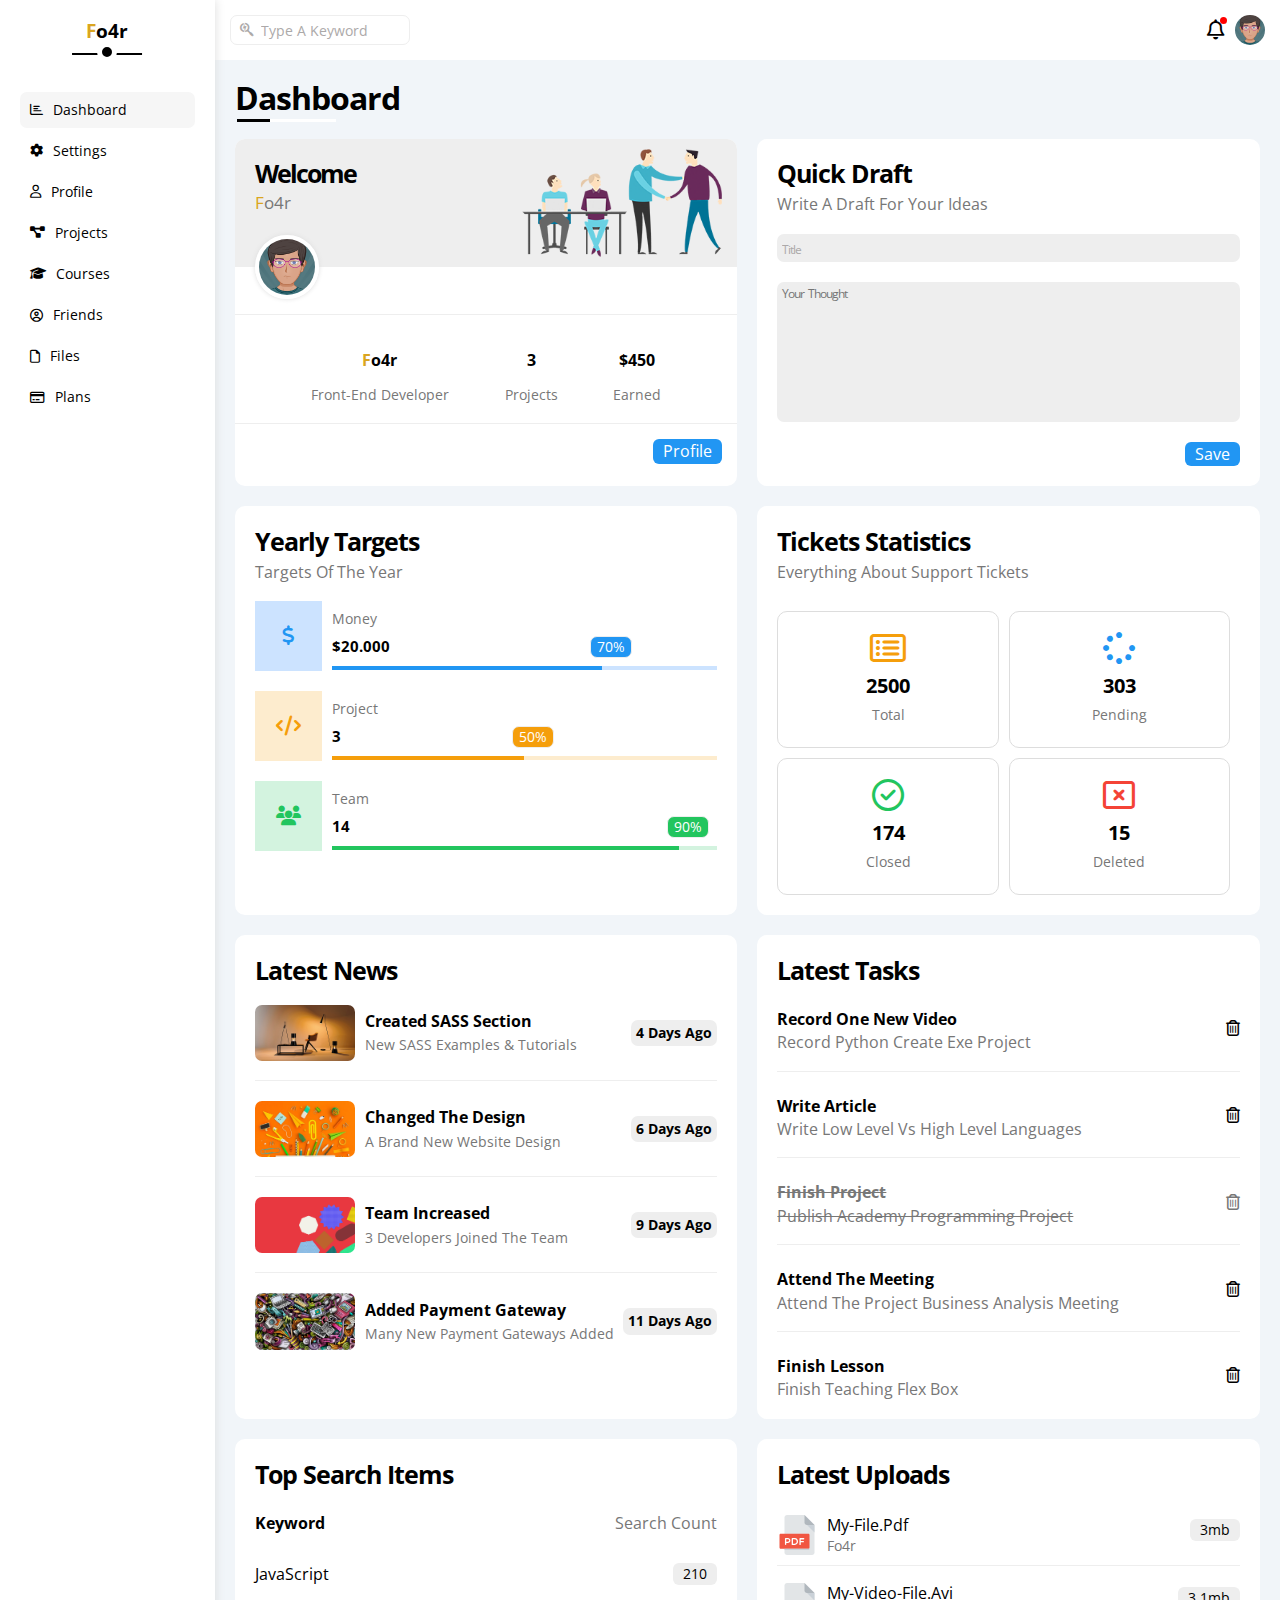
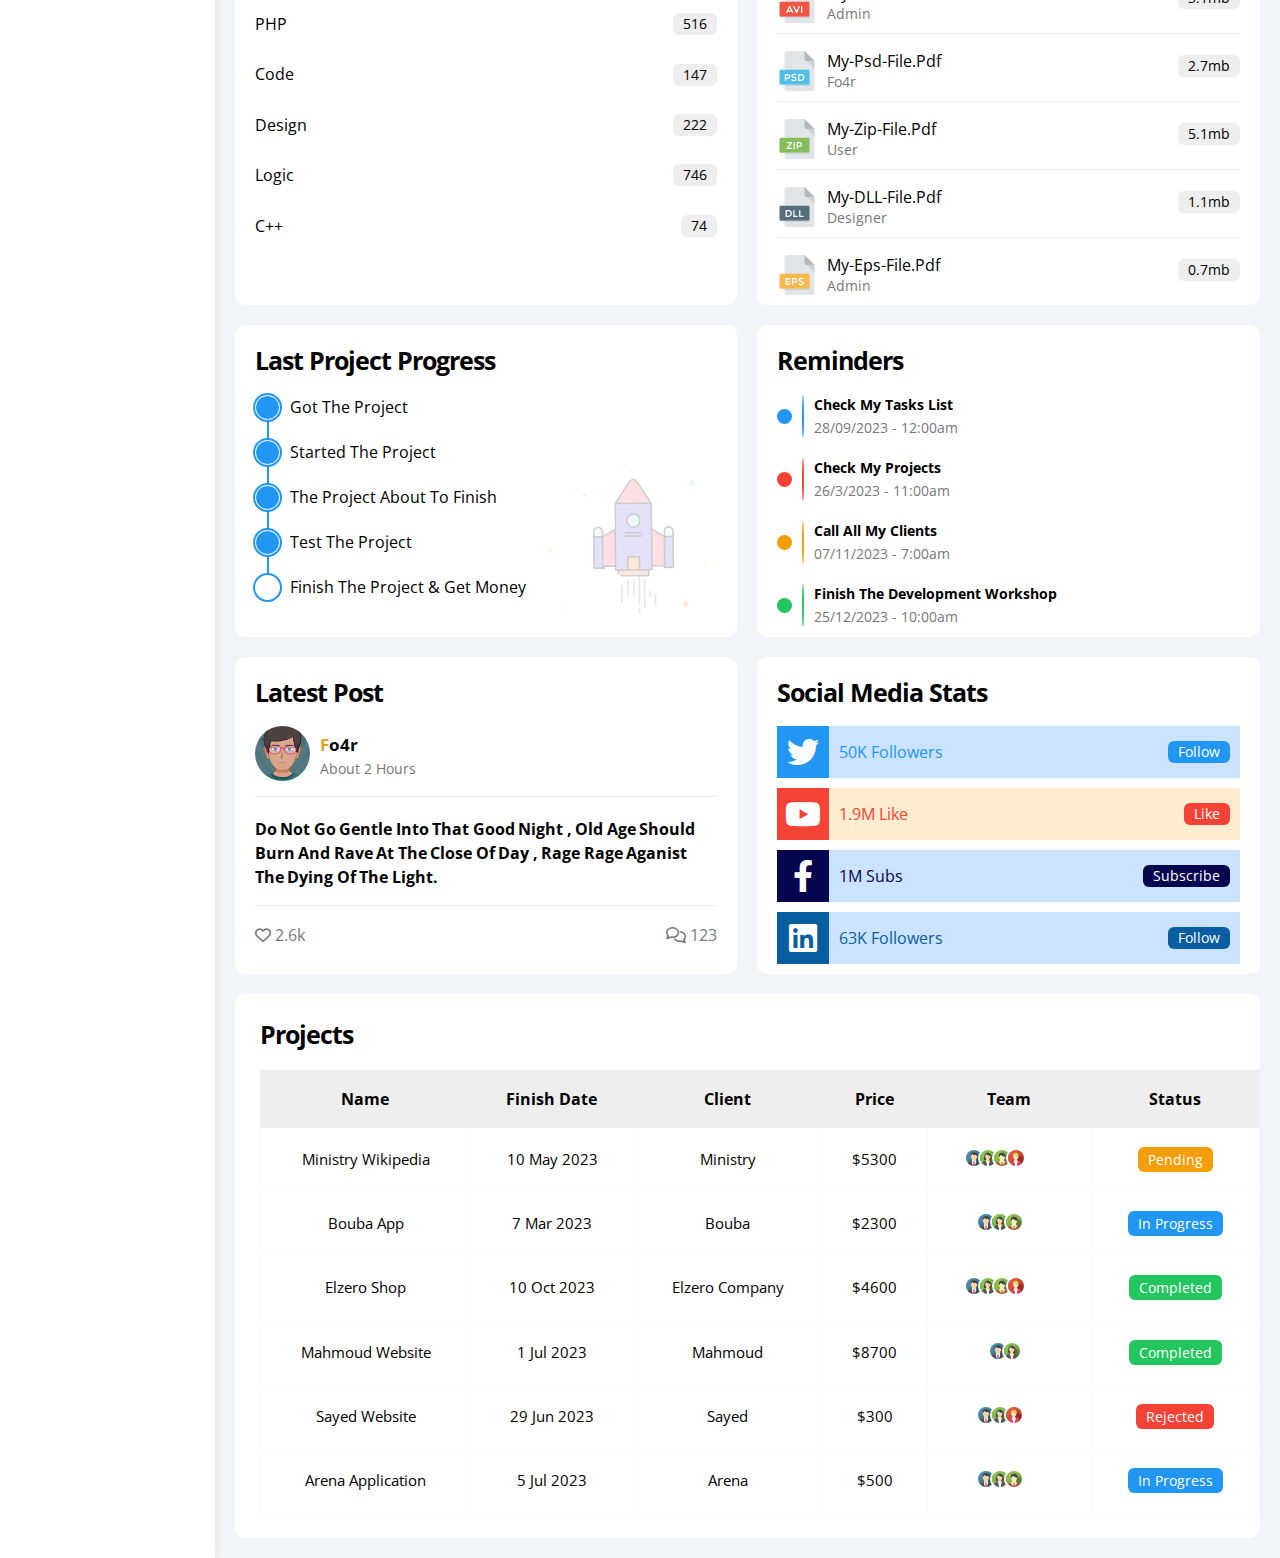
<file: index.html>
<!DOCTYPE html>
<html lang="en">

<head>
    <meta charset="UTF-8">
    <meta name="viewport" content="width=device-width, initial-scale=1.0">
    <!-- font of page -->
    <link rel="preconnect" href="https://fonts.googleapis.com">
    <link rel="preconnect" href="https://fonts.gstatic.com" crossorigin>
    <link
        href="https://fonts.googleapis.com/css2?family=Borel&family=Cairo:wght@200;700&family=Jomhuria&family=Open+Sans:wght@300;400;700&family=Work+Sans:ital,wght@0,100;0,200;0,300;0,500;0,600;0,800;1,100&display=swap"
        rel="stylesheet">
    <!-- font awesome file (library) -->
    <link rel="stylesheet" href="css/all.min.css">
    <!-- normailze file -->
    <link rel="stylesheet" href="css/normal.css">
    <!-- framwork file -->
    <link rel="stylesheet" href="css/framwork.css">
    <!-- main css file -->
    <link rel="stylesheet" href="css/main.css">

    <title>Fo4r</title>
</head>

<body>
    <!-- sidebar start -->
    <div class="page d-flex p-relt">
        <div class="sidebar bg-white p-20 p-relt">
            <h3 class="p-relt txt-c mt-0">Fo4r</h3>
            <ul>
                <li>
                    <a class="active d-flex align-center fs-14 c-black br-7 p-10" href="index.html">
                        <i class="fa-regular fa-chart-bar fa-wi mr-10"></i>
                        <span>Dashboard</span>
                    </a>
                </li>
                <li>
                    <a class="d-flex align-center fs-14 c-black br-7 p-10" href="settings.html">
                        <i class="fa-solid fa-gear fa-wi mr-10"></i>
                        <span>Settings</span>
                    </a>
                </li>
                <li>
                    <a class="d-flex align-center fs-14 c-black br-7 p-10" href="profile.html">
                        <i class="fa-regular fa-user fa-wi mr-10"></i>
                        <span>Profile</span>
                    </a>
                </li>
                <li>
                    <a class="d-flex align-center fs-14 c-black br-7 p-10" href="projects.html">
                        <i class="fa-solid fa-diagram-project fa-wi mr-10"></i>
                        <span>Projects</span>
                    </a>
                </li>
                <li>
                    <a class="d-flex align-center fs-14 c-black br-7 p-10" href="courses.html">
                        <i class="fa-solid fa-graduation-cap fa-wi mr-10"></i>
                        <span>Courses</span>
                    </a>
                </li>
                <li>
                    <a class="d-flex align-center fs-14 c-black br-7 p-10" href="friends.html">
                        <i class="fa-regular fa-circle-user fa-wi mr-10"></i>
                        <span>Friends</span>
                    </a>
                </li>
                <li>
                    <a class="d-flex align-center fs-14 c-black br-7 p-10" href="files.html">
                        <i class="fa-regular fa-file fa-wi mr-10"></i>
                        <span>Files</span>
                    </a>
                </li>
                <li>
                    <a class="d-flex align-center fs-14 c-black br-7 p-10" href="plans.html">
                        <i class="fa-regular fa-credit-card fa-wi mr-10"></i>
                        <span>Plans</span>
                    </a>
                </li>
            </ul>
        </div>
        <!-- sidebar end -->
        <div class="content full-w">
            <!-- content start -->
            <div class="head p-15 bg-white d-flex align-center space-between">
                <form class="p-relt">
                    <input class="br-7 p-5 p-relt" type="search" placeholder="type a keyword" name="search">
                </form>
                <div class="icon  p-relt"> <i class="fa-regular fa-bell"></i></div>
                <img src="photos/avatar-04.png" alt="photo">
            </div>
            <div class="main-title p-relt w-fit m-20">
                <h1 class="mt-0">Dashboard</h1>
            </div>
            <div class="box d-grid gap-20">
                <div class="box-1 br-10 bg-white">
                    <div class="top d-flex space-between bg-eee">
                        <div class="ml-20">
                            <h2 class="mb-0 fs-25">welcome</h2>
                            <p class="c-grey fs-14 ">Fo4r</p>
                        </div>
                        <img class="hide-mobile" src="photos/welcome.png" alt="photo">
                    </div>
                    <div class="avater">
                        <img class="d-block" src="photos/avatar-04.png" alt="avater">
                    </div>
                    <div class="stats d-flex align-center p-20 txt-c block-mobile ">
                        <div>
                            <p>Fo4r</p>
                            <span class="txt-c c-grey fs-14">front-end developer</span>
                        </div>
                        <div>
                            <p>3</p>
                            <span class="txt-c c-grey fs-14">projects</span>
                        </div>
                        <div>
                            <p>$450</p>
                            <span class="txt-c c-grey fs-14">earned</span>
                        </div>
                    </div>
                    <a class="bt-s d-block w-fit bg-blue c-white" href="profile.html">profile</a>
                </div>
                <div class="box-2 br-10 bg-white">
                    <div class="top ml-20 ">
                        <h2 class="fs-25 mb-0">Quick Draft</h2>
                        <p class="c-grey">Write A Draft For Your Ideas</p>
                    </div>
                    <form class="m-20">
                        <input class="d-block mb-20 full-w bg-eee p-5 br-7" type="text" placeholder="title" name="text">
                        <textarea class="d-block mb-20 full-w bg-eee p-5 br-7" placeholder="your thought"
                            name="thought"></textarea>
                        <input class="bg-blue c-white bt-s d-block" type="submit" value="save">
                    </form>
                </div>
                <div class="box-3 bg-white br-10">
                    <div class="top ml-20 ">
                        <h2 class="fs-25 mb-0">Yearly Targets</h2>
                        <p class="c-grey">Targets Of The Year</p>
                    </div>
                    <div class="content m-20 d-flex ">
                        <div class="cl-1 p-relt">
                            <i class="fa-solid fa-dollar-sign"></i>
                        </div>
                        <div class="full-w ml-10">
                            <p class="fs-14 c-grey">money</p>
                            <span>$20.000</span>
                            <div class=" progress-1 bg-eee p-relt"></div>
                        </div>
                    </div>
                    <div class="content m-20 d-flex ">
                        <div class="cl-2 p-relt">
                            <i class="fa-solid fa-code"></i>
                        </div>
                        <div class="full-w ml-10">
                            <p class="fs-14 c-grey">project</p>
                            <span>3</span>
                            <div class=" progress-2 bg-eee p-relt"></div>
                        </div>
                    </div>
                    <div class="content m-20 d-flex ">
                        <div class="cl-3 p-relt">
                            <i class="fa-solid fa-users"></i>
                        </div>
                        <div class="full-w ml-10">
                            <p class="fs-14 c-grey">team</p>
                            <span>14</span>
                            <div class=" progress-3 bg-eee p-relt"></div>
                        </div>
                    </div>
                </div>
                <div class="box-4 bg-white br-10">
                    <div class="top ml-20 ">
                        <h2 class="fs-25 mb-0">Tickets Statistics</h2>
                        <p class="c-grey">Everything About Support Tickets</p>
                    </div>
                    <div class="cont d-grid m-20 block-mobile">
                        <div class="cont-1 p-relt txt-c br-10">
                            <i class="fa-regular fa-rectangle-list fa-2x c-orange"></i>
                            <span class="d-block fs-20">2500</span>
                            <p class="fs-14 c-grey">total</p>
                        </div>
                        <div class="cont-1 p-relt txt-c br-10">
                            <i class="fa-solid fa-spinner fa-2x c-blue"></i>
                            <span class="d-block fs-20">303</span>
                            <p class="fs-14 c-grey">pending</p>
                        </div>
                        <div class="cont-1 p-relt txt-c br-10">
                            <i class="fa-regular fa-circle-check fa-2x c-green"></i>
                            <span class="d-block fs-20 ">174</span>
                            <p class="fs-14 c-grey">closed</p>
                        </div>
                        <div class="cont-1 p-relt txt-c br-10">
                            <i class="fa-regular fa-rectangle-xmark fa-2x c-red"></i>
                            <span class="d-block fs-20">15</span>
                            <p class="fs-14 c-grey">deleted</p>
                        </div>
                    </div>
                </div>
                <div class="box-5 bg-white br-10">
                    <div class="top ml-20 ">
                        <h2 class="fs-25 mb-0">Latest News</h2>
                    </div>
                    <div class="cont-1 p-relt p-20 mt-0 mb-0 d-flex align-center m-20 block-mobile">
                        <img class="br-7" src="photos/news-01.png" alt="photo">
                        <div class="info ml-10">
                            <p class="f-weight">Created SASS Section</p>
                            <span class="fs-14 c-grey">New SASS Examples & Tutorials</span>
                        </div>
                        <div class="time w-fit bg-eee fs-14 p-5 br-7 f-weight">4 days ago</div>
                    </div>
                    <div class="cont-1 p-relt p-20 mt-0 mb-0 d-flex align-center m-20 block-mobile">
                        <img class="br-7" src="photos/news-02.png" alt="photo">
                        <div class="info ml-10">
                            <p class="f-weight">Changed The Design</p>
                            <span class="fs-14 c-grey">A Brand New Website Design</span>
                        </div>
                        <div class="time w-fit bg-eee fs-14 p-5 br-7 f-weight">6 days ago</div>
                    </div>
                    <div class="cont-1 p-relt p-20 mt-0 mb-0 d-flex align-center m-20 block-mobile">
                        <img class="br-7" src="photos/news-03.png" alt="photo">
                        <div class="info ml-10">
                            <p class="f-weight">Team Increased</p>
                            <span class="fs-14 c-grey">3 Developers Joined The Team</span>
                        </div>
                        <div class="time w-fit bg-eee fs-14 p-5 br-7 f-weight">9 days ago</div>
                    </div>
                    <div class="cont-1 p-relt p-20 mt-0 mb-0 d-flex align-center m-20 block-mobile">
                        <img class="br-7" src="photos/news-04.png" alt="photo">
                        <div class="info ml-10">
                            <p class="f-weight">Added Payment Gateway</p>
                            <span class="fs-14 c-grey">Many New Payment Gateways Added</span>
                        </div>
                        <div class="time w-fit bg-eee fs-14 p-5 br-7 f-weight">11 days ago</div>
                    </div>
                </div>
                <div class="box-6 bg-white br-10">
                    <div class="top ml-20 ">
                        <h2 class="fs-25 mb-0">Latest Tasks</h2>
                    </div>
                    <div class="cont-1 d-flex align-center m-20 mb-0 mt-0 p-20 p-relt">
                        <div class="info">
                            <p class="f-weight mt-0">Record One New Video</p>
                            <span class="c-grey">Record Python Create Exe Project</span>
                        </div>
                        <i class="fa-regular fa-trash-can delete"></i>
                    </div>
                    <div class="cont-1 d-flex align-center m-20 mt-0 mb-0 p-20 p-relt">
                        <div class="info">
                            <p class="f-weight mt-0">Write Article</p>
                            <span class="c-grey">Write Low Level vs High Level Languages</span>
                        </div>
                        <i class="fa-regular fa-trash-can delete"></i>
                    </div>
                    <div class="cont-1 d-flex align-center m-20 mt-0 mb-0 p-20 p-relt">
                        <div class="info">
                            <del class="c-grey">
                                <p class="f-weight mt-0">Finish Project</p>
                                <span class="c-grey">Publish Academy Programming Project</span>
                            </del>
                        </div>
                        <i class="fa-regular fa-trash-can c-grey"></i>
                    </div>
                    <div class="cont-1 d-flex align-center m-20 mb-0 mt-0 p-20 p-relt">
                        <div class="info">
                            <p class="f-weight mt-0">Attend The Meeting</p>
                            <span class="c-grey">Attend The Project Business Analysis Meeting</span>
                        </div>
                        <i class="fa-regular fa-trash-can delete"></i>
                    </div>
                    <div class="cont-1 d-flex align-center m-20 mb-0 mt-0 p-20 p-relt">
                        <div class="info">
                            <p class="f-weight mt-0">Finish Lesson</p>
                            <span class="c-grey">Finish Teaching Flex Box</span>
                        </div>
                        <i class="fa-regular fa-trash-can delete"></i>
                    </div>

                </div>
                <div class="box-7 bg-white br-10">
                    <div class="top ml-20 ">
                        <h2 class="fs-25 mb-0">Top Search Items</h2>
                    </div>
                    <div class="cont-1 d-flex align-center space-between m-20 mt-10 mb-0">
                        <p class="f-weight">Keyword</p>
                        <span class="c-grey">Search Count</span>
                    </div>
                    <div class="cont-1 d-flex space-between align-center m-20 mt-0 mb-0">
                        <p>JavaScript</p>
                        <span class="time fs-14 br-7 bt-s bg-eee">210</span>
                    </div>
                    <div class="cont-1 d-flex space-between align-center m-20 mt-0 mb-0">
                        <p>PHP</p>
                        <span class="time fs-14 br-7 bt-s bg-eee">516</span>
                    </div>
                    <div class="cont-1 d-flex space-between align-center m-20 mt-0 mb-0">
                        <p>Code</p>
                        <span class="time fs-14 br-7 bt-s bg-eee">147</span>
                    </div>
                    <div class="cont-1 d-flex space-between align-center m-20 mt-0 mb-0">
                        <p>Design</p>
                        <span class="time fs-14 br-7 bt-s bg-eee">222</span>
                    </div>
                    <div class="cont-1 d-flex space-between align-center m-20 mt-0 mb-0">
                        <p>Logic</p>
                        <span class="time fs-14 br-7 bt-s bg-eee">746</span>
                    </div>
                    <div class="cont-1 d-flex space-between align-center m-20 mt-0 mb-0">
                        <p>C++</p>
                        <span class="time fs-14 br-7 bt-s bg-eee">74</span>
                    </div>
                </div>
                <div class="box-8 bg-white br-10">
                    <div class="top ml-20 ">
                        <h2 class="fs-25 mb-0">Latest Uploads</h2>
                    </div>
                    <div class="cont-1 d-flex align-center m-20 mt-10 mb-0">
                        <img class="mr-10 mt-10" src="photos/pdf.svg" alt="photo">
                        <div class="info">
                            <p class="mb-0 mt-10">my-file.pdf</p>
                            <span class="fs-14 c-grey">Fo4r</span>
                        </div>
                        <div class="size bg-eee bt-s fs-14">3mb</div>
                    </div>
                    <div class="cont-1 d-flex align-center m-20 mt-0 mb-0">
                        <img class="mr-10 mt-10" src="photos/avi.svg" alt="photo">
                        <div class="info">
                            <p class="mb-0 mt-10">My-Video-File.avi</p>
                            <span class="fs-14 c-grey">Admin</span>
                        </div>
                        <div class="size bg-eee bt-s fs-14">3.1mb</div>
                    </div>
                    <div class="cont-1 d-flex align-center m-20 mt-0 mb-0">
                        <img class="mr-10 mt-10" src="photos/psd.svg" alt="photo">
                        <div class="info">
                            <p class="mb-0 mt-10">My-Psd-File.pdf</p>
                            <span class="fs-14 c-grey">Fo4r</span>
                        </div>
                        <div class="size bg-eee bt-s fs-14">2.7mb</div>
                    </div>
                    <div class="cont-1 d-flex align-center m-20 mt-0 mb-0">
                        <img class="mr-10 mt-10" src="photos/zip.svg" alt="photo">
                        <div class="info">
                            <p class="mb-0 mt-10">My-Zip-File.pdf</p>
                            <span class="fs-14 c-grey">user</span>
                        </div>
                        <div class="size bg-eee bt-s fs-14">5.1mb</div>
                    </div>
                    <div class="cont-1 d-flex align-center m-20 mt-0 mb-0">
                        <img class="mr-10 mt-10" src="photos/dll.svg" alt="photo">
                        <div class="info">
                            <p class="mb-0 mt-10">My-DLL-File.pdf</p>
                            <span class="fs-14 c-grey">designer</span>
                        </div>
                        <div class="size bg-eee bt-s fs-14">1.1mb</div>
                    </div>
                    <div class="cont-1 d-flex align-center m-20 mt-0 mb-0">
                        <img class="mr-10 mt-10" src="photos/eps.svg" alt="photo">
                        <div class="info">
                            <p class="mb-0 mt-10">My-Eps-File.pdf</p>
                            <span class="fs-14 c-grey">Admin</span>
                        </div>
                        <div class="size bg-eee bt-s fs-14">0.7mb</div>
                    </div>
                </div>
                <div class="box-9 bg-white br-10 p-relt">
                    <div class="top ml-20 ">
                        <h2 class="fs-25 mb-0">Last Project Progress</h2>
                    </div>
                    <ul class="cont-1 p-relt m-20 mt-10 mb-0">
                        <li class="d-flex align-center mt-20 mb-20">
                            <span class="circle-25 bg-blue "></span>
                            <span class="ml-10"> Got The Project</span>
                        </li>
                        <li class="d-flex align-center mt-20 mb-20">
                            <span class="circle-25 bg-blue "></span>
                            <span class="ml-10"> Started The Project</span>
                        </li>
                        <li class="d-flex align-center mt-20 mb-20">
                            <span class="circle-25 bg-blue "></span>
                            <span class="ml-10"> The Project About To Finish</span>
                        </li>
                        <li class="d-flex align-center mt-20 mb-20">
                            <span class=" lighting circle-25 bg-blue "></span>
                            <span class=" ml-10 "> Test The Project</span>
                        </li>
                        <li class="d-flex align-center mt-20 mb-20">
                            <span class="circle-25"></span>
                            <span class="ml-10"> Finish The Project & Get Money</span>
                        </li>
                    </ul>
                    <img src="photos/project.png" alt="photo">
                </div>
                <div class="box-10 bg-white br-10">
                    <div class="top ml-20 ">
                        <h2 class="fs-25 mb-0">Reminders</h2>
                    </div>
                    <div class="cont-1 d-flex align-center m-20 mt-10 mb-10">
                        <span class="circle-15 bg-blue mr-10 mt-10"></span>
                        <span class="wall bg-blue circle-15 mt-10 mr-10"></span>
                        <div class="info">
                            <p class="f-weight fs-14 mt-10">Check My Tasks List</p>
                            <span class="fs-14 c-grey">28/09/2023 - 12:00am</span>
                        </div>
                    </div>
                    <div class="cont-1 d-flex align-center m-20 mt-0 mb-10">
                        <span class="circle-15 bg-red mr-10 mt-10"></span>
                        <span class="wall bg-red circle-15 mt-10 mr-10"></span>
                        <div class="info">
                            <p class="f-weight fs-14 mt-10">Check My Projects</p>
                            <span class="fs-14 c-grey">26/3/2023 - 11:00am</span>
                        </div>
                    </div>
                    <div class="cont-1 d-flex align-center m-20 mt-0 mb-10">
                        <span class="circle-15 bg-orange mr-10 mt-10"></span>
                        <span class="wall bg-orange circle-15 mt-10 mr-10"></span>
                        <div class="info p-relt">
                            <p class="f-weight fs-14 mt-10">Call All My Clients</p>
                            <span class="fs-14 c-grey">07/11/2023 - 7:00am</span>
                        </div>
                    </div>
                    <div class="cont-1 d-flex align-center m-20 mt-0 mb-10">
                        <span class="circle-15 bg-green mr-10 mt-10"></span>
                        <span class="wall bg-green circle-15 mt-10 mr-10"></span>
                        <div class="info p-relt">
                            <p class="f-weight fs-14 mt-10">Finish The Development Workshop</p>
                            <span class="fs-14 c-grey">25/12/2023 - 10:00am</span>
                        </div>
                    </div>
                </div>
                <div class="box-11 bg-white br-10">
                    <div class="top ml-20 ">
                        <h2 class="fs-25 mb-0">Latest Post</h2>
                    </div>
                    <div class="account d-flex align-center m-20">
                        <img src="photos/avatar-04.png" alt="photo">
                        <div class="info ml-10">
                            <p class="f-weight">Fo4r</p>
                            <span class="c-grey fs-14">about 2 hours</span>
                        </div>
                    </div>
                    <div class="post m-20">
                        <p class="f-weight">do not go gentle into that good night , old age should burn and rave at the
                            close of day ,
                            rage rage aganist the dying of the light.
                        </p>
                    </div>
                    <div class="inter between-flex m-20">
                        <div class="like">
                            <i class="fa-regular fa-heart c-grey"></i>
                            <span class="c-grey">2.6k</span>
                        </div>
                        <div class="comment">
                            <i class="fa-regular fa-comments c-grey"></i>
                            <span class="c-grey">123</span>
                        </div>
                    </div>
                </div>
                <div class="box-12 bg-white br-10">
                    <div class="top ml-20 ">
                        <h2 class="fs-25 mb-0">Social Media Stats</h2>
                    </div>
                    <div class="cont-1 d-flex align-center m-20 bg-t-blue">
                        <div class="squ-52 bg-blue">
                            <i class="fa-brands fa-twitter fa-2x c-white"></i>
                        </div>
                        <p class="ml-10 c-blue">50K Followers</p>
                        <a class="bt-s bg-blue c-white mr-10 fs-14" href="#">follow</a>
                    </div>
                    <div class="cont-1 d-flex align-center m-20 bg-t-red">
                        <div class="squ-52 bg-red">
                            <i class="fa-brands fa-youtube fa-2x c-white"></i>
                        </div>
                        <p class="ml-10 c-red">1.9M Like</p>
                        <a class="bt-s bg-red c-white mr-10 fs-14" href="#">like</a>
                    </div>
                    <div class="cont-1 d-flex align-center m-20 bg-t-blue">
                        <div class="squ-52 bg-blue60">
                            <i class="fa-brands fa-facebook-f fa-2x c-white"></i>
                        </div>
                        <p class="ml-10 c-blue60">1M Subs</p>
                        <a class="bt-s bg-blue60 c-white mr-10 fs-14" href="#">subscribe</a>
                    </div>
                    <div class="cont-1 d-flex align-center m-20 bg-t-blue">
                        <div class="squ-52 bg-blue-alt">
                            <i class="fa-brands fa-linkedin fa-2x c-white"></i>
                        </div>
                        <p class="ml-10 c-blue-alt">63K Followers</p>
                        <a class="bt-s bg-blue-alt c-white mr-10 fs-14" href="#">follow</a>
                    </div>
                </div>
            </div>
            <div class="box-13 bg-white br-10 m-20 p-5">
                <div class="top ml-20 mt-0 ">
                    <h2 class="fs-25">Projects</h2>
                </div>
                <div class="table m-20">
                    <table class="full-w">
                        <thead>
                            <tr class="bg-eee">
                                <th class="">Name</th>
                                <th class=""> Finish Date</th>
                                <th class=""> Client</th>
                                <th class="">Price</th>
                                <th class="">Team</th>
                                <th class=""> Status</th>
                            </tr>
                        </thead>
                        <tbody>
                            <tr class="">
                                <td>Ministry Wikipedia</td>
                                <td> 10 May 2023</td>
                                <td>Ministry</td>
                                <td> $5300</td>
                                <td>
                                    <img src="photos/team-01.png" alt="photo">
                                    <img src="photos/team-02.png" alt="photo">
                                    <img src="photos/team-03.png" alt="photo">
                                    <img src="photos/team-05.png" alt="photo">
                                </td>
                                <td class="fs-14">
                                    <span class="bt-s fs-14 c-white bg-orange">Pending</span>
                                </td>
                            </tr>
                            <tr class="">
                                <td>Bouba App</td>
                                <td> 7 mar 2023</td>
                                <td>Bouba</td>
                                <td> $2300</td>
                                <td>
                                    <img src="photos/team-01.png" alt="photo">
                                    <img src="photos/team-02.png" alt="photo">
                                    <img src="photos/team-03.png" alt="photo">
                                </td>
                                <td class="fs-14">
                                    <span class="bt-s fs-14 c-white bg-blue">In progress</span>
                                </td>
                            </tr>
                            <tr class="">
                                <td>Elzero Shop</td>
                                <td> 10 oct 2023</td>
                                <td> Elzero Company</td>
                                <td> $4600</td>
                                <td>
                                    <img src="photos/team-01.png" alt="photo">
                                    <img src="photos/team-02.png" alt="photo">
                                    <img src="photos/team-03.png" alt="photo">
                                    <img src="photos/team-05.png" alt="photo">
                                </td>
                                <td class="fs-14">
                                    <span class="bt-s fs-14 c-white bg-green">Completed</span>
                                </td>
                            </tr>
                            <tr class="">
                                <td>Mahmoud Website</td>
                                <td> 1 jul 2023</td>
                                <td>Mahmoud</td>
                                <td> $8700</td>
                                <td>
                                    <img src="photos/team-01.png" alt="photo">
                                    <img src="photos/team-02.png" alt="photo">
                                </td>
                                <td class="fs-14">
                                    <span class="bt-s fs-14 c-white bg-green">Completed</span>
                                </td>
                            </tr>
                            <tr class="">
                                <td>Sayed Website</td>
                                <td> 29 jun 2023</td>
                                <td>Sayed</td>
                                <td> $300</td>
                                <td>
                                    <img src="photos/team-01.png" alt="photo">
                                    <img src="photos/team-02.png" alt="photo">
                                    <img src="photos/team-05.png" alt="photo">
                                </td>
                                <td class="fs-14">
                                    <span class="bt-s fs-14 c-white bg-red">Rejected</span>
                                </td>
                            </tr>
                            <tr class="">
                                <td>Arena Application</td>
                                <td> 5 jul 2023</td>
                                <td>Arena</td>
                                <td> $500</td>
                                <td>
                                    <img src="photos/team-01.png" alt="photo">
                                    <img src="photos/team-02.png" alt="photo">
                                    <img src="photos/team-03.png" alt="photo">
                                </td>
                                <td class="fs-14">
                                    <span class="bt-s fs-14 c-white bg-blue">in progress</span>
                                </td>
                            </tr>

                        </tbody>
                    </table>
                </div>
            </div>
        </div>
    </div>
    <!-- content end -->
</body>

</html>
</file>
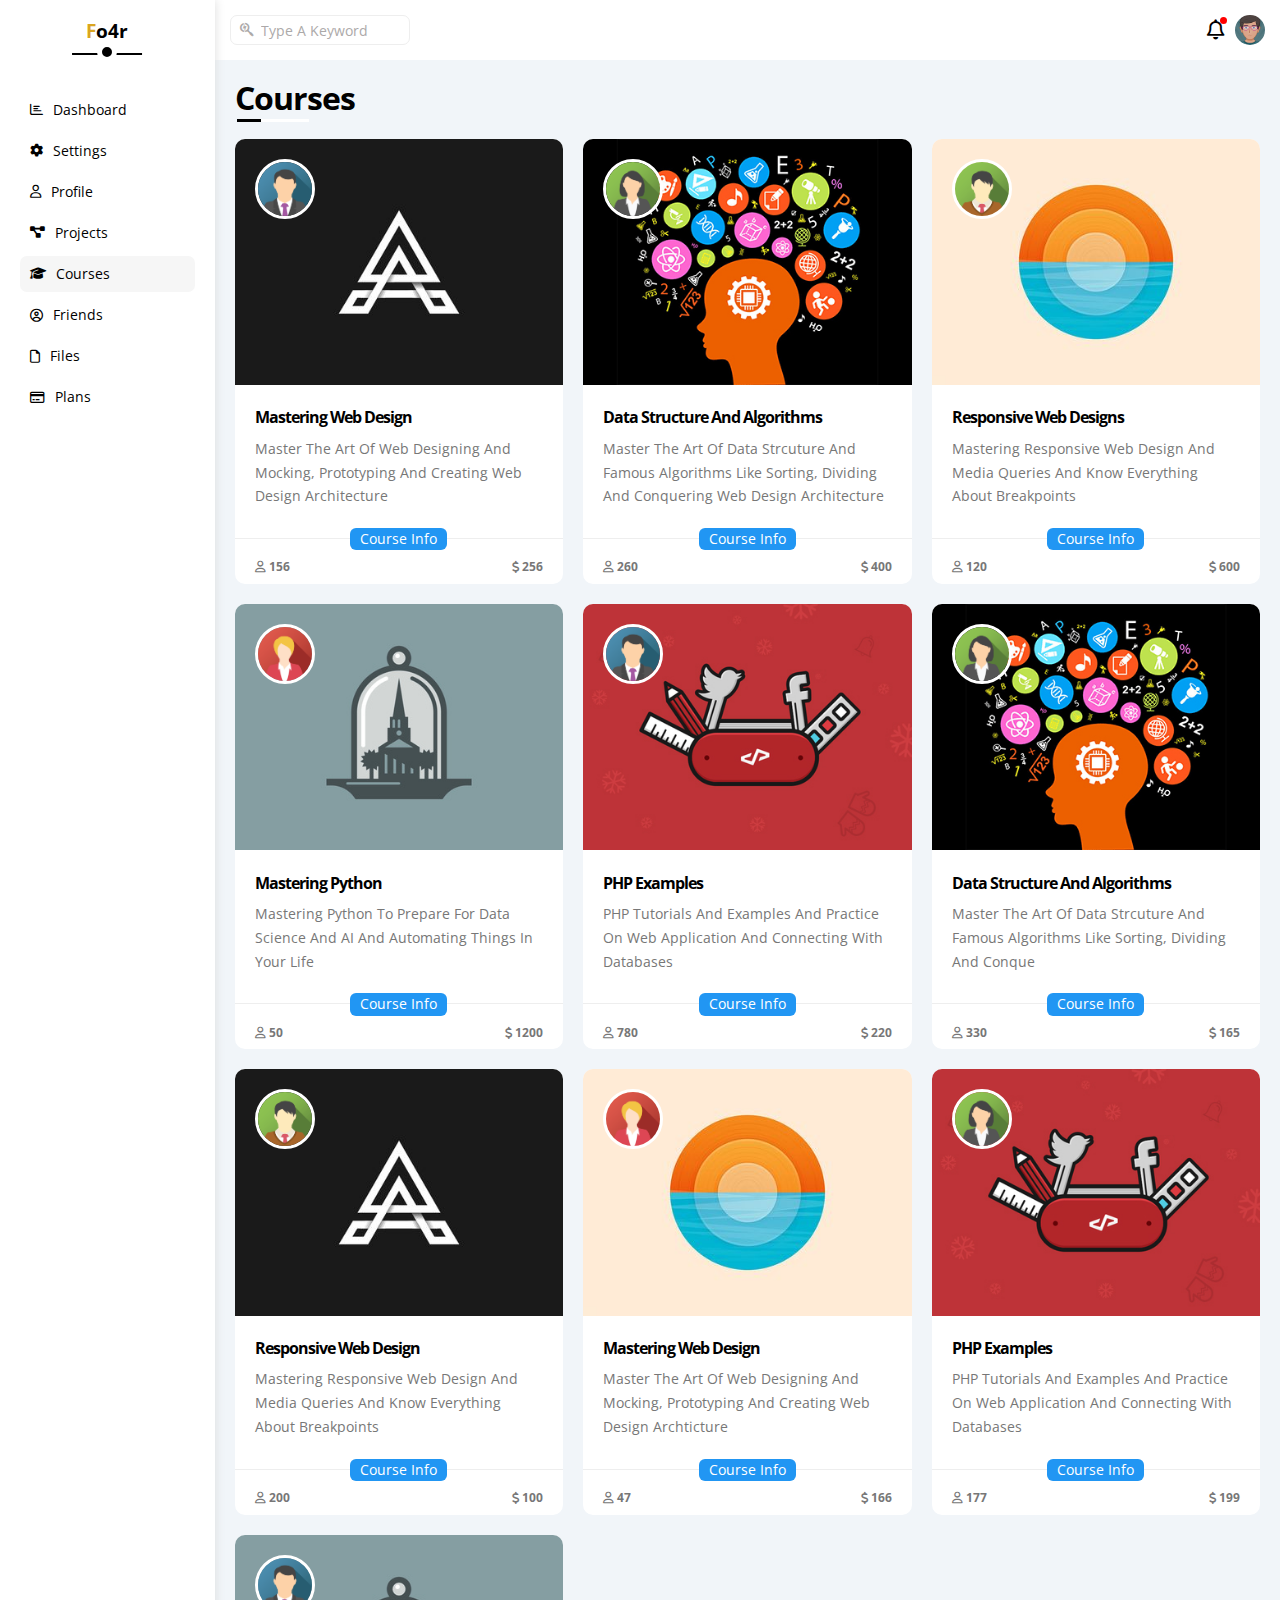
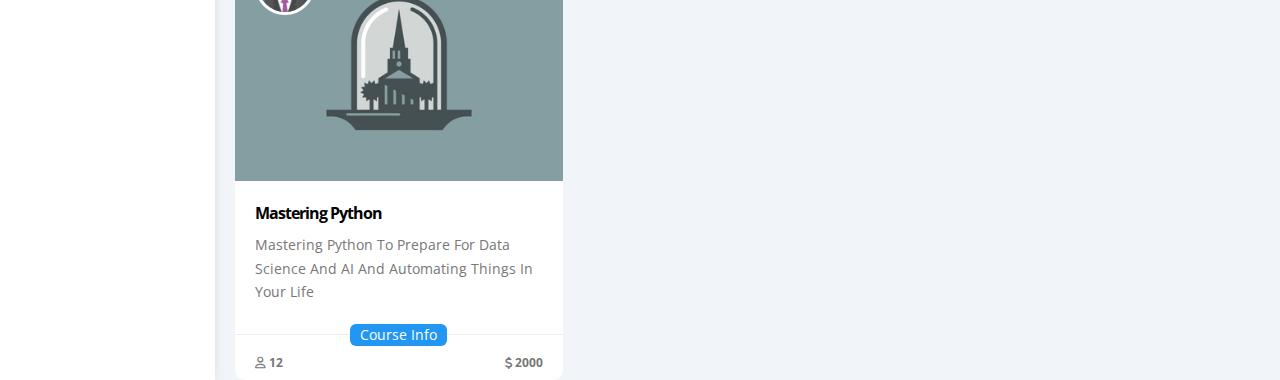
<file: courses.html>
<!DOCTYPE html>
<html lang="en">

<head>
    <meta charset="UTF-8">
    <meta name="viewport" content="width=device-width, initial-scale=1.0">
    <!-- font of page -->
    <link rel="preconnect" href="https://fonts.googleapis.com">
    <link rel="preconnect" href="https://fonts.gstatic.com" crossorigin>
    <link
        href="https://fonts.googleapis.com/css2?family=Borel&family=Cairo:wght@200;700&family=Jomhuria&family=Open+Sans:wght@300;400;700&family=Work+Sans:ital,wght@0,100;0,200;0,300;0,500;0,600;0,800;1,100&display=swap"
        rel="stylesheet">
    <!-- font awesome file (library) -->
    <link rel="stylesheet" href="css/all.min.css">
    <!-- normailze file -->
    <link rel="stylesheet" href="css/normal.css">
    <!-- framwork file -->
    <link rel="stylesheet" href="css/framwork.css">
    <!-- main css file -->
    <link rel="stylesheet" href="css/main.css">
    <title>F4-Courses</title>
</head>

<body>
    <!-- sidebar start -->
    <div class="page d-flex p-relt">
        <div class="sidebar bg-white p-20 p-relt">
            <h3 class="p-relt txt-c mt-0">Fo4r</h3>
            <ul>
                <li>
                    <a class="d-flex align-center fs-14 c-black br-7 p-10" href="index.html">
                        <i class="fa-regular fa-chart-bar fa-wi mr-10"></i>
                        <span>Dashboard</span>
                    </a>
                </li>
                <li>
                    <a class="d-flex align-center fs-14 c-black br-7 p-10" href="settings.html">
                        <i class="fa-solid fa-gear fa-wi mr-10"></i>
                        <span>Settings</span>
                    </a>
                </li>
                <li>
                    <a class=" d-flex align-center fs-14 c-black br-7 p-10" href="profile.html">
                        <i class="fa-regular fa-user fa-wi mr-10"></i>
                        <span>Profile</span>
                    </a>
                </li>
                <li>
                    <a class="  d-flex align-center fs-14 c-black br-7 p-10" href="projects.html">
                        <i class="fa-solid fa-diagram-project fa-wi mr-10"></i>
                        <span>Projects</span>
                    </a>
                </li>
                <li>
                    <a class="active d-flex align-center fs-14 c-black br-7 p-10" href="courses.html">
                        <i class="fa-solid fa-graduation-cap fa-wi mr-10"></i>
                        <span>Courses</span>
                    </a>
                </li>
                <li>
                    <a class="d-flex align-center fs-14 c-black br-7 p-10" href="friends.html">
                        <i class="fa-regular fa-circle-user fa-wi mr-10"></i>
                        <span>Friends</span>
                    </a>
                </li>
                <li>
                    <a class="d-flex align-center fs-14 c-black br-7 p-10" href="files.html">
                        <i class="fa-regular fa-file fa-wi mr-10"></i>
                        <span>Files</span>
                    </a>
                </li>
                <li>
                    <a class="d-flex align-center fs-14 c-black br-7 p-10" href="plans.html">
                        <i class="fa-regular fa-credit-card fa-wi mr-10"></i>
                        <span>Plans</span>
                    </a>
                </li>
            </ul>
        </div>
        <!-- sidebar end -->
        <div class="content full-w">
            <!-- content start -->
            <div class="head p-15 bg-white d-flex align-center space-between">
                <form class="p-relt">
                    <input class="br-7 p-5 p-relt" type="search" placeholder="type a keyword" name="search">
                </form>
                <div class="icon  p-relt"> <i class="fa-regular fa-bell"></i></div>
                <img src="photos/avatar-04.png" alt="photo">
            </div>
            <div class="main-title p-relt w-fit m-20">
                <h1 class="mt-0">Courses</h1>
            </div>
            <div class="courses-page d-grid gap-20">
                <div class="course-1 bg-white br-10 p-relt">
                    <div>
                        <img class="course-photo" src="photos/course-01.jpg" alt="photo">
                        <img class="course-av-photo" src="photos/team-01.png" alt="photo">
                    </div>
                    <div class="info m-20">
                        <p class="f-weight mb-10">Mastering Web Design</p>
                        <p class="fs-14 c-grey mt-10">Master The Art Of Web Designing And Mocking, Prototyping And
                            Creating Web Design Architecture
                        </p>
                    </div>
                    <div class="button bt-s bg-blue fs-14 w-fit c-white"> course info </div>
                    <div class="stats between-flex m-20 mr-20 ml-20 mt-10 mb-10">
                        <div class="fs-12 f-weight c-grey">
                            <i class="fa-regular fa-user"></i>
                            <span>156</span>
                        </div>
                        <div class="fs-12 f-weight c-grey">
                            <i class="fa-solid fa-dollar-sign"></i>
                            <span>256</span>
                        </div>
                    </div>
                </div>
                <div class="course-1 bg-white br-10 p-relt">
                    <div>
                        <img class="course-photo" src="photos/course-02.jpg" alt="photo">
                        <img class="course-av-photo" src="photos/team-02.png" alt="photo">
                    </div>
                    <div class="info m-20">
                        <p class="f-weight mb-10">Data Structure And Algorithms</p>
                        <p class="fs-14 c-grey mt-10">Master The Art Of Data Strcuture And Famous Algorithms Like
                            Sorting, Dividing And Conquering Web Design Architecture
                        </p>
                    </div>
                    <div class="button bt-s bg-blue fs-14 w-fit c-white"> course info </div>
                    <div class="stats between-flex m-20 mr-20 ml-20 mt-10 mb-10">
                        <div class="fs-12 f-weight c-grey">
                            <i class="fa-regular fa-user"></i>
                            <span>260</span>
                        </div>
                        <div class="fs-12 f-weight c-grey">
                            <i class="fa-solid fa-dollar-sign"></i>
                            <span>400</span>
                        </div>
                    </div>
                </div>
                <div class="course-1 bg-white br-10 p-relt">
                    <div>
                        <img class="course-photo" src="photos/course-03.jpg" alt="photo">
                        <img class="course-av-photo" src="photos/team-03.png" alt="photo">
                    </div>
                    <div class="info m-20">
                        <p class="f-weight mb-10">Responsive Web Designs</p>
                        <p class="fs-14 c-grey mt-10">
                            Mastering Responsive Web Design And Media Queries And Know Everything About Breakpoints </p>
                    </div>
                    <div class="button bt-s bg-blue fs-14 w-fit c-white"> course info </div>
                    <div class="stats between-flex m-20 mr-20 ml-20 mt-10 mb-10">
                        <div class="fs-12 f-weight c-grey">
                            <i class="fa-regular fa-user"></i>
                            <span>120</span>
                        </div>
                        <div class="fs-12 f-weight c-grey">
                            <i class="fa-solid fa-dollar-sign"></i>
                            <span>600</span>
                        </div>
                    </div>
                </div>
                <div class="course-1 bg-white br-10 p-relt">
                    <div>
                        <img class="course-photo" src="photos/course-04.jpg" alt="photo">
                        <img class="course-av-photo" src="photos/team-05.png" alt="photo">
                    </div>
                    <div class="info m-20">
                        <p class="f-weight mb-10">Mastering Python</p>
                        <p class="fs-14 c-grey mt-10">
                            Mastering Python To Prepare For Data Science And AI And Automating Things in Your Life </p>
                    </div>
                    <div class="button bt-s bg-blue fs-14 w-fit c-white"> course info </div>
                    <div class="stats between-flex m-20 mr-20 ml-20 mt-10 mb-10">
                        <div class="fs-12 f-weight c-grey">
                            <i class="fa-regular fa-user"></i>
                            <span>50</span>
                        </div>
                        <div class="fs-12 f-weight c-grey">
                            <i class="fa-solid fa-dollar-sign"></i>
                            <span>1200</span>
                        </div>
                    </div>
                </div>
                <div class="course-1 bg-white br-10 p-relt">
                    <div>
                        <img class="course-photo" src="photos/course-05.jpg" alt="photo">
                        <img class="course-av-photo" src="photos/team-01.png" alt="photo">
                    </div>
                    <div class="info m-20">
                        <p class="f-weight mb-10">PHP Examples</p>
                        <p class="fs-14 c-grey mt-10">
                            PHP Tutorials And Examples And Practice On Web Application And Connecting With Databases
                        </p>
                    </div>
                    <div class="button bt-s bg-blue fs-14 w-fit c-white"> course info </div>
                    <div class="stats between-flex m-20 mr-20 ml-20 mt-10 mb-10">
                        <div class="fs-12 f-weight c-grey">
                            <i class="fa-regular fa-user"></i>
                            <span>780</span>
                        </div>
                        <div class="fs-12 f-weight c-grey">
                            <i class="fa-solid fa-dollar-sign"></i>
                            <span>220</span>
                        </div>
                    </div>
                </div>
                <div class="course-1 bg-white br-10 p-relt">
                    <div>
                        <img class="course-photo" src="photos/course-02.jpg" alt="photo">
                        <img class="course-av-photo" src="photos/team-02.png" alt="photo">
                    </div>
                    <div class="info m-20">
                        <p class="f-weight mb-10">Data Structure And Algorithms</p>
                        <p class="fs-14 c-grey mt-10">
                            Master The Art Of Data Strcuture And Famous Algorithms Like Sorting, Dividing And Conque
                        </p>
                    </div>
                    <div class="button bt-s bg-blue fs-14 w-fit c-white"> course info </div>
                    <div class="stats between-flex m-20 mr-20 ml-20 mt-10 mb-10">
                        <div class="fs-12 f-weight c-grey">
                            <i class="fa-regular fa-user"></i>
                            <span>330</span>
                        </div>
                        <div class="fs-12 f-weight c-grey">
                            <i class="fa-solid fa-dollar-sign"></i>
                            <span>165</span>
                        </div>
                    </div>
                </div>
                <div class="course-1 bg-white br-10 p-relt">
                    <div>
                        <img class="course-photo" src="photos/course-01.jpg" alt="photo">
                        <img class="course-av-photo" src="photos/team-03.png" alt="photo">
                    </div>
                    <div class="info m-20">
                        <p class="f-weight mb-10">Responsive Web Design</p>
                        <p class="fs-14 c-grey mt-10">
                            Mastering Responsive Web Design And Media Queries And Know Everything About Breakpoints </p>
                    </div>
                    <div class="button bt-s bg-blue fs-14 w-fit c-white"> course info </div>
                    <div class="stats between-flex m-20 mr-20 ml-20 mt-10 mb-10">
                        <div class="fs-12 f-weight c-grey">
                            <i class="fa-regular fa-user"></i>
                            <span>200</span>
                        </div>
                        <div class="fs-12 f-weight c-grey">
                            <i class="fa-solid fa-dollar-sign"></i>
                            <span>100</span>
                        </div>
                    </div>
                </div>
                <div class="course-1 bg-white br-10 p-relt">
                    <div>
                        <img class="course-photo" src="photos/course-03.jpg" alt="photo">
                        <img class="course-av-photo" src="photos/team-05.png" alt="photo">
                    </div>
                    <div class="info m-20">
                        <p class="f-weight mb-10">Mastering Web Design</p>
                        <p class="fs-14 c-grey mt-10">
                            Master The Art Of Web Designing And Mocking, Prototyping And Creating Web Design Archticture
                        </p>
                    </div>
                    <div class="button bt-s bg-blue fs-14 w-fit c-white"> course info </div>
                    <div class="stats between-flex m-20 mr-20 ml-20 mt-10 mb-10">
                        <div class="fs-12 f-weight c-grey">
                            <i class="fa-regular fa-user"></i>
                            <span>47</span>
                        </div>
                        <div class="fs-12 f-weight c-grey">
                            <i class="fa-solid fa-dollar-sign"></i>
                            <span>166</span>
                        </div>
                    </div>
                </div>
                <div class="course-1 bg-white br-10 p-relt">
                    <div>
                        <img class="course-photo" src="photos/course-05.jpg" alt="photo">
                        <img class="course-av-photo" src="photos/team-02.png" alt="photo">
                    </div>
                    <div class="info m-20">
                        <p class="f-weight mb-10">PHP Examples</p>
                        <p class="fs-14 c-grey mt-10">
                            PHP Tutorials And Examples And Practice On Web Application And Connecting With Databases</p>
                    </div>
                    <div class="button bt-s bg-blue fs-14 w-fit c-white"> course info </div>
                    <div class="stats between-flex m-20 mr-20 ml-20 mt-10 mb-10">
                        <div class="fs-12 f-weight c-grey">
                            <i class="fa-regular fa-user"></i>
                            <span>177</span>
                        </div>
                        <div class="fs-12 f-weight c-grey">
                            <i class="fa-solid fa-dollar-sign"></i>
                            <span>199</span>
                        </div>
                    </div>
                </div>
                <div class="course-1 bg-white br-10 p-relt">
                    <div>
                        <img class="course-photo" src="photos/course-04.jpg" alt="photo">
                        <img class="course-av-photo" src="photos/team-01.png" alt="photo">
                    </div>
                    <div class="info m-20">
                        <p class="f-weight mb-10">Mastering Python</p>
                        <p class="fs-14 c-grey mt-10">
                            Mastering Python To Prepare For Data Science And AI And Automating Things in Your Life</p>
                    </div>
                    <div class="button bt-s bg-blue fs-14 w-fit c-white"> course info </div>
                    <div class="stats between-flex m-20 mr-20 ml-20 mt-10 mb-10">
                        <div class="fs-12 f-weight c-grey">
                            <i class="fa-regular fa-user"></i>
                            <span>12</span>
                        </div>
                        <div class="fs-12 f-weight c-grey">
                            <i class="fa-solid fa-dollar-sign"></i>
                            <span>2000</span>
                        </div>
                    </div>
                </div>
            </div>
        </div>
    </div>
    <!-- content end -->
</body>

</html>
</file>
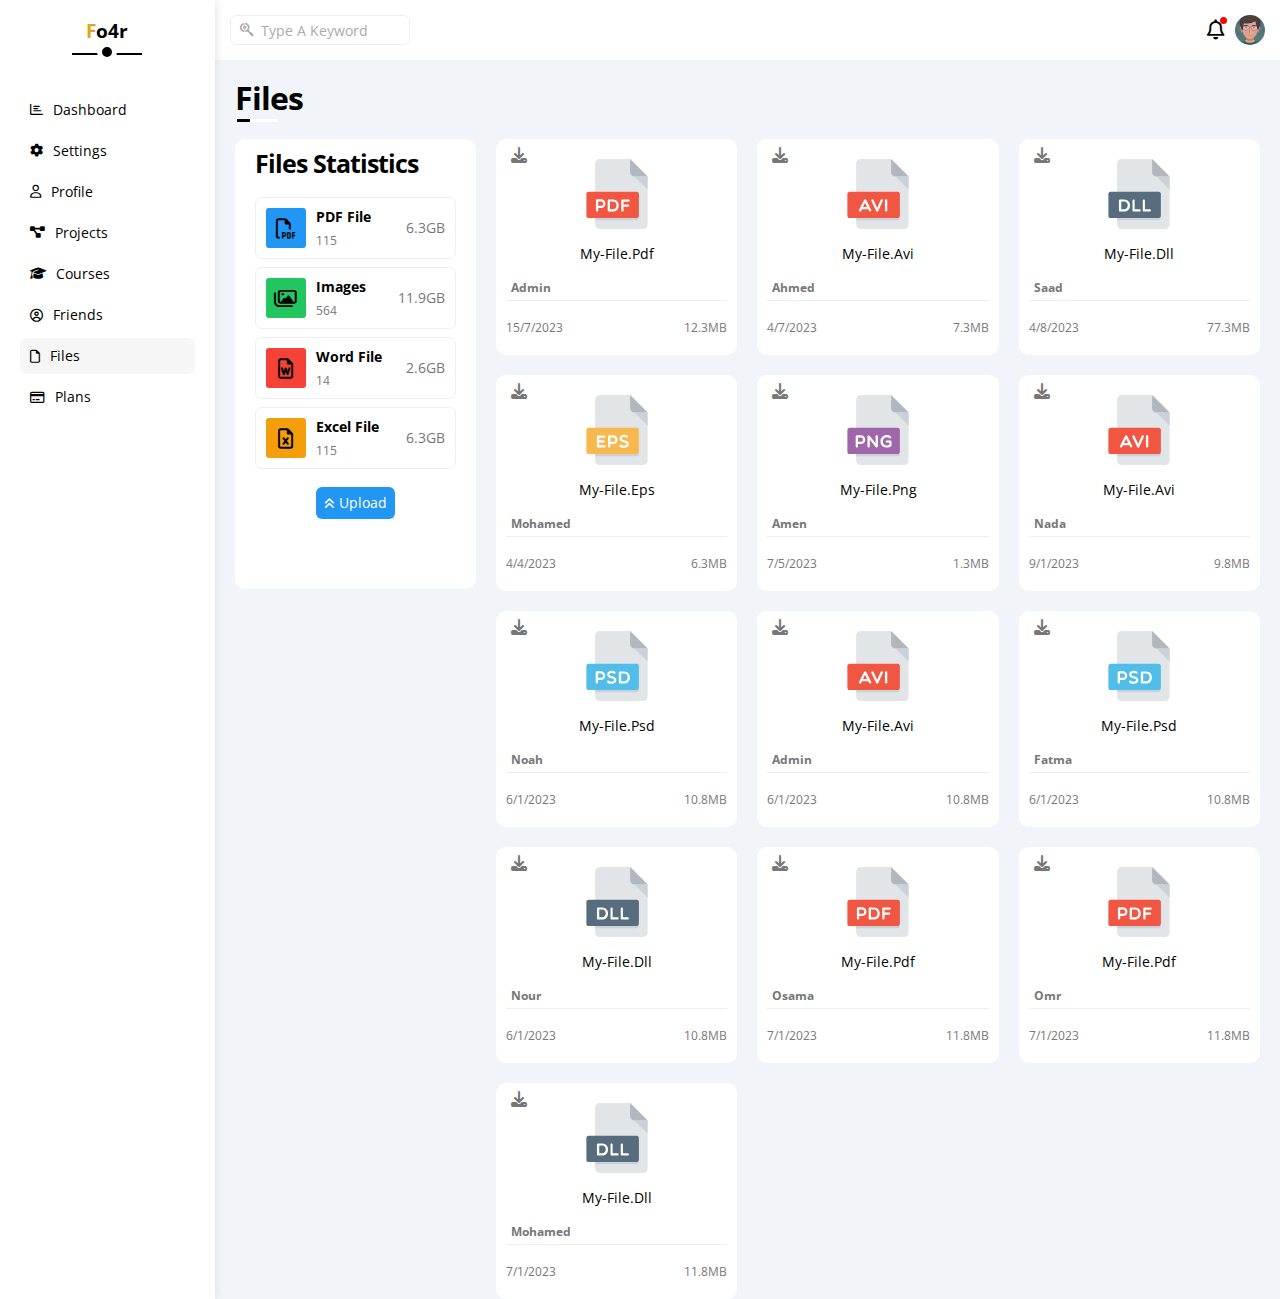
<file: files.html>
<!DOCTYPE html>
<html lang="en">

<head>
    <meta charset="UTF-8">
    <meta name="viewport" content="width=device-width, initial-scale=1.0">
    <!-- font of page -->
    <link rel="preconnect" href="https://fonts.googleapis.com">
    <link rel="preconnect" href="https://fonts.gstatic.com" crossorigin>
    <link
        href="https://fonts.googleapis.com/css2?family=Borel&family=Cairo:wght@200;700&family=Jomhuria&family=Open+Sans:wght@300;400;700&family=Work+Sans:ital,wght@0,100;0,200;0,300;0,500;0,600;0,800;1,100&display=swap"
        rel="stylesheet">
    <!-- font awesome file (library) -->
    <link rel="stylesheet" href="css/all.min.css">
    <!-- normailze file -->
    <link rel="stylesheet" href="css/normal.css">
    <!-- framwork file -->
    <link rel="stylesheet" href="css/framwork.css">
    <!-- main css file -->
    <link rel="stylesheet" href="css/main.css">
    <title>F4-Files</title>
</head>

<body>
    <!-- sidebar start -->
    <div class="page d-flex p-relt">
        <div class="sidebar bg-white p-20 p-relt">
            <h3 class="p-relt txt-c mt-0">Fo4r</h3>
            <ul>
                <li>
                    <a class="d-flex align-center fs-14 c-black br-7 p-10" href="index.html">
                        <i class="fa-regular fa-chart-bar fa-wi mr-10"></i>
                        <span>Dashboard</span>
                    </a>
                </li>
                <li>
                    <a class="d-flex align-center fs-14 c-black br-7 p-10" href="settings.html">
                        <i class="fa-solid fa-gear fa-wi mr-10"></i>
                        <span>Settings</span>
                    </a>
                </li>
                <li>
                    <a class=" d-flex align-center fs-14 c-black br-7 p-10" href="profile.html">
                        <i class="fa-regular fa-user fa-wi mr-10"></i>
                        <span>Profile</span>
                    </a>
                </li>
                <li>
                    <a class="  d-flex align-center fs-14 c-black br-7 p-10" href="projects.html">
                        <i class="fa-solid fa-diagram-project fa-wi mr-10"></i>
                        <span>Projects</span>
                    </a>
                </li>
                <li>
                    <a class=" d-flex align-center fs-14 c-black br-7 p-10" href="courses.html">
                        <i class="fa-solid fa-graduation-cap fa-wi mr-10"></i>
                        <span>Courses</span>
                    </a>
                </li>
                <li>
                    <a class="  d-flex align-center fs-14 c-black br-7 p-10" href="friends.html">
                        <i class="fa-regular fa-circle-user fa-wi mr-10"></i>
                        <span>Friends</span>
                    </a>
                </li>
                <li>
                    <a class=" active d-flex align-center fs-14 c-black br-7 p-10" href="files.html">
                        <i class="fa-regular fa-file fa-wi mr-10"></i>
                        <span>Files</span>
                    </a>
                </li>
                <li>
                    <a class="d-flex align-center fs-14 c-black br-7 p-10" href="plans.html">
                        <i class="fa-regular fa-credit-card fa-wi mr-10"></i>
                        <span>Plans</span>
                    </a>
                </li>
            </ul>
        </div>
        <!-- sidebar end -->
        <div class="content full-w">
            <!-- content start -->
            <div class="head p-15 bg-white d-flex align-center space-between">
                <form class="p-relt">
                    <input class="br-7 p-5 p-relt" type="search" placeholder="type a keyword" name="search">
                </form>
                <div class="icon  p-relt"> <i class="fa-regular fa-bell"></i></div>
                <img src="photos/avatar-04.png" alt="photo">
            </div>
            <div class="main-title p-relt w-fit m-20">
                <h1 class="mt-0">files</h1>
            </div>
            <div class="files-page d-grid gap-20"> 
                <div class="file-stats br-10 bg-white">
                    <h3 class="fs-25 f-weight letter-s m-20 mt-10 mb-10">files Statistics</h3>
                    <div class="stats flex-c m-20">
                        <div class="stats-1 d-flex align-center">
                            <i class="fa-regular fa-file-pdf fa-lg  squ-40 bg-blue center-flex c-black"></i>
                            <div>
                                <p class="c-black f-weight mb-5 mt-0 fs-14">PDF File</p>
                                <span class="c-grey fs-12">115</span>
                            </div>
                            <span class="fs-14 c-grey">6.3GB</span>
                        </div>
                        <div class="stats-1 d-flex align-center">
                            <i class="fa-regular fa-images fa-lg  squ-40 bg-green center-flex c-black"></i>
                            <div>
                                <p class="c-black f-weight mb-5 mt-0 fs-14"> images</p>
                                <span class="c-grey fs-12">564</span>
                            </div>
                            <span class="fs-14 c-grey">11.9GB</span>
                        </div>
                        <div class="stats-1 d-flex align-center">
                            <i class="fa-regular fa-file-word fa-lg  squ-40 bg-red center-flex c-black"></i>
                            <div>
                                <p class="c-black f-weight mb-5 mt-0 fs-14">word File</p>
                                <span class="c-grey fs-12">14</span>
                            </div>
                            <span class="fs-14 c-grey">2.6GB</span>
                        </div>
                        <div class="stats-1 d-flex align-center">
                            <i class="fa-regular fa-file-excel fa-lg  squ-40 bg-orange center-flex c-black"></i>
                            <div>
                                <p class="c-black f-weight mb-5 mt-0 fs-14">excel File</p>
                                <span class="c-grey fs-12">115</span>
                            </div>
                            <span class="fs-14 c-grey">6.3GB</span>
                        </div>
                        <a class="upload-b bt-s bg-blue c-white fs-14" href="#">
                            <i class="fa-solid fa-angles-up c-white fs-12"></i>
                            upload
                        </a>
                    </div>
                </div>
                <div class="file-box bg-white br-10 p-relt">
                    <i class="fa-solid fa-download c-grey f-weight"></i>
                    <div class=" file-n txt-c mt-20">
                        <img src="photos/pdf.svg" alt="photo">
                        <p class="fs-14 c-black ">my-file.pdf</p>
                    </div>
                    <p class="user-n fs-12 c-grey m-10 f-weight p-5">Admin</p>
                    <div class="between-flex m-10">
                        <p class="mt-10 mb-10 fs-12 c-grey">15/7/2023</p>
                        <span class="fs-12 c-grey">12.3MB</span>
                    </div>
                </div>
                <div class="file-box bg-white br-10 p-relt">
                    <i class="fa-solid fa-download c-grey f-weight"></i>
                    <div class=" file-n txt-c mt-20">
                        <img src="photos/avi.svg" alt="photo">
                        <p class="fs-14 c-black ">my-file.avi</p>
                    </div>
                    <p class="user-n fs-12 c-grey m-10 f-weight p-5">Ahmed</p>
                    <div class="between-flex m-10">
                        <p class="mt-10 mb-10 fs-12 c-grey">4/7/2023</p>
                        <span class="fs-12 c-grey">7.3MB</span>
                    </div>
                </div>
                <div class="file-box bg-white br-10 p-relt">
                    <i class="fa-solid fa-download c-grey f-weight"></i>
                    <div class=" file-n txt-c mt-20">
                        <img src="photos/dll.svg" alt="photo">
                        <p class="fs-14 c-black ">my-file.dll</p>
                    </div>
                    <p class="user-n fs-12 c-grey m-10 f-weight p-5">saad</p>
                    <div class="between-flex m-10">
                        <p class="mt-10 mb-10 fs-12 c-grey">4/8/2023</p>
                        <span class="fs-12 c-grey">77.3MB</span>
                    </div>
                </div>
                <div class="file-box bg-white br-10 p-relt">
                    <i class="fa-solid fa-download c-grey f-weight"></i>
                    <div class=" file-n txt-c mt-20">
                        <img src="photos/eps (1).svg" alt="photo">
                        <p class="fs-14 c-black ">my-file.eps</p>
                    </div>
                    <p class="user-n fs-12 c-grey m-10 f-weight p-5">mohamed</p>
                    <div class="between-flex m-10">
                        <p class="mt-10 mb-10 fs-12 c-grey">4/4/2023</p>
                        <span class="fs-12 c-grey">6.3MB</span>
                    </div>
                </div>
                <div class="file-box bg-white br-10 p-relt">
                    <i class="fa-solid fa-download c-grey f-weight"></i>
                    <div class=" file-n txt-c mt-20">
                        <img src="photos/png.svg" alt="photo">
                        <p class="fs-14 c-black ">my-file.png</p>
                    </div>
                    <p class="user-n fs-12 c-grey m-10 f-weight p-5">amen</p>
                    <div class="between-flex m-10">
                        <p class="mt-10 mb-10 fs-12 c-grey">7/5/2023</p>
                        <span class="fs-12 c-grey">1.3MB</span>
                    </div>
                </div>
                <div class="file-box bg-white br-10 p-relt">
                    <i class="fa-solid fa-download c-grey f-weight"></i>
                    <div class=" file-n txt-c mt-20">
                        <img src="photos/avi.svg" alt="photo">
                        <p class="fs-14 c-black ">my-file.avi</p>
                    </div>
                    <p class="user-n fs-12 c-grey m-10 f-weight p-5">nada</p>
                    <div class="between-flex m-10">
                        <p class="mt-10 mb-10 fs-12 c-grey">9/1/2023</p>
                        <span class="fs-12 c-grey">9.8MB</span>
                    </div>
                </div>
                <div class="file-box bg-white br-10 p-relt">
                    <i class="fa-solid fa-download c-grey f-weight"></i>
                    <div class=" file-n txt-c mt-20">
                        <img src="photos/psd (1).svg" alt="photo">
                        <p class="fs-14 c-black ">my-file.psd</p>
                    </div>
                    <p class="user-n fs-12 c-grey m-10 f-weight p-5">noah</p>
                    <div class="between-flex m-10">
                        <p class="mt-10 mb-10 fs-12 c-grey">6/1/2023</p>
                        <span class="fs-12 c-grey">10.8MB</span>
                    </div>
                </div>
                <div class="file-box bg-white br-10 p-relt">
                    <i class="fa-solid fa-download c-grey f-weight"></i>
                    <div class=" file-n txt-c mt-20">
                        <img src="photos/avi.svg" alt="photo">
                        <p class="fs-14 c-black ">my-file.avi</p>
                    </div>
                    <p class="user-n fs-12 c-grey m-10 f-weight p-5">admin</p>
                    <div class="between-flex m-10">
                        <p class="mt-10 mb-10 fs-12 c-grey">6/1/2023</p>
                        <span class="fs-12 c-grey">10.8MB</span>
                    </div>
                </div>
                <div class="file-box bg-white br-10 p-relt">
                    <i class="fa-solid fa-download c-grey f-weight"></i>
                    <div class=" file-n txt-c mt-20">
                        <img src="photos/psd (1).svg" alt="photo">
                        <p class="fs-14 c-black ">my-file.psd</p>
                    </div>
                    <p class="user-n fs-12 c-grey m-10 f-weight p-5">fatma</p>
                    <div class="between-flex m-10">
                        <p class="mt-10 mb-10 fs-12 c-grey">6/1/2023</p>
                        <span class="fs-12 c-grey">10.8MB</span>
                    </div>
                </div>
                <div class="file-box bg-white br-10 p-relt">
                    <i class="fa-solid fa-download c-grey f-weight"></i>
                    <div class=" file-n txt-c mt-20">
                        <img src="photos/dll.svg" alt="photo">
                        <p class="fs-14 c-black ">my-file.dll</p>
                    </div>
                    <p class="user-n fs-12 c-grey m-10 f-weight p-5">nour</p>
                    <div class="between-flex m-10">
                        <p class="mt-10 mb-10 fs-12 c-grey">6/1/2023</p>
                        <span class="fs-12 c-grey">10.8MB</span>
                    </div>
                </div>
                <div class="file-box bg-white br-10 p-relt">
                    <i class="fa-solid fa-download c-grey f-weight"></i>
                    <div class=" file-n txt-c mt-20">
                        <img src="photos/pdf.svg" alt="photo">
                        <p class="fs-14 c-black ">my-file.pdf</p>
                    </div>
                    <p class="user-n fs-12 c-grey m-10 f-weight p-5">osama</p>
                    <div class="between-flex m-10">
                        <p class="mt-10 mb-10 fs-12 c-grey">7/1/2023</p>
                        <span class="fs-12 c-grey">11.8MB</span>
                    </div>
                </div>
                <div class="file-box bg-white br-10 p-relt">
                    <i class="fa-solid fa-download c-grey f-weight"></i>
                    <div class=" file-n txt-c mt-20">
                        <img src="photos/pdf.svg" alt="photo">
                        <p class="fs-14 c-black ">my-file.pdf</p>
                    </div>
                    <p class="user-n fs-12 c-grey m-10 f-weight p-5">omr</p>
                    <div class="between-flex m-10">
                        <p class="mt-10 mb-10 fs-12 c-grey">7/1/2023</p>
                        <span class="fs-12 c-grey">11.8MB</span>
                    </div>
                </div>
                <div class="file-box bg-white br-10 p-relt">
                    <i class="fa-solid fa-download c-grey f-weight"></i>
                    <div class=" file-n txt-c mt-20">
                        <img src="photos/dll.svg" alt="photo">
                        <p class="fs-14 c-black ">my-file.dll</p>
                    </div>
                    <p class="user-n fs-12 c-grey m-10 f-weight p-5">Mohamed</p>
                    <div class="between-flex m-10">
                        <p class="mt-10 mb-10 fs-12 c-grey">7/1/2023</p>
                        <span class="fs-12 c-grey">11.8MB</span>
                    </div>
                </div>
            </div>
        </div>
    </div>
    </div>
    <!-- content end -->
</body>

</html>
</file>
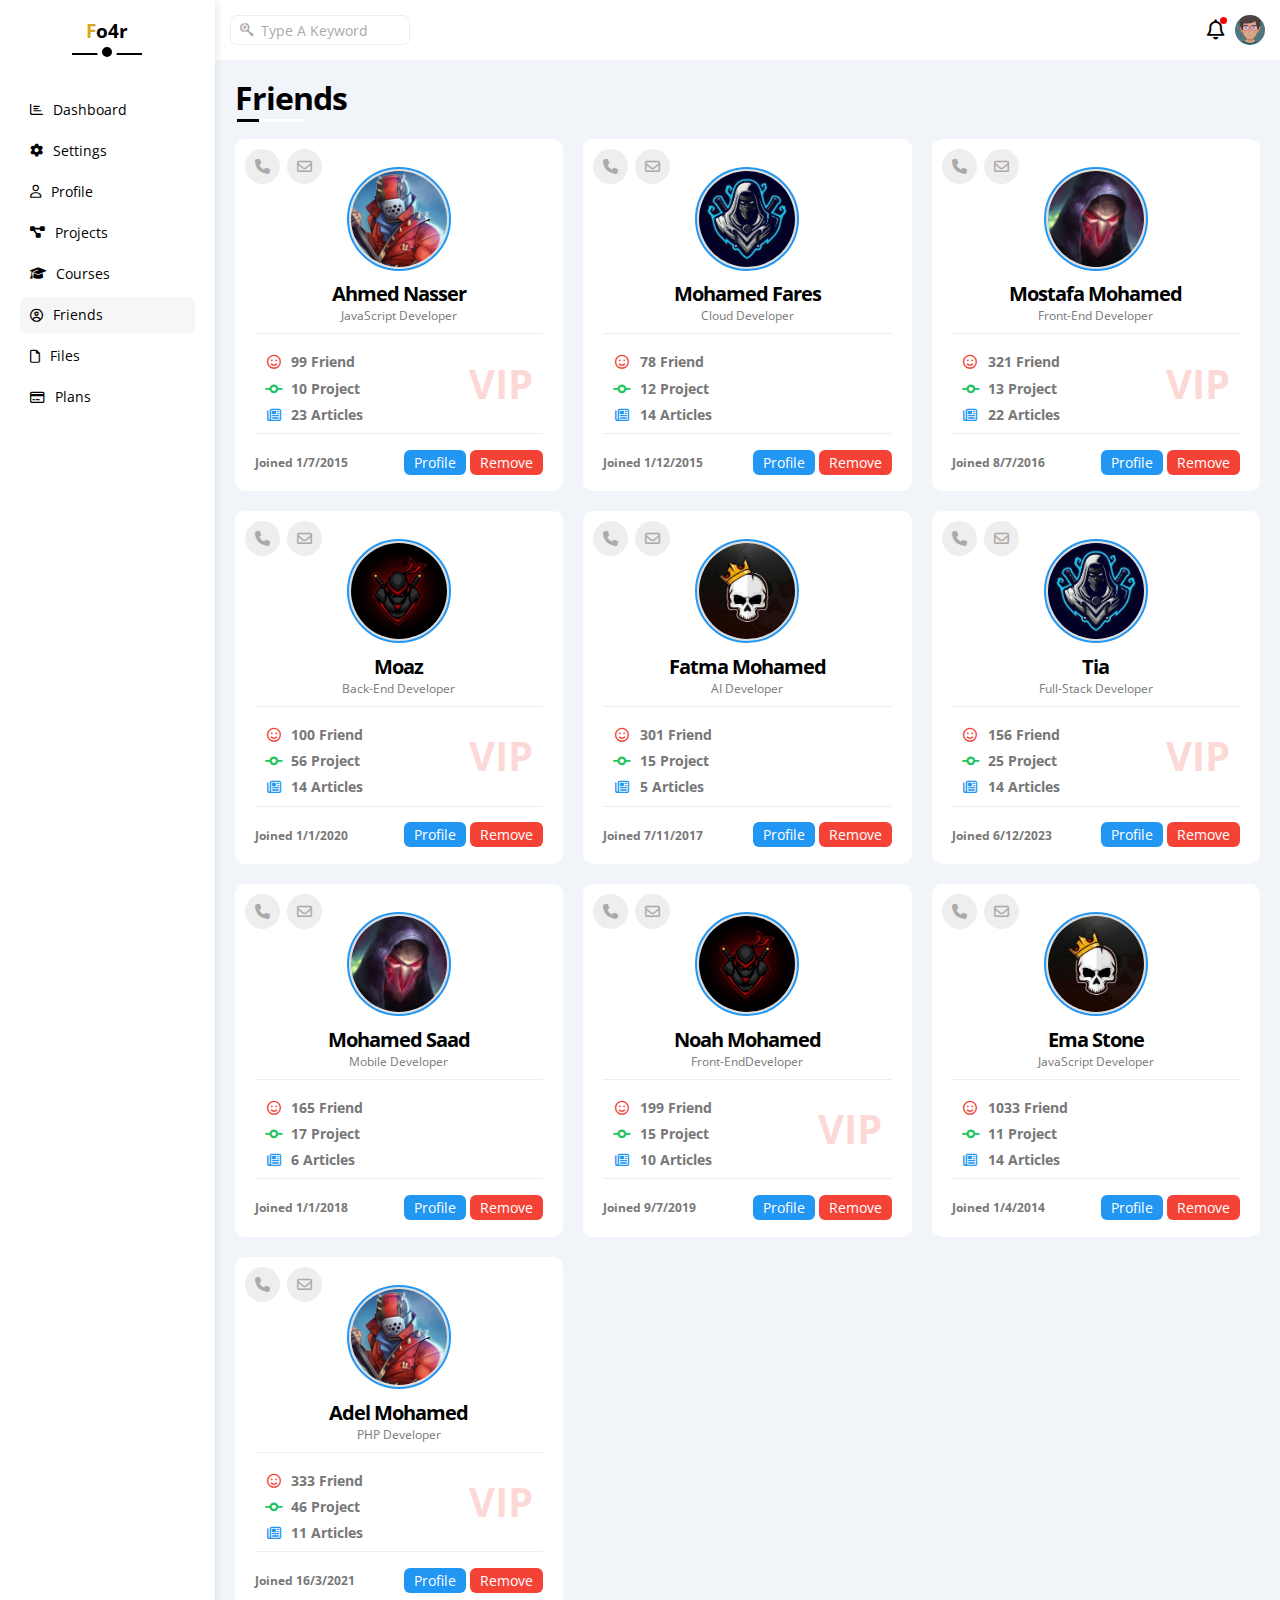
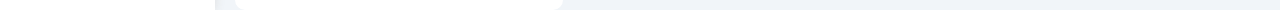
<file: friends.html>
<!DOCTYPE html>
<html lang="en">

<head>
    <meta charset="UTF-8">
    <meta name="viewport" content="width=device-width, initial-scale=1.0">
    <!-- font of page -->
    <link rel="preconnect" href="https://fonts.googleapis.com">
    <link rel="preconnect" href="https://fonts.gstatic.com" crossorigin>
    <link
        href="https://fonts.googleapis.com/css2?family=Borel&family=Cairo:wght@200;700&family=Jomhuria&family=Open+Sans:wght@300;400;700&family=Work+Sans:ital,wght@0,100;0,200;0,300;0,500;0,600;0,800;1,100&display=swap"
        rel="stylesheet">
    <!-- font awesome file (library) -->
    <link rel="stylesheet" href="css/all.min.css">
    <!-- normailze file -->
    <link rel="stylesheet" href="css/normal.css">
    <!-- framwork file -->
    <link rel="stylesheet" href="css/framwork.css">
    <!-- main css file -->
    <link rel="stylesheet" href="css/main.css">
    <title>F4-Friends</title>
</head>

<body>
    <!-- sidebar start -->
    <div class="page d-flex p-relt">
        <div class="sidebar bg-white p-20 p-relt">
            <h3 class="p-relt txt-c mt-0">Fo4r</h3>
            <ul>
                <li>
                    <a class="d-flex align-center fs-14 c-black br-7 p-10" href="index.html">
                        <i class="fa-regular fa-chart-bar fa-wi mr-10"></i>
                        <span>Dashboard</span>
                    </a>
                </li>
                <li>
                    <a class="d-flex align-center fs-14 c-black br-7 p-10" href="settings.html">
                        <i class="fa-solid fa-gear fa-wi mr-10"></i>
                        <span>Settings</span>
                    </a>
                </li>
                <li>
                    <a class=" d-flex align-center fs-14 c-black br-7 p-10" href="profile.html">
                        <i class="fa-regular fa-user fa-wi mr-10"></i>
                        <span>Profile</span>
                    </a>
                </li>
                <li>
                    <a class="  d-flex align-center fs-14 c-black br-7 p-10" href="projects.html">
                        <i class="fa-solid fa-diagram-project fa-wi mr-10"></i>
                        <span>Projects</span>
                    </a>
                </li>
                <li>
                    <a class=" d-flex align-center fs-14 c-black br-7 p-10" href="courses.html">
                        <i class="fa-solid fa-graduation-cap fa-wi mr-10"></i>
                        <span>Courses</span>
                    </a>
                </li>
                <li>
                    <a class=" active d-flex align-center fs-14 c-black br-7 p-10" href="friends.html">
                        <i class="fa-regular fa-circle-user fa-wi mr-10"></i>
                        <span>Friends</span>
                    </a>
                </li>
                <li>
                    <a class="d-flex align-center fs-14 c-black br-7 p-10" href="files.html">
                        <i class="fa-regular fa-file fa-wi mr-10"></i>
                        <span>Files</span>
                    </a>
                </li>
                <li>
                    <a class="d-flex align-center fs-14 c-black br-7 p-10" href="plans.html">
                        <i class="fa-regular fa-credit-card fa-wi mr-10"></i>
                        <span>Plans</span>
                    </a>
                </li>
            </ul>
        </div>
        <!-- sidebar end -->
        <div class="content full-w">
            <!-- content start -->
            <div class="head p-15 bg-white d-flex align-center space-between">
                <form class="p-relt">
                    <input class="br-7 p-5 p-relt" type="search" placeholder="type a keyword" name="search">
                </form>
                <div class="icon  p-relt"> <i class="fa-regular fa-bell"></i></div>
                <img src="photos/avatar-04.png" alt="photo">
            </div>
            <div class="main-title p-relt w-fit m-20">
                <h1 class="mt-0">Friends</h1>
            </div>
            <div class="friends-page d-grid gap-20">
                <div class="friends-1 bg-white br-10 p-relt">
                    <div class="icons d-flex">
                        <i class="fa-solid fa-phone"></i>
                        <i class="fa-regular fa-envelope"></i>
                    </div>
                    <div class="f-photo txt-c m-20 mb-0">
                        <img src="photos/friend-01.jpg" alt="photo">
                        <p class="fs-20 f-weight c-black mb-0 mt-10 letter-s">Ahmed Nasser</p>
                        <span class="fs-12 c-grey">JavaScript Developer</span>
                    </div>
                    <div class=" stats m-20 between-flex mt-0 mb-0 p-10">
                        <div class="flex-c">
                            <div class="mt-10 fs-14">
                                <i class="fa-regular fa-face-smile fa-fw mr-5 c-red"></i>
                                <span class="c-grey f-weight">99 friend</span>
                            </div>
                            <div class="mt-10 fs-14">
                                <i class="fa-solid fa-code-commit fa-fw mr-5 c-green"></i>
                                <span class="c-grey f-weight">10 project</span>
                            </div>
                            <div class="mt-10 fs-14">
                                <i class="fa-regular fa-newspaper fa-fw mr-5 c-blue"></i>
                                <span class="c-grey f-weight">23 articles</span>
                            </div>
                        </div>
                        <div class="vip fs-20 c-red"><h1 class="m-0">VIP</h1></div>
                    </div>
                    <div class="foot between-flex m-20 mt-0 mb-0 ">
                        <p class="c-grey fs-12 f-weight">Joined 1/7/2015</p>
                        <div class="fs-14">
                            <a class="c-white bg-blue bt-s "href="profile.html">profile</a>
                            <a class="c-white bg-red bt-s" href="#">remove</a>
                        </div>
                    </div>
                </div>
                <div class="friends-1 bg-white br-10 p-relt">
                    <div class="icons d-flex">
                        <i class="fa-solid fa-phone"></i>
                        <i class="fa-regular fa-envelope"></i>
                    </div>
                    <div class="f-photo txt-c m-20 mb-0">
                        <img src="photos/friend-02.jpg" alt="photo">
                        <p class="fs-20 f-weight c-black mb-0 mt-10 letter-s">Mohamed fares</p>
                        <span class="fs-12 c-grey">cloud Developer</span>
                    </div>
                    <div class=" stats m-20 between-flex mt-0 mb-0 p-10">
                        <div class="flex-c">
                            <div class="mt-10 fs-14">
                                <i class="fa-regular fa-face-smile fa-fw mr-5 c-red"></i>
                                <span class="c-grey f-weight">78 friend</span>
                            </div>
                            <div class="mt-10 fs-14">
                                <i class="fa-solid fa-code-commit fa-fw mr-5 c-green"></i>
                                <span class="c-grey f-weight">12 project</span>
                            </div>
                            <div class="mt-10 fs-14">
                                <i class="fa-regular fa-newspaper fa-fw mr-5 c-blue"></i>
                                <span class="c-grey f-weight">14 articles</span>
                            </div>
                        </div>
                    </div>
                    <div class="foot between-flex m-20 mt-0 mb-0 ">
                        <p class="c-grey fs-12 f-weight">Joined 1/12/2015</p>
                        <div class="fs-14">
                            <a class="c-white bg-blue bt-s "href="profile.html">profile</a>
                            <a class="c-white bg-red bt-s" href="#">remove</a>
                        </div>
                    </div>
                </div>
                <div class="friends-1 bg-white br-10 p-relt">
                    <div class="icons d-flex">
                        <i class="fa-solid fa-phone"></i>
                        <i class="fa-regular fa-envelope"></i>
                    </div>
                    <div class="f-photo txt-c m-20 mb-0">
                        <img src="photos/friend-03.jpg" alt="photo">
                        <p class="fs-20 f-weight c-black mb-0 mt-10 letter-s">mostafa Mohamed</p>
                        <span class="fs-12 c-grey">front-end Developer</span>
                    </div>
                    <div class=" stats m-20 between-flex mt-0 mb-0 p-10">
                        <div class="flex-c">
                            <div class="mt-10 fs-14">
                                <i class="fa-regular fa-face-smile fa-fw mr-5 c-red"></i>
                                <span class="c-grey f-weight">321 friend</span>
                            </div>
                            <div class="mt-10 fs-14">
                                <i class="fa-solid fa-code-commit fa-fw mr-5 c-green"></i>
                                <span class="c-grey f-weight">13 project</span>
                            </div>
                            <div class="mt-10 fs-14">
                                <i class="fa-regular fa-newspaper fa-fw mr-5 c-blue"></i>
                                <span class="c-grey f-weight">22 articles</span>
                            </div>
                        </div>
                        <div class="vip fs-20 c-red"><h1 class="m-0">VIP</h1></div>
                    </div>
                    <div class="foot between-flex m-20 mt-0 mb-0 ">
                        <p class="c-grey fs-12 f-weight">Joined 8/7/2016</p>
                        <div class="fs-14">
                            <a class="c-white bg-blue bt-s "href="profile.html">profile</a>
                            <a class="c-white bg-red bt-s" href="#">remove</a>
                        </div>
                    </div>
                </div>
                <div class="friends-1 bg-white br-10 p-relt">
                    <div class="icons d-flex">
                        <i class="fa-solid fa-phone"></i>
                        <i class="fa-regular fa-envelope"></i>
                    </div>
                    <div class="f-photo txt-c m-20 mb-0">
                        <img src="photos/friend-04 (1).jpg" alt="photo">
                        <p class="fs-20 f-weight c-black mb-0 mt-10 letter-s">moaz</p>
                        <span class="fs-12 c-grey">back-end Developer</span>
                    </div>
                    <div class=" stats m-20 between-flex mt-0 mb-0 p-10">
                        <div class="flex-c">
                            <div class="mt-10 fs-14">
                                <i class="fa-regular fa-face-smile fa-fw mr-5 c-red"></i>
                                <span class="c-grey f-weight">100 friend</span>
                            </div>
                            <div class="mt-10 fs-14">
                                <i class="fa-solid fa-code-commit fa-fw mr-5 c-green"></i>
                                <span class="c-grey f-weight">56 project</span>
                            </div>
                            <div class="mt-10 fs-14">
                                <i class="fa-regular fa-newspaper fa-fw mr-5 c-blue"></i>
                                <span class="c-grey f-weight">14 articles</span>
                            </div>
                        </div>
                        <div class="vip fs-20 c-red"><h1 class="m-0">VIP</h1></div>
                    </div>
                    <div class="foot between-flex m-20 mt-0 mb-0 ">
                        <p class="c-grey fs-12 f-weight">Joined 1/1/2020</p>
                        <div class="fs-14">
                            <a class="c-white bg-blue bt-s "href="profile.html">profile</a>
                            <a class="c-white bg-red bt-s" href="#">remove</a>
                        </div>
                    </div>
                </div>
                <div class="friends-1 bg-white br-10 p-relt">
                    <div class="icons d-flex">
                        <i class="fa-solid fa-phone"></i>
                        <i class="fa-regular fa-envelope"></i>
                    </div>
                    <div class="f-photo txt-c m-20 mb-0">
                        <img src="photos/friend-05.jpg" alt="photo">
                        <p class="fs-20 f-weight c-black mb-0 mt-10 letter-s">fatma mohamed</p>
                        <span class="fs-12 c-grey">AI Developer</span>
                    </div>
                    <div class=" stats m-20 between-flex mt-0 mb-0 p-10">
                        <div class="flex-c">
                            <div class="mt-10 fs-14">
                                <i class="fa-regular fa-face-smile fa-fw mr-5 c-red"></i>
                                <span class="c-grey f-weight">301 friend</span>
                            </div>
                            <div class="mt-10 fs-14">
                                <i class="fa-solid fa-code-commit fa-fw mr-5 c-green"></i>
                                <span class="c-grey f-weight">15 project</span>
                            </div>
                            <div class="mt-10 fs-14">
                                <i class="fa-regular fa-newspaper fa-fw mr-5 c-blue"></i>
                                <span class="c-grey f-weight">5 articles</span>
                            </div>
                        </div>
                    </div>
                    <div class="foot between-flex m-20 mt-0 mb-0 ">
                        <p class="c-grey fs-12 f-weight">Joined 7/11/2017</p>
                        <div class="fs-14">
                            <a class="c-white bg-blue bt-s "href="profile.html">profile</a>
                            <a class="c-white bg-red bt-s" href="#">remove</a>
                        </div>
                    </div>
                </div>
                <div class="friends-1 bg-white br-10 p-relt">
                    <div class="icons d-flex">
                        <i class="fa-solid fa-phone"></i>
                        <i class="fa-regular fa-envelope"></i>
                    </div>
                    <div class="f-photo txt-c m-20 mb-0">
                        <img src="photos/friend-02.jpg" alt="photo">
                        <p class="fs-20 f-weight c-black mb-0 mt-10 letter-s">tia </p>
                        <span class="fs-12 c-grey"> full-stack Developer</span>
                    </div>
                    <div class=" stats m-20 between-flex mt-0 mb-0 p-10">
                        <div class="flex-c">
                            <div class="mt-10 fs-14">
                                <i class="fa-regular fa-face-smile fa-fw mr-5 c-red"></i>
                                <span class="c-grey f-weight">156 friend</span>
                            </div>
                            <div class="mt-10 fs-14">
                                <i class="fa-solid fa-code-commit fa-fw mr-5 c-green"></i>
                                <span class="c-grey f-weight">25 project</span>
                            </div>
                            <div class="mt-10 fs-14">
                                <i class="fa-regular fa-newspaper fa-fw mr-5 c-blue"></i>
                                <span class="c-grey f-weight">14 articles</span>
                            </div>
                        </div>
                        <div class="vip fs-20 c-red"><h1 class="m-0">VIP</h1></div>
                    </div>
                    <div class="foot between-flex m-20 mt-0 mb-0 ">
                        <p class="c-grey fs-12 f-weight">Joined 6/12/2023</p>
                        <div class="fs-14">
                            <a class="c-white bg-blue bt-s "href="profile.html">profile</a>
                            <a class="c-white bg-red bt-s" href="#">remove</a>
                        </div>
                    </div>
                </div>
                <div class="friends-1 bg-white br-10 p-relt">
                    <div class="icons d-flex">
                        <i class="fa-solid fa-phone"></i>
                        <i class="fa-regular fa-envelope"></i>
                    </div>
                    <div class="f-photo txt-c m-20 mb-0">
                        <img src="photos/friend-03.jpg" alt="photo">
                        <p class="fs-20 f-weight c-black mb-0 mt-10 letter-s">mohamed saad</p>
                        <span class="fs-12 c-grey">mobile Developer</span>
                    </div>
                    <div class=" stats m-20 between-flex mt-0 mb-0 p-10">
                        <div class="flex-c">
                            <div class="mt-10 fs-14">
                                <i class="fa-regular fa-face-smile fa-fw mr-5 c-red"></i>
                                <span class="c-grey f-weight">165 friend</span>
                            </div>
                            <div class="mt-10 fs-14">
                                <i class="fa-solid fa-code-commit fa-fw mr-5 c-green"></i>
                                <span class="c-grey f-weight">17 project</span>
                            </div>
                            <div class="mt-10 fs-14">
                                <i class="fa-regular fa-newspaper fa-fw mr-5 c-blue"></i>
                                <span class="c-grey f-weight">6 articles</span>
                            </div>
                        </div>
                    </div>
                    <div class="foot between-flex m-20 mt-0 mb-0 ">
                        <p class="c-grey fs-12 f-weight">Joined 1/1/2018</p>
                        <div class="fs-14">
                            <a class="c-white bg-blue bt-s "href="profile.html">profile</a>
                            <a class="c-white bg-red bt-s" href="#">remove</a>
                        </div>
                    </div>
                </div>
                <div class="friends-1 bg-white br-10 p-relt">
                    <div class="icons d-flex">
                        <i class="fa-solid fa-phone"></i>
                        <i class="fa-regular fa-envelope"></i>
                    </div>
                    <div class="f-photo txt-c m-20 mb-0">
                        <img src="photos/friend-04 (1).jpg" alt="photo">
                        <p class="fs-20 f-weight c-black mb-0 mt-10 letter-s">noah mohamed</p>
                        <span class="fs-12 c-grey">front-endDeveloper</span>
                    </div>
                    <div class=" stats m-20 between-flex mt-0 mb-0 p-10">
                        <div class="flex-c">
                            <div class="mt-10 fs-14">
                                <i class="fa-regular fa-face-smile fa-fw mr-5 c-red"></i>
                                <span class="c-grey f-weight">199 friend</span>
                            </div>
                            <div class="mt-10 fs-14">
                                <i class="fa-solid fa-code-commit fa-fw mr-5 c-green"></i>
                                <span class="c-grey f-weight">15 project</span>
                            </div>
                            <div class="mt-10 fs-14">
                                <i class="fa-regular fa-newspaper fa-fw mr-5 c-blue"></i>
                                <span class="c-grey f-weight">10 articles</span>
                            </div>
                        </div>
                        <div class="vip fs-20 c-red"><h1 class="m-0">VIP</h1></div>
                    </div>
                    <div class="foot between-flex m-20 mt-0 mb-0 ">
                        <p class="c-grey fs-12 f-weight">Joined 9/7/2019</p>
                        <div class="fs-14">
                            <a class="c-white bg-blue bt-s "href="profile.html">profile</a>
                            <a class="c-white bg-red bt-s" href="#">remove</a>
                        </div>
                    </div>
                </div>
                <div class="friends-1 bg-white br-10 p-relt">
                    <div class="icons d-flex">
                        <i class="fa-solid fa-phone"></i>
                        <i class="fa-regular fa-envelope"></i>
                    </div>
                    <div class="f-photo txt-c m-20 mb-0">
                        <img src="photos/friend-05.jpg" alt="photo">
                        <p class="fs-20 f-weight c-black mb-0 mt-10 letter-s">ema stone</p>
                        <span class="fs-12 c-grey">JavaScript Developer</span>
                    </div>
                    <div class=" stats m-20 between-flex mt-0 mb-0 p-10">
                        <div class="flex-c">
                            <div class="mt-10 fs-14">
                                <i class="fa-regular fa-face-smile fa-fw mr-5 c-red"></i>
                                <span class="c-grey f-weight">1033 friend</span>
                            </div>
                            <div class="mt-10 fs-14">
                                <i class="fa-solid fa-code-commit fa-fw mr-5 c-green"></i>
                                <span class="c-grey f-weight">11 project</span>
                            </div>
                            <div class="mt-10 fs-14">
                                <i class="fa-regular fa-newspaper fa-fw mr-5 c-blue"></i>
                                <span class="c-grey f-weight">14 articles</span>
                            </div>
                        </div>
                    </div>
                    <div class="foot between-flex m-20 mt-0 mb-0 ">
                        <p class="c-grey fs-12 f-weight">Joined 1/4/2014</p>
                        <div class="fs-14">
                            <a class="c-white bg-blue bt-s "href="profile.html">profile</a>
                            <a class="c-white bg-red bt-s" href="#">remove</a>
                        </div>
                    </div>
                </div>
                <div class="friends-1 bg-white br-10 p-relt">
                    <div class="icons d-flex">
                        <i class="fa-solid fa-phone"></i>
                        <i class="fa-regular fa-envelope"></i>
                    </div>
                    <div class="f-photo txt-c m-20 mb-0">
                        <img src="photos/friend-01.jpg" alt="photo">
                        <p class="fs-20 f-weight c-black mb-0 mt-10 letter-s">adel mohamed</p>
                        <span class="fs-12 c-grey">PHP Developer</span>
                    </div>
                    <div class=" stats m-20 between-flex mt-0 mb-0 p-10">
                        <div class="flex-c">
                            <div class="mt-10 fs-14">
                                <i class="fa-regular fa-face-smile fa-fw mr-5 c-red"></i>
                                <span class="c-grey f-weight">333 friend</span>
                            </div>
                            <div class="mt-10 fs-14">
                                <i class="fa-solid fa-code-commit fa-fw mr-5 c-green"></i>
                                <span class="c-grey f-weight">46 project</span>
                            </div>
                            <div class="mt-10 fs-14">
                                <i class="fa-regular fa-newspaper fa-fw mr-5 c-blue"></i>
                                <span class="c-grey f-weight">11 articles</span>
                            </div>
                        </div>
                        <div class="vip fs-20 c-red"><h1 class="m-0">VIP</h1></div>
                    </div>
                    <div class="foot between-flex m-20 mt-0 mb-0 ">
                        <p class="c-grey fs-12 f-weight">Joined 16/3/2021</p>
                        <div class="fs-14">
                            <a class="c-white bg-blue bt-s "href="profile.html">profile</a>
                            <a class="c-white bg-red bt-s" href="#">remove</a>
                        </div>
                    </div>
                </div>
            </div>
        </div>
    </div>
    <!-- content end -->
</body>

</html>
</file>
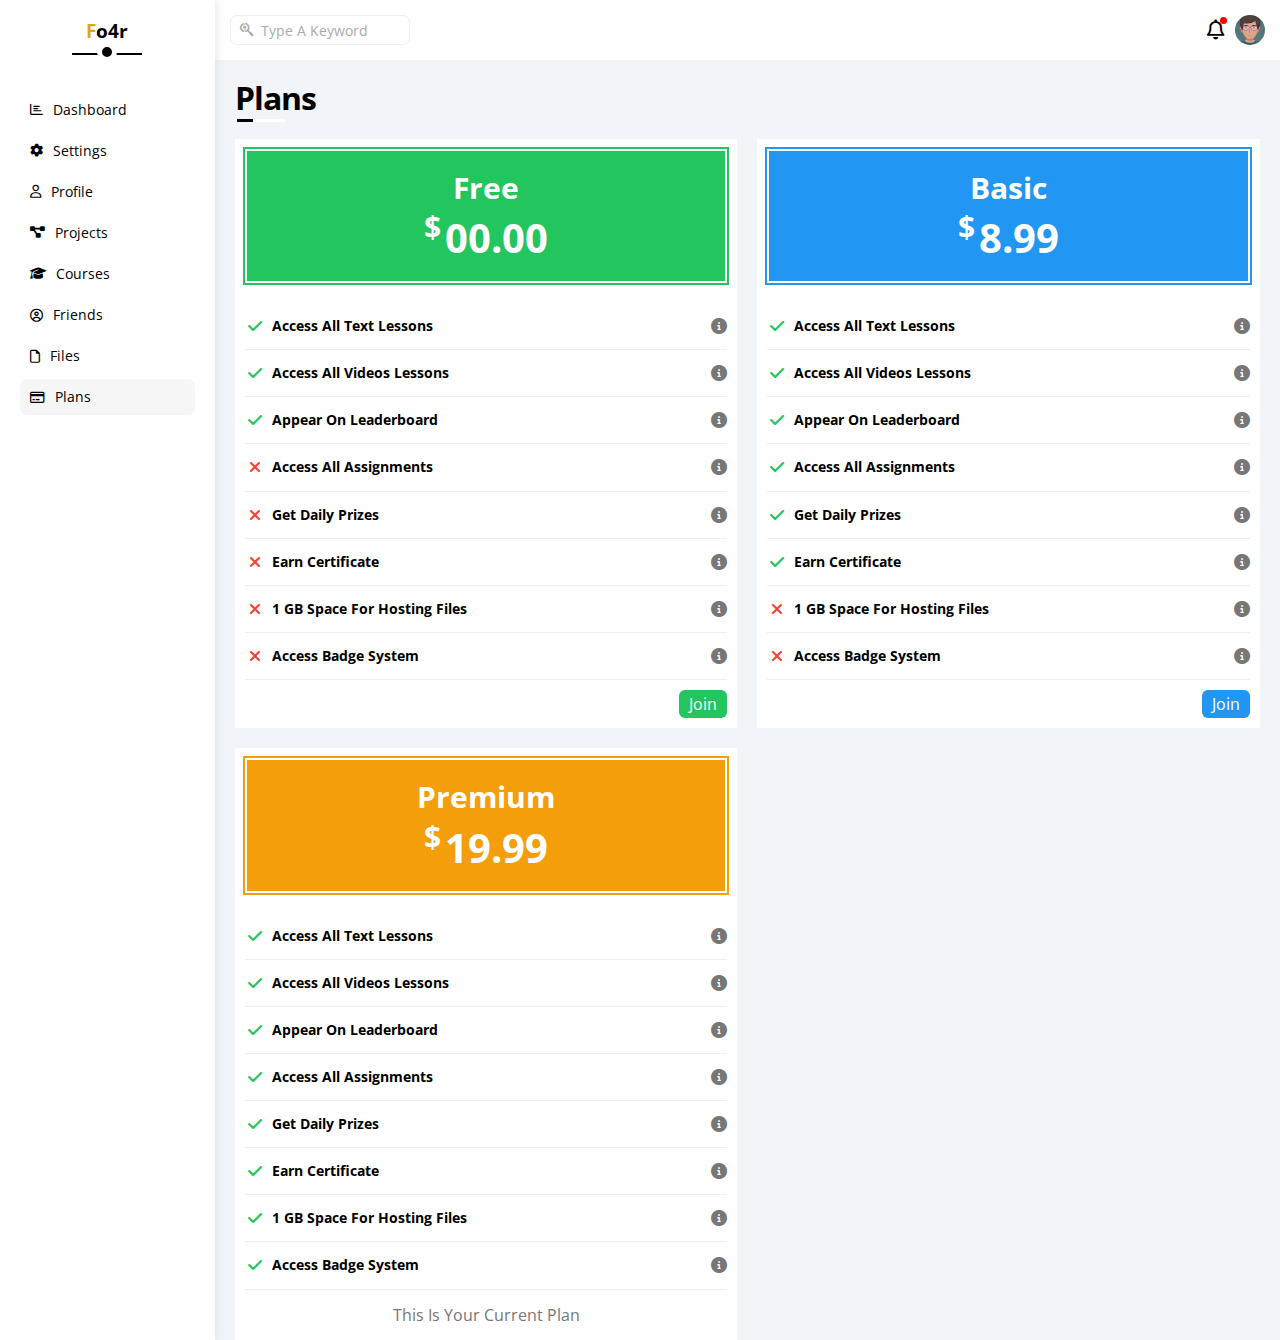
<file: plans.html>
<!DOCTYPE html>
<html lang="en">

<head>
    <meta charset="UTF-8">
    <meta name="viewport" content="width=device-width, initial-scale=1.0">
    <!-- font of page -->
    <link rel="preconnect" href="https://fonts.googleapis.com">
    <link rel="preconnect" href="https://fonts.gstatic.com" crossorigin>
    <link
        href="https://fonts.googleapis.com/css2?family=Borel&family=Cairo:wght@200;700&family=Jomhuria&family=Open+Sans:wght@300;400;700&family=Work+Sans:ital,wght@0,100;0,200;0,300;0,500;0,600;0,800;1,100&display=swap"
        rel="stylesheet">
    <!-- font awesome file (library) -->
    <link rel="stylesheet" href="css/all.min.css">
    <!-- normailze file -->
    <link rel="stylesheet" href="css/normal.css">
    <!-- framwork file -->
    <link rel="stylesheet" href="css/framwork.css">
    <!-- main css file -->
    <link rel="stylesheet" href="css/main.css">
    <title>F4-Plans</title>
</head>

<body>
    <!-- sidebar start -->
    <div class="page d-flex p-relt">
        <div class="sidebar bg-white p-20 p-relt">
            <h3 class="p-relt txt-c mt-0">Fo4r</h3>
            <ul>
                <li>
                    <a class="d-flex align-center fs-14 c-black br-7 p-10" href="index.html">
                        <i class="fa-regular fa-chart-bar fa-wi mr-10"></i>
                        <span>Dashboard</span>
                    </a>
                </li>
                <li>
                    <a class="d-flex align-center fs-14 c-black br-7 p-10" href="settings.html">
                        <i class="fa-solid fa-gear fa-wi mr-10"></i>
                        <span>Settings</span>
                    </a>
                </li>
                <li>
                    <a class=" d-flex align-center fs-14 c-black br-7 p-10" href="profile.html">
                        <i class="fa-regular fa-user fa-wi mr-10"></i>
                        <span>Profile</span>
                    </a>
                </li>
                <li>
                    <a class="  d-flex align-center fs-14 c-black br-7 p-10" href="projects.html">
                        <i class="fa-solid fa-diagram-project fa-wi mr-10"></i>
                        <span>Projects</span>
                    </a>
                </li>
                <li>
                    <a class=" d-flex align-center fs-14 c-black br-7 p-10" href="courses.html">
                        <i class="fa-solid fa-graduation-cap fa-wi mr-10"></i>
                        <span>Courses</span>
                    </a>
                </li>
                <li>
                    <a class="  d-flex align-center fs-14 c-black br-7 p-10" href="friends.html">
                        <i class="fa-regular fa-circle-user fa-wi mr-10"></i>
                        <span>Friends</span>
                    </a>
                </li>
                <li>
                    <a class="  d-flex align-center fs-14 c-black br-7 p-10" href="files.html">
                        <i class="fa-regular fa-file fa-wi mr-10"></i>
                        <span>Files</span>
                    </a>
                </li>
                <li>
                    <a class="active d-flex align-center fs-14 c-black br-7 p-10" href="plans.html">
                        <i class="fa-regular fa-credit-card fa-wi mr-10"></i>
                        <span>Plans</span>
                    </a>
                </li>
            </ul>
        </div>
        <!-- sidebar end -->
        <div class="content full-w">
            <!-- content start -->
            <div class="head p-15 bg-white d-flex align-center space-between">
                <form class="p-relt">
                    <input class="br-7 p-5 p-relt" type="search" placeholder="type a keyword" name="search">
                </form>
                <div class="icon  p-relt"> <i class="fa-regular fa-bell"></i></div>
                <img src="photos/avatar-04.png" alt="photo">
            </div>
            <div class="main-title p-relt w-fit m-20">
                <h1 class="mt-0">Plans</h1>
            </div>
            <div class="plans-page d-grid gap-20">
                <div class="plan-1 bg-white p-relt">
                    <div class=" p-name bg-green m-10 txt-c c-white mb-20 ">
                        <p class=" f-weight mb-10 mt-10">free</p>
                        <sup class="f-weight">$</sup>
                        <span class="f-weight">00.00</span>
                    </div>
                    <ul class="prop m-10 mt-10">
                        <div class=" prop-1 d-flex align-center">
                            <i class="fa-solid fa-check fa-fw yes c-green"></i>
                            <li class="fs-14 f-weight">
                                Access All Text Lessons</li>
                            <i class="fa-solid fa-circle-info help c-grey"></i>
                        </div>
                        <div class=" prop-1 d-flex align-center">
                            <i class="fa-solid fa-check fa-fw yes c-green"></i>
                            <li class="fs-14 f-weight"> Access All Videos Lessons</li>
                            <i class="fa-solid fa-circle-info help c-grey"></i>
                        </div>
                        <div class=" prop-1 d-flex align-center">
                            <i class="fa-solid fa-check fa-fw yes c-green"></i>
                            <li class="fs-14 f-weight">
                                Appear On Leaderboard</li>
                            <i class="fa-solid fa-circle-info help c-grey"></i>
                        </div>
                        <div class=" prop-1 d-flex align-center">
                            <i class="fa-solid fa-xmark fa-fw c-red"></i>
                            <li class="fs-14 f-weight">
                                Access All Assignments</li>
                            <i class="fa-solid fa-circle-info help c-grey"></i>
                        </div>
                        <div class=" prop-1 d-flex align-center">
                            <i class="fa-solid fa-xmark fa-fw c-red"></i>
                            <li class="fs-14 f-weight">
                                Get Daily Prizes</li>
                            <i class="fa-solid fa-circle-info help c-grey"></i>
                        </div>
                        <div class=" prop-1 d-flex align-center">
                            <i class="fa-solid fa-xmark fa-fw c-red"></i>
                            <li class="fs-14 f-weight">
                                Earn Certificate</li>
                            <i class="fa-solid fa-circle-info help c-grey"></i>
                        </div>
                        <div class=" prop-1 d-flex align-center">
                            <i class="fa-solid fa-xmark fa-fw c-red"></i>
                            <li class="fs-14 f-weight">
                                1 GB Space For Hosting Files</li>
                            <i class="fa-solid fa-circle-info help c-grey"></i>
                        </div>
                        <div class=" prop-1 d-flex align-center">
                            <i class="fa-solid fa-xmark fa-fw c-red"></i>
                            <li class="fs-14 f-weight">
                                Access Badge System</li>
                            <i class="fa-solid fa-circle-info help c-grey"></i>
                        </div>
                    </ul>
                    <div class="join"> <a class="bt-s bg-green c-white" href="#">join</a>
                    </div>
                </div>
                <div class="plan-1 bg-white p-relt">
                    <div class=" p-name bg-blue m-10 txt-c c-white mb-20 ">
                        <p class=" f-weight mb-10 mt-10">basic</p>
                        <sup class="f-weight">$</sup>
                        <span class="f-weight">8.99</span>
                    </div>
                    <ul class="prop m-10 mt-10">
                        <div class=" prop-1 d-flex align-center">
                            <i class="fa-solid fa-check fa-fw yes c-green"></i>
                            <li class="fs-14 f-weight">
                                Access All Text Lessons</li>
                            <i class="fa-solid fa-circle-info help c-grey"></i>
                        </div>
                        <div class=" prop-1 d-flex align-center">
                            <i class="fa-solid fa-check fa-fw yes c-green"></i>
                            <li class="fs-14 f-weight"> Access All Videos Lessons</li>
                            <i class="fa-solid fa-circle-info help c-grey"></i>
                        </div>
                        <div class=" prop-1 d-flex align-center">
                            <i class="fa-solid fa-check fa-fw yes c-green"></i>
                            <li class="fs-14 f-weight">
                                Appear On Leaderboard</li>
                            <i class="fa-solid fa-circle-info help c-grey"></i>
                        </div>
                        <div class=" prop-1 d-flex align-center">
                            <i class="fa-solid fa-check fa-fw yes c-green"></i>
                            <li class="fs-14 f-weight">
                                Access All Assignments</li>
                            <i class="fa-solid fa-circle-info help c-grey"></i>
                        </div>
                        <div class=" prop-1 d-flex align-center">
                            <i class="fa-solid fa-check fa-fw yes c-green"></i>
                            <li class="fs-14 f-weight">
                                Get Daily Prizes</li>
                            <i class="fa-solid fa-circle-info help c-grey"></i>
                        </div>
                        <div class=" prop-1 d-flex align-center">
                            <i class="fa-solid fa-check fa-fw yes c-green"></i>
                            <li class="fs-14 f-weight">
                                Earn Certificate</li>
                            <i class="fa-solid fa-circle-info help c-grey"></i>
                        </div>
                        <div class=" prop-1 d-flex align-center">
                            <i class="fa-solid fa-xmark fa-fw c-red"></i>
                            <li class="fs-14 f-weight">
                                1 GB Space For Hosting Files</li>
                            <i class="fa-solid fa-circle-info help c-grey"></i>
                        </div>
                        <div class=" prop-1 d-flex align-center">
                            <i class="fa-solid fa-xmark fa-fw c-red"></i>
                            <li class="fs-14 f-weight">
                                Access Badge System</li>
                            <i class="fa-solid fa-circle-info help c-grey"></i>
                        </div>
                    </ul>
                    <div class="join"> <a class="bt-s bg-blue c-white" href="#">join</a>
                    </div>
                </div>
                <div class="plan-1 bg-white p-relt">
                    <div class=" p-name bg-orange m-10 txt-c c-white mb-20 ">
                        <p class=" f-weight mb-10 mt-10">premium</p>
                        <sup class="f-weight">$</sup>
                        <span class="f-weight">19.99</span>
                    </div>
                    <ul class="prop m-10 mt-10">
                        <div class=" prop-1 d-flex align-center">
                            <i class="fa-solid fa-check fa-fw yes c-green"></i>
                            <li class="fs-14 f-weight">
                                Access All Text Lessons</li>
                            <i class="fa-solid fa-circle-info help c-grey"></i>
                        </div>
                        <div class=" prop-1 d-flex align-center">
                            <i class="fa-solid fa-check fa-fw yes c-green"></i>
                            <li class="fs-14 f-weight"> Access All Videos Lessons</li>
                            <i class="fa-solid fa-circle-info help c-grey"></i>
                        </div>
                        <div class=" prop-1 d-flex align-center">
                            <i class="fa-solid fa-check fa-fw yes c-green"></i>
                            <li class="fs-14 f-weight">
                                Appear On Leaderboard</li>
                            <i class="fa-solid fa-circle-info help c-grey"></i>
                        </div>
                        <div class=" prop-1 d-flex align-center">
                            <i class="fa-solid fa-check fa-fw yes c-green"></i>
                            <li class="fs-14 f-weight">
                                Access All Assignments</li>
                            <i class="fa-solid fa-circle-info help c-grey"></i>
                        </div>
                        <div class=" prop-1 d-flex align-center">
                            <i class="fa-solid fa-check fa-fw yes c-green"></i>
                            <li class="fs-14 f-weight">
                                Get Daily Prizes</li>
                            <i class="fa-solid fa-circle-info help c-grey"></i>
                        </div>
                        <div class=" prop-1 d-flex align-center">
                            <i class="fa-solid fa-check fa-fw yes c-green"></i>
                            <li class="fs-14 f-weight">
                                Earn Certificate</li>
                            <i class="fa-solid fa-circle-info help c-grey"></i>
                        </div>
                        <div class=" prop-1 d-flex align-center">
                            <i class="fa-solid fa-check fa-fw yes c-green"></i>
                            <li class="fs-14 f-weight">
                                1 GB Space For Hosting Files</li>
                            <i class="fa-solid fa-circle-info help c-grey"></i>
                        </div>
                        <div class=" prop-1 d-flex align-center">
                            <i class="fa-solid fa-check fa-fw yes c-green"></i>
                            <li class="fs-14 f-weight">
                                Access Badge System</li>
                            <i class="fa-solid fa-circle-info help c-grey"></i>
                        </div>
                    </ul>
                    <div class="txt-c">
                        <p class="c-grey">this is your current plan</p>
                    </div>
                </div>
            </div>
        </div>
    </div>
    </div>
    <!-- content end -->
</body>

</html>
</file>
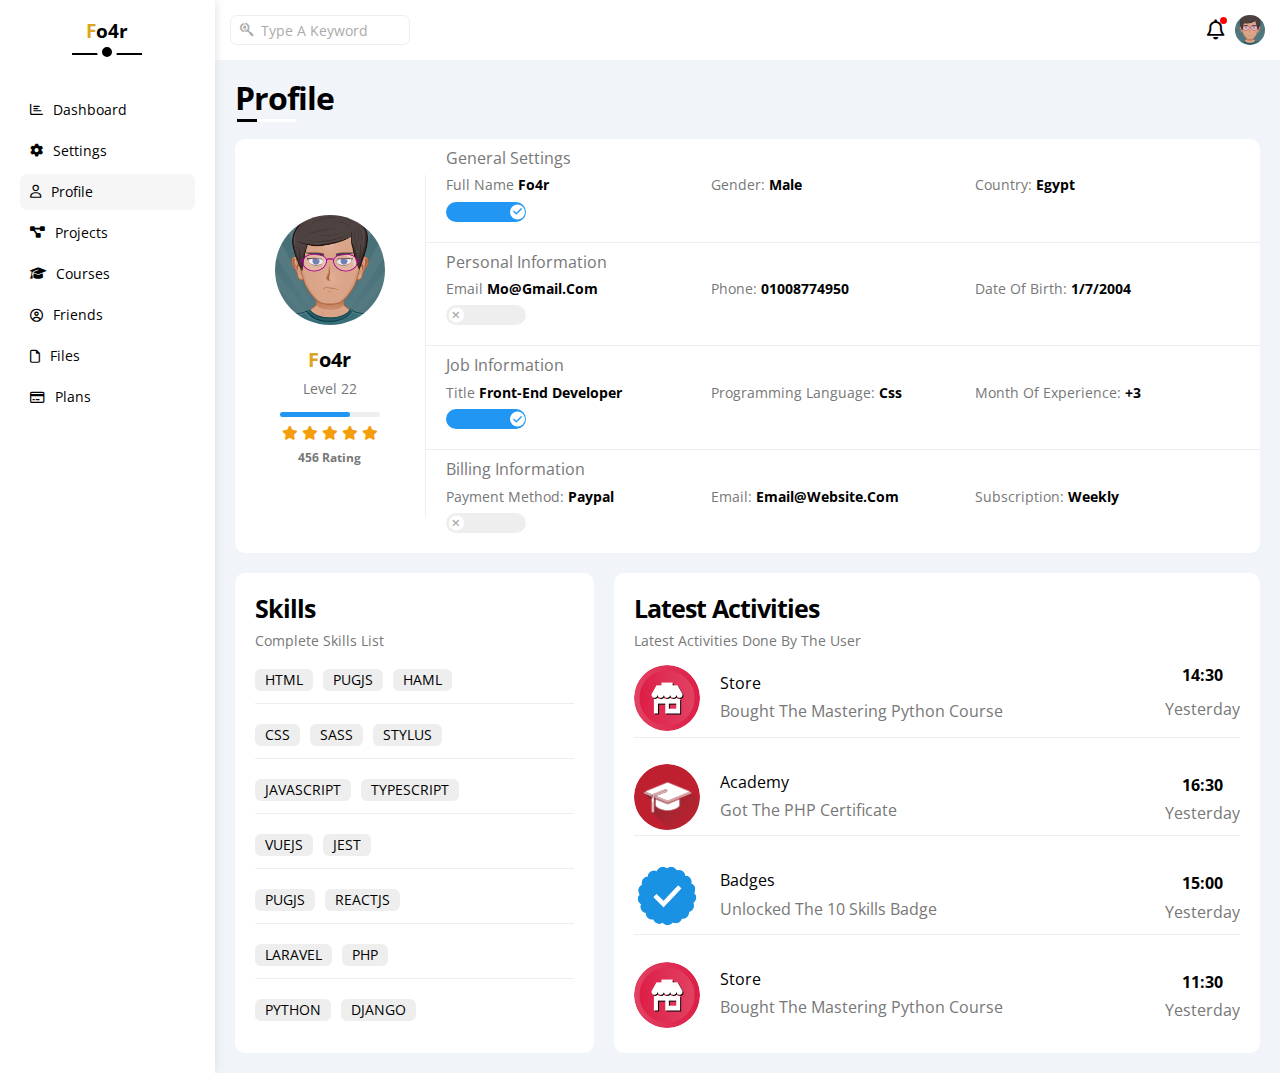
<file: profile.html>
<!DOCTYPE html>
<html lang="en">

<head>
    <meta charset="UTF-8">
    <meta name="viewport" content="width=device-width, initial-scale=1.0">
    <!-- font of page -->
    <link rel="preconnect" href="https://fonts.googleapis.com">
    <link rel="preconnect" href="https://fonts.gstatic.com" crossorigin>
    <link
        href="https://fonts.googleapis.com/css2?family=Borel&family=Cairo:wght@200;700&family=Jomhuria&family=Open+Sans:wght@300;400;700&family=Work+Sans:ital,wght@0,100;0,200;0,300;0,500;0,600;0,800;1,100&display=swap"
        rel="stylesheet">
    <!-- font awesome file (library) -->
    <link rel="stylesheet" href="css/all.min.css">
    <!-- normailze file -->
    <link rel="stylesheet" href="css/normal.css">
    <!-- framwork file -->
    <link rel="stylesheet" href="css/framwork.css">
    <!-- main css file -->
    <link rel="stylesheet" href="css/main.css">
    <title>F4-Profile</title>
</head>

<body>
    <!-- sidebar start -->
    <div class="page d-flex p-relt">
        <div class="sidebar bg-white p-20 p-relt">
            <h3 class="p-relt txt-c mt-0">Fo4r</h3>
            <ul>
                <li>
                    <a class="d-flex align-center fs-14 c-black br-7 p-10" href="index.html">
                        <i class="fa-regular fa-chart-bar fa-wi mr-10"></i>
                        <span>Dashboard</span>
                    </a>
                </li>
                <li>
                    <a class="d-flex align-center fs-14 c-black br-7 p-10" href="settings.html">
                        <i class="fa-solid fa-gear fa-wi mr-10"></i>
                        <span>Settings</span>
                    </a>
                </li>
                <li>
                    <a class=" active d-flex align-center fs-14 c-black br-7 p-10" href="profile.html">
                        <i class="fa-regular fa-user fa-wi mr-10"></i>
                        <span>Profile</span>
                    </a>
                </li>
                <li>
                    <a class="d-flex align-center fs-14 c-black br-7 p-10" href="projects.html">
                        <i class="fa-solid fa-diagram-project fa-wi mr-10"></i>
                        <span>Projects</span>
                    </a>
                </li>
                <li>
                    <a class="d-flex align-center fs-14 c-black br-7 p-10" href="courses.html">
                        <i class="fa-solid fa-graduation-cap fa-wi mr-10"></i>
                        <span>Courses</span>
                    </a>
                </li>
                <li>
                    <a class="d-flex align-center fs-14 c-black br-7 p-10" href="friends.html">
                        <i class="fa-regular fa-circle-user fa-wi mr-10"></i>
                        <span>Friends</span>
                    </a>
                </li>
                <li>
                    <a class="d-flex align-center fs-14 c-black br-7 p-10" href="files.html">
                        <i class="fa-regular fa-file fa-wi mr-10"></i>
                        <span>Files</span>
                    </a>
                </li>
                <li>
                    <a class="d-flex align-center fs-14 c-black br-7 p-10" href="plans.html">
                        <i class="fa-regular fa-credit-card fa-wi mr-10"></i>
                        <span>Plans</span>
                    </a>
                </li>
            </ul>
        </div>
        <!-- sidebar end -->
        <div class="content full-w">
            <!-- content start -->
            <div class="head p-15 bg-white d-flex align-center space-between">
                <form class="p-relt">
                    <input class="br-7 p-5 p-relt" type="search" placeholder="type a keyword" name="search">
                </form>
                <div class="icon  p-relt"> <i class="fa-regular fa-bell"></i></div>
                <img src="photos/avatar-04.png" alt="photo">
            </div>
            <div class="main-title p-relt w-fit m-20">
                <h1 class="mt-0">Profile</h1>
            </div>
            <div class="profile-page m-20 d-flex f-wrap gap-20">
                <div class="my-data bg-white br-10 d-flex align-center block-mobile full-w">
                    <div class="profile-p txt-c m-20 mr-0 ml-0">
                        <img src="photos/avatar-04.png" alt="photo">
                        <p class="f-weight fs-20 mb-10">Fo4r</p>
                        <p class="c-grey mt-0 fs-14">level 22</p>
                        <div class="progress p-relt bg-eee"></div>
                        <i class="fa-solid fa-star c-orange fs-14"></i>
                        <i class="fa-solid fa-star c-orange fs-14"></i>
                        <i class="fa-solid fa-star c-orange fs-14"></i>
                        <i class="fa-solid fa-star c-orange fs-14"></i>
                        <i class="fa-solid fa-star c-orange fs-14"></i>
                        <p class="c-grey fs-12 mt-10 f-weight">456 rating</p>
                    </div>
                    <div class="info-0 full-w">
                        <div class="info-1 d-flex align-center f-wrap">
                            <div class="full-w">
                                <h4 class="c-grey mb-10 mt-10">general settings</h4>
                            </div>
                            <div class="fs-14">
                                <span class="c-grey">full name</span>
                                <span class="f-weight">fo4r</span>
                            </div>
                            <div class="fs-14">
                                <span class="c-grey">gender:</span>
                                <span class="f-weight">male</span>
                            </div>
                            <div class="fs-14">
                                <span class="c-grey">country:</span>
                                <span class="f-weight">egypt</span>
                            </div>
                            <div>
                                <label>
                                    <input type="checkbox" class="checkbox-t-2" checked>
                                    <div class="switch-t-2 mt-0"></div>
                                </label>
                            </div>
                        </div>
                        <div class="info-1 d-flex align-center f-wrap">
                            <div class="full-w">
                                <h4 class="c-grey mb-10 mt-10">Personal Information</h4>
                            </div>
                            <div class="fs-14">
                                <span class="c-grey">email</span>
                                <span class="f-weight">mo@gmail.com</span>
                            </div>
                            <div class="fs-14">
                                <span class="c-grey">phone:</span>
                                <span class="f-weight">01008774950</span>
                            </div>
                            <div class="fs-14">
                                <span class="c-grey">Date Of Birth:</span>
                                <span class="f-weight">1/7/2004</span>
                            </div>
                            <div>
                                <label>
                                    <input type="checkbox" class="checkbox-t-2">
                                    <div class="switch-t-2 mt-0"></div>
                                </label>
                            </div>
                        </div>
                        <div class="info-1 d-flex align-center f-wrap">
                            <div class="full-w">
                                <h4 class="c-grey mb-10 mt-10">Job Information</h4>
                            </div>
                            <div class="fs-14">
                                <span class="c-grey">title</span>
                                <span class="f-weight">front-end developer</span>
                            </div>
                            <div class="fs-14">
                                <span class="c-grey">Programming Language:</span>
                                <span class="f-weight">css</span>
                            </div>
                            <div class="fs-14">
                                <span class="c-grey">month Of Experience:</span>
                                <span class="f-weight">+3</span>
                            </div>
                            <div>
                                <label>
                                    <input type="checkbox" class="checkbox-t-2 " checked>
                                    <div class="switch-t-2 mt-0"></div>
                                </label>
                            </div>
                        </div>
                        <div class="info-1 d-flex align-center f-wrap">
                            <div class="full-w">
                                <h4 class="c-grey mb-10 mt-10">Billing Information</h4>
                            </div>
                            <div class="fs-14">
                                <span class="c-grey">Payment Method:</span>
                                <span class="f-weight">Paypal</span>
                            </div>
                            <div class="fs-14">
                                <span class="c-grey">Email:</span>
                                <span class="f-weight"> email@website.com</span>
                            </div>
                            <div class="fs-14">
                                <span class="c-grey"> Subscription:</span>
                                <span class="f-weight">weekly</span>
                            </div>
                            <div>
                                <label>
                                    <input type="checkbox" class="checkbox-t-2">
                                    <div class="switch-t-2 mt-0"></div>
                                </label>
                            </div>
                        </div>
                    </div>
                </div>
                <div class="skill-box bg-white br-10">
                    <div class="up m-20 mb-0">
                        <h2 class="letter-s mb-0 fs-25">Skills</h2>
                        <p class="c-grey fs-14 mt-10 mb-10">Complete Skills List</p>
                    </div>
                    <div class="skill-1 m-20 d-flex align-center fs-14">
                        <span class="bt-s bg-eee">HTML</span>
                        <span class="bt-s bg-eee ml-10">Pugjs</span>
                        <span class="bt-s bg-eee ml-10">HAML</span>
                    </div>
                    <div class="skill-1 m-20 d-flex align-center fs-14">
                        <span class="bt-s bg-eee">css</span>
                        <span class="bt-s bg-eee ml-10">sass</span>
                        <span class="bt-s bg-eee ml-10">Stylus</span>
                    </div>
                    <div class="skill-1 m-20 d-flex align-center fs-14">
                        <span class="bt-s bg-eee">JavaScript</span>
                        <span class="bt-s bg-eee ml-10">TypeScript</span>
                    </div>
                    <div class="skill-1 m-20 d-flex align-center fs-14">
                        <span class="bt-s bg-eee">Vuejs</span>
                        <span class="bt-s bg-eee ml-10">Jest</span>
                    </div>
                    <div class="skill-1 m-20 d-flex align-center fs-14">
                        <span class="bt-s bg-eee">Pugjs</span>
                        <span class="bt-s bg-eee ml-10">Reactjs</span>
                    </div>
                    <div class="skill-1 m-20 d-flex align-center fs-14">
                        <span class="bt-s bg-eee">Laravel</span>
                        <span class="bt-s bg-eee ml-10">php</span>
                    </div>
                    <div class="skill-1 m-20 d-flex align-center fs-14">
                        <span class="bt-s bg-eee">Python</span>
                        <span class="bt-s bg-eee ml-10">Django</span>
                    </div>
                </div>
                <div class="latest-box bg-white br-10">
                    <div class="up m-20 mb-0">
                        <h2 class="letter-s mb-0 fs-25">Latest Activities</h2>
                        <p class="c-grey fs-14 mt-10 mb-10">Latest Activities Done By The User</p>
                    </div>
                    <div class="latest-1 m-20 d-flex align-center block-mobile">
                        <div class="mr-20">
                            <img src="photos/activity-01 (1).png" alt="photo">
                        </div>
                        <div>
                            <p class="mb-10 mt-10">store</p>
                            <p class="c-grey mt-10">Bought The Mastering Python Course</p>
                        </div>
                        <div class="txt-c">
                            <p class="f-weight mt-0 mb-10">14:30</p>
                            <p class="c-grey">yesterday</p>
                        </div>
                    </div>
                    <div class="latest-1 m-20 d-flex align-center block-mobile">
                        <div class="mr-20">
                            <img src="photos/activity-02.png" alt="photo">
                        </div>
                        <div>
                            <p class="mb-10 mt-10">Academy</p>
                            <p class="c-grey mt-10">Got The PHP Certificate</p>
                        </div>
                        <div class="txt-c">
                            <p class="f-weight mt-0 mb-10">16:30</p>
                            <span class="c-grey">yesterday</span>
                        </div>
                    </div>
                    <div class="latest-1 m-20 d-flex align-center block-mobile">
                        <div class="mr-20">
                            <img src="photos/activity-03.png" alt="photo">
                        </div>
                        <div>
                            <p class="mb-10 mt-10">Badges</p>
                            <p class="c-grey mt-10">Unlocked The 10 Skills Badge</p>
                        </div>
                        <div class="txt-c">
                            <p class="f-weight mt-0 mb-10">15:00</p>
                            <span class="c-grey">yesterday</span>
                        </div>
                    </div>
                    <div class="latest-1 m-20 d-flex align-center block-mobile">
                        <div class="mr-20">
                            <img src="photos/activity-01 (1).png" alt="photo">
                        </div>
                        <div>
                            <p class="mb-10 mt-10">store</p>
                            <p class="c-grey mt-10">Bought The Mastering Python Course</p>
                        </div>
                        <div class="txt-c">
                            <p class="f-weight mt-0 mb-10">11:30</p>
                            <span class="c-grey">yesterday</span>
                        </div>
                    </div>
                </div>
            </div>
        </div>
    </div>
    <!-- content end -->
</body>

</html>
</file>
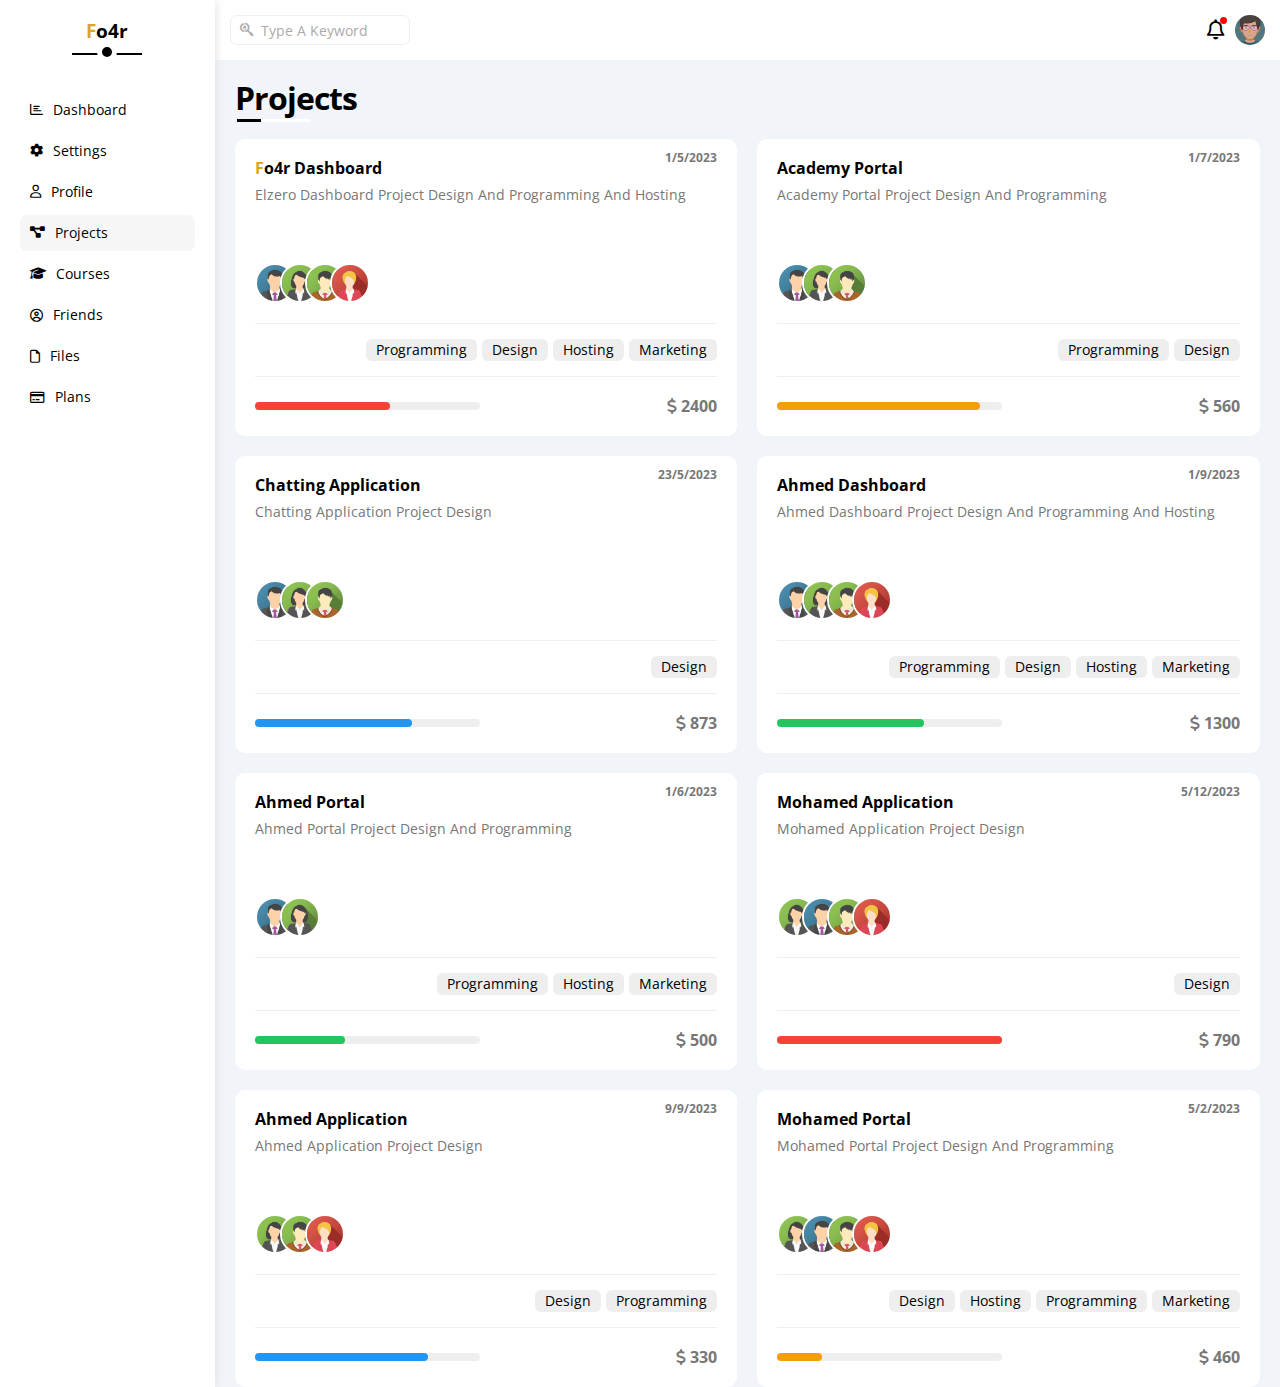
<file: projects.html>
<!DOCTYPE html>
<html lang="en">

<head>
    <meta charset="UTF-8">
    <meta name="viewport" content="width=device-width, initial-scale=1.0">
    <!-- font of page -->
    <link rel="preconnect" href="https://fonts.googleapis.com">
    <link rel="preconnect" href="https://fonts.gstatic.com" crossorigin>
    <link
        href="https://fonts.googleapis.com/css2?family=Borel&family=Cairo:wght@200;700&family=Jomhuria&family=Open+Sans:wght@300;400;700&family=Work+Sans:ital,wght@0,100;0,200;0,300;0,500;0,600;0,800;1,100&display=swap"
        rel="stylesheet">
    <!-- font awesome file (library) -->
    <link rel="stylesheet" href="css/all.min.css">
    <!-- normailze file -->
    <link rel="stylesheet" href="css/normal.css">
    <!-- framwork file -->
    <link rel="stylesheet" href="css/framwork.css">
    <!-- main css file -->
    <link rel="stylesheet" href="css/main.css">
    <title>F4-Projects</title>
</head>

<body>
    <!-- sidebar start -->
    <div class="page d-flex p-relt">
        <div class="sidebar bg-white p-20 p-relt">
            <h3 class="p-relt txt-c mt-0">Fo4r</h3>
            <ul>
                <li>
                    <a class="d-flex align-center fs-14 c-black br-7 p-10" href="index.html">
                        <i class="fa-regular fa-chart-bar fa-wi mr-10"></i>
                        <span>Dashboard</span>
                    </a>
                </li>
                <li>
                    <a class="d-flex align-center fs-14 c-black br-7 p-10" href="settings.html">
                        <i class="fa-solid fa-gear fa-wi mr-10"></i>
                        <span>Settings</span>
                    </a>
                </li>
                <li>
                    <a class=" d-flex align-center fs-14 c-black br-7 p-10" href="profile.html">
                        <i class="fa-regular fa-user fa-wi mr-10"></i>
                        <span>Profile</span>
                    </a>
                </li>
                <li>
                    <a class=" active d-flex align-center fs-14 c-black br-7 p-10" href="projects.html">
                        <i class="fa-solid fa-diagram-project fa-wi mr-10"></i>
                        <span>Projects</span>
                    </a>
                </li>
                <li>
                    <a class="d-flex align-center fs-14 c-black br-7 p-10" href="courses.html">
                        <i class="fa-solid fa-graduation-cap fa-wi mr-10"></i>
                        <span>Courses</span>
                    </a>
                </li>
                <li>
                    <a class="d-flex align-center fs-14 c-black br-7 p-10" href="friends.html">
                        <i class="fa-regular fa-circle-user fa-wi mr-10"></i>
                        <span>Friends</span>
                    </a>
                </li>
                <li>
                    <a class="d-flex align-center fs-14 c-black br-7 p-10" href="files.html">
                        <i class="fa-regular fa-file fa-wi mr-10"></i>
                        <span>Files</span>
                    </a>
                </li>
                <li>
                    <a class="d-flex align-center fs-14 c-black br-7 p-10" href="plans.html">
                        <i class="fa-regular fa-credit-card fa-wi mr-10"></i>
                        <span>Plans</span>
                    </a>
                </li>
            </ul>
        </div>
        <!-- sidebar end -->
        <div class="content full-w">
            <!-- content start -->
            <div class="head p-15 bg-white d-flex align-center space-between">
                <form class="p-relt">
                    <input class="br-7 p-5 p-relt" type="search" placeholder="type a keyword" name="search">
                </form>
                <div class="icon  p-relt"> <i class="fa-regular fa-bell"></i></div>
                <img src="photos/avatar-04.png" alt="photo">
            </div>
            <div class="main-title p-relt w-fit m-20">
                <h1 class="mt-0">projects</h1>
            </div>
            <div class="projects-page d-grid gap-20">
                <div class="project-1 bg-white br-10 p-relt">
                    <div class="m-20">
                        <p class="f-n c-black mb-0 f-weight">Fo4r Dashboard</p>
                        <p class="c-grey fs-14 mt-10">Elzero Dashboard Project Design And Programming And Hosting</p>
                    </div>
                    <p class="date fs-12 f-weight c-grey">1/5/2023</p>
                    <div class="pro-team m-20 p-relt">
                        <img class="p-1" src="photos/team-01.png" alt="photo">
                        <img class="p-2" src="photos/team-02.png" alt="photo">
                        <img class="p-3" src="photos/team-03.png" alt="photo">
                        <img class="p-4" src="photos/team-05.png" alt="photo">
                    </div>
                    <div class="advant d-flex align-center m-20">
                        <span class="bt-s bg-eee fs-14">Programming</span>
                        <span class="bt-s bg-eee fs-14">Design</span>
                        <span class="bt-s bg-eee fs-14">Hosting</span>
                        <span class="bt-s bg-eee fs-14">Marketing</span>
                    </div>
                    <div class=" d-flex align-center space-between m-20">
                        <div class=" progress bg-eee p-relt">
                            <span class="bg-red" style="width: 60%;"></span>
                        </div>
                        <div>
                            <i class="fa-solid fa-dollar-sign f-weight c-grey"></i>
                            <span class="f-weight c-grey ml-5">2400</span>
                        </div>
                    </div>
                </div>
                <div class="project-1 bg-white br-10 p-relt">
                    <div class="m-20">
                        <p class="c-black mb-0 f-weight">Academy Portal</p>
                        <p class="c-grey fs-14 mt-10">Academy Portal Project Design And Programming</p>
                    </div>
                    <p class="date fs-12 f-weight c-grey">1/7/2023</p>
                    <div class="pro-team m-20 p-relt">
                        <img class="p-1" src="photos/team-01.png" alt="photo">
                        <img class="p-2" src="photos/team-02.png" alt="photo">
                        <img class="p-3" src="photos/team-03.png" alt="photo">
                    </div>
                    <div class=" advant d-flex align-center m-20">
                        <span class="bt-s bg-eee fs-14">Programming</span>
                        <span class="bt-s bg-eee fs-14">Design</span>
                    </div>
                    <div class=" d-flex align-center space-between m-20">
                        <div class=" progress bg-eee p-relt">
                            <span class="bg-orange" style="width: 90%;"></span>
                        </div>
                        <div>
                            <i class="fa-solid fa-dollar-sign f-weight c-grey"></i>
                            <span class="f-weight c-grey ml-5">560</span>
                        </div>
                    </div>
                </div>
                <div class="project-1 bg-white br-10 p-relt">
                    <div class="m-20">
                        <p class="c-black mb-0 f-weight">Chatting Application</p>
                        <p class="c-grey fs-14 mt-10">Chatting Application Project Design </p>
                    </div>
                    <p class="date fs-12 f-weight c-grey">23/5/2023</p>
                    <div class="pro-team m-20 p-relt">
                        <img class="p-1" src="photos/team-01.png" alt="photo">
                        <img class="p-2" src="photos/team-02.png" alt="photo">
                        <img class="p-3" src="photos/team-03.png" alt="photo">
                    </div>
                    <div class=" advant d-flex align-center m-20">
                        <span class="bt-s bg-eee fs-14">Design</span>
                    </div>
                    <div class=" d-flex align-center space-between m-20">
                        <div class=" progress bg-eee p-relt">
                            <span class="bg-blue" style="width: 70%;"></span>
                        </div>
                        <div>
                            <i class="fa-solid fa-dollar-sign f-weight c-grey"></i>
                            <span class="f-weight c-grey ml-5">873</span>
                        </div>
                    </div>
                </div>
                <div class="project-1 bg-white br-10 p-relt">
                    <div class="m-20">
                        <p class="c-black mb-0 f-weight">Ahmed Dashboard</p>
                        <p class="c-grey fs-14 mt-10">Ahmed Dashboard Project Design And Programming And Hosting </p>
                    </div>
                    <p class="date fs-12 f-weight c-grey">1/9/2023</p>
                    <div class="pro-team m-20 p-relt">
                        <img class="p-1" src="photos/team-01.png" alt="photo">
                        <img class="p-2" src="photos/team-02.png" alt="photo">
                        <img class="p-3" src="photos/team-03.png" alt="photo">
                        <img class="p-4" src="photos/team-05.png" alt="photo">
                    </div>
                    <div class=" advant d-flex align-center m-20">
                        <span class="bt-s bg-eee fs-14">Programming</span>
                        <span class="bt-s bg-eee fs-14">Design</span>
                        <span class="bt-s bg-eee fs-14">Hosting</span>
                        <span class="bt-s bg-eee fs-14">Marketing</span>
                    </div>
                    <div class=" d-flex align-center space-between m-20">
                        <div class=" progress bg-eee p-relt">
                            <span class="bg-green" style="width: 65%;"></span>
                        </div>
                        <div>
                            <i class="fa-solid fa-dollar-sign f-weight c-grey"></i>
                            <span class="f-weight c-grey ml-5">1300</span>
                        </div>
                    </div>
                </div>
                <div class="project-1 bg-white br-10 p-relt">
                    <div class="m-20">
                        <p class="c-black mb-0 f-weight">Ahmed Portal</p>
                        <p class="c-grey fs-14 mt-10">Ahmed Portal Project Design And Programming </p>
                    </div>
                    <p class="date fs-12 f-weight c-grey">1/6/2023</p>
                    <div class="pro-team m-20 p-relt">
                        <img class="p-1" src="photos/team-01.png" alt="photo">
                        <img class="p-2" src="photos/team-02.png" alt="photo">
                    </div>
                    <div class=" advant d-flex align-center m-20">
                        <span class="bt-s bg-eee fs-14">Programming</span>
                        <span class="bt-s bg-eee fs-14">Hosting</span>
                        <span class="bt-s bg-eee fs-14">Marketing</span>
                    </div>
                    <div class=" d-flex align-center space-between m-20">
                        <div class=" progress bg-eee p-relt">
                            <span class="bg-green" style="width: 40%;"></span>
                        </div>
                        <div>
                            <i class="fa-solid fa-dollar-sign f-weight c-grey"></i>
                            <span class="f-weight c-grey ml-5">500</span>
                        </div>
                    </div>
                </div>
                <div class="project-1 bg-white br-10 p-relt">
                    <div class="m-20">
                        <p class="c-black mb-0 f-weight">Mohamed Application</p>
                        <p class="c-grey fs-14 mt-10">Mohamed Application Project Design </p>
                    </div>
                    <p class="date fs-12 f-weight c-grey">5/12/2023</p>
                    <div class="pro-team m-20 p-relt">
                        <img class="p-1" src="photos/team-02.png" alt="photo">
                        <img class="p-2" src="photos/team-01.png" alt="photo">
                        <img class="p-3" src="photos/team-03.png" alt="photo">
                        <img class="p-4" src="photos/team-05.png" alt="photo">
                    </div>
                    <div class=" advant d-flex align-center m-20">
                        <span class="bt-s bg-eee fs-14">design</span>
                    </div>
                    <div class=" d-flex align-center space-between m-20">
                        <div class=" progress bg-eee p-relt">
                            <span class="bg-red" style="width: 100%;"></span>
                        </div>
                        <div>
                            <i class="fa-solid fa-dollar-sign f-weight c-grey"></i>
                            <span class="f-weight c-grey ml-5">790</span>
                        </div>
                    </div>
                </div>
                <div class="project-1 bg-white br-10 p-relt">
                    <div class="m-20">
                        <p class="c-black mb-0 f-weight">Ahmed Application</p>
                        <p class="c-grey fs-14 mt-10">Ahmed Application Project Design </p>
                    </div>
                    <p class="date fs-12 f-weight c-grey">9/9/2023</p>
                    <div class="pro-team m-20 p-relt">
                        <img class="p-1" src="photos/team-02.png" alt="photo">
                        <img class="p-2" src="photos/team-03.png" alt="photo">
                        <img class="p-3" src="photos/team-05.png" alt="photo">
                    </div>
                    <div class=" advant d-flex align-center m-20">
                        <span class="bt-s bg-eee fs-14">design</span>
                        <span class="bt-s bg-eee fs-14">Programming</span>
                    </div>
                    <div class=" d-flex align-center space-between m-20">
                        <div class=" progress bg-eee p-relt">
                            <span class="bg-blue" style="width: 77%;"></span>
                        </div>
                        <div>
                            <i class="fa-solid fa-dollar-sign f-weight c-grey"></i>
                            <span class="f-weight c-grey ml-5">330</span>
                        </div>
                    </div>
                </div>
                <div class="project-1 bg-white br-10 p-relt">
                    <div class="m-20">
                        <p class="c-black mb-0 f-weight"> Mohamed Portal</p>
                        <p class="c-grey fs-14 mt-10">Mohamed Portal Project Design And Programming </p>
                    </div>
                    <p class="date fs-12 f-weight c-grey">5/2/2023</p>
                    <div class="pro-team m-20 p-relt">
                        <img class="p-1" src="photos/team-02.png" alt="photo">
                        <img class="p-2" src="photos/team-01.png" alt="photo">
                        <img class="p-3" src="photos/team-03.png" alt="photo">
                        <img class="p-4" src="photos/team-05.png" alt="photo">
                    </div>
                    <div class=" advant d-flex align-center m-20">
                        <span class="bt-s bg-eee fs-14">design</span>
                        <span class="bt-s bg-eee fs-14">Hosting</span>
                        <span class="bt-s bg-eee fs-14">Programming</span>
                        <span class="bt-s bg-eee fs-14">Marketing</span>
                    </div>
                    <div class=" d-flex align-center space-between m-20">
                        <div class=" progress bg-eee p-relt">
                            <span class="bg-orange" style="width: 20%;"></span>
                        </div>
                        <div>
                            <i class="fa-solid fa-dollar-sign f-weight c-grey"></i>
                            <span class="f-weight c-grey ml-5">460</span>
                        </div>
                    </div>
                </div>
            </div>
        </div>
    </div>
    <!-- content end -->
</body>

</html>
</file>
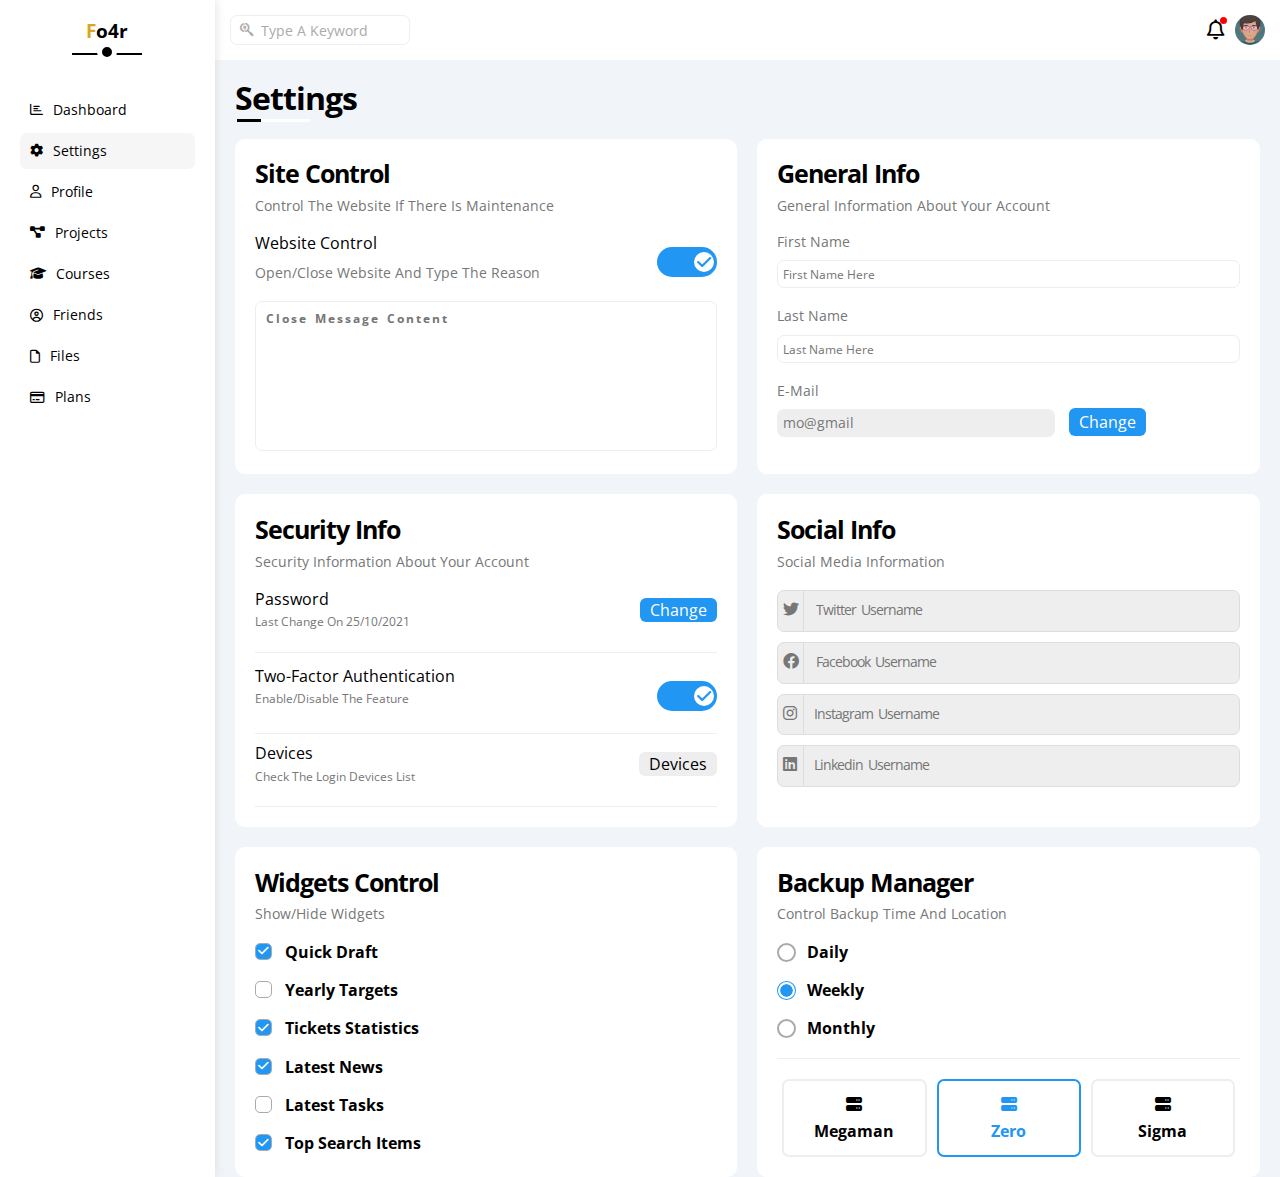
<file: settings.html>
<!DOCTYPE html>
<html lang="en">

<head>
    <meta charset="UTF-8">
    <meta name="viewport" content="width=device-width, initial-scale=1.0">
    <!-- font of page -->
    <link rel="preconnect" href="https://fonts.googleapis.com">
    <link rel="preconnect" href="https://fonts.gstatic.com" crossorigin>
    <link
        href="https://fonts.googleapis.com/css2?family=Borel&family=Cairo:wght@200;700&family=Jomhuria&family=Open+Sans:wght@300;400;700&family=Work+Sans:ital,wght@0,100;0,200;0,300;0,500;0,600;0,800;1,100&display=swap"
        rel="stylesheet">
    <!-- font awesome file (library) -->
    <link rel="stylesheet" href="css/all.min.css">
    <!-- normailze file -->
    <link rel="stylesheet" href="css/normal.css">
    <!-- framwork file -->
    <link rel="stylesheet" href="css/framwork.css">
    <!-- main css file -->
    <link rel="stylesheet" href="css/main.css">



    <title>F4-Settings</title>
</head>

<body>
    <!-- sidebar start -->
    <div class="page d-flex p-relt">
        <div class="sidebar bg-white p-20 p-relt">
            <h3 class="p-relt txt-c mt-0">Fo4r</h3>
            <ul>
                <li>
                    <a class="d-flex align-center fs-14 c-black br-7 p-10" href="index.html">
                        <i class="fa-regular fa-chart-bar fa-wi mr-10"></i>
                        <span>Dashboard</span>
                    </a>
                </li>
                <li>
                    <a class="active d-flex align-center fs-14 c-black br-7 p-10" href="settings.html">
                        <i class="fa-solid fa-gear fa-wi mr-10"></i>
                        <span>Settings</span>
                    </a>
                </li>
                <li>
                    <a class="d-flex align-center fs-14 c-black br-7 p-10" href="profile.html">
                        <i class="fa-regular fa-user fa-wi mr-10"></i>
                        <span>Profile</span>
                    </a>
                </li>
                <li>
                    <a class="d-flex align-center fs-14 c-black br-7 p-10" href="projects.html">
                        <i class="fa-solid fa-diagram-project fa-wi mr-10"></i>
                        <span>Projects</span>
                    </a>
                </li>
                <li>
                    <a class="d-flex align-center fs-14 c-black br-7 p-10" href="courses.html">
                        <i class="fa-solid fa-graduation-cap fa-wi mr-10"></i>
                        <span>Courses</span>
                    </a>
                </li>
                <li>
                    <a class="d-flex align-center fs-14 c-black br-7 p-10" href="friends.html">
                        <i class="fa-regular fa-circle-user fa-wi mr-10"></i>
                        <span>Friends</span>
                    </a>
                </li>
                <li>
                    <a class="d-flex align-center fs-14 c-black br-7 p-10" href="files.html">
                        <i class="fa-regular fa-file fa-wi mr-10"></i>
                        <span>Files</span>
                    </a>
                </li>
                <li>
                    <a class="d-flex align-center fs-14 c-black br-7 p-10" href="plans.html">
                        <i class="fa-regular fa-credit-card fa-wi mr-10"></i>
                        <span>Plans</span>
                    </a>
                </li>
            </ul>
        </div>
        <!-- sidebar end -->
        <div class="content full-w">
            <!-- content start -->
            <div class="head p-15 bg-white d-flex align-center space-between">
                <form class="p-relt">
                    <input class="br-7 p-5 p-relt" type="search" placeholder="type a keyword" name="search">
                </form>
                <div class="icon  p-relt"> <i class="fa-regular fa-bell"></i></div>
                <img src="photos/avatar-04.png" alt="photo">
            </div>
            <div class="main-title p-relt w-fit m-20">
                <h1 class="mt-0">Settings</h1>
            </div>
            <div class="settings-page d-grid gap-20">
                <div class="box-1 bg-white br-10">
                    <div class="up m-20 mb-0">
                        <h2 class="letter-s mb-0 fs-25">Site Control</h2>
                        <p class="c-grey fs-14 mt-10 mb-10">Control The Website If There Is Maintenance</p>
                    </div>
                    <div class="cont-1 d-flex align-center m-20 mt-0">
                        <div class="info">
                            <p class="mb-10 mt-10">Website Control</p>
                            <span class="fs-14 c-grey">Open/Close Website And Type The Reason</span>
                        </div>
                        <label>
                            <input type="checkbox" class="checkbox-t" checked>
                            <div class="switch-t"></div>
                        </label>
                    </div>
                    <form class="m-20">
                        <textarea class=" full-w bg-white p-10 br-7" placeholder="close message content"></textarea>
                    </form>
                </div>
                <div class="box-2 bg-white br-10">
                    <div class="up m-20 mb-0">
                        <h2 class="letter-s mb-0 fs-25">General Info</h2>
                        <p class="c-grey fs-14 mt-10 mb-10">General Information About Your Account</p>
                    </div>
                    <form class="m-20">
                        <label class="d-block mb-10 mt-10 ml-0 c-grey fs-14" for="f-n">first name</label>
                        <input class="full-w mb-10 ml-0 p-5 br-7 fs-14" id="f-n" type="text" name="fir-name"
                            placeholder="first name here">
                        <label class="d-block mb-10 mt-10 ml-0 c-grey fs-14" for="l-n">last name</label>
                        <input class="full-w mb-10 ml-0 p-5 br-7 fs-14" id="l-n" type="text" name="fir-name"
                            placeholder="last name here">
                        <label class="d-block mb-10 mt-10 ml-0 c-grey fs-14" for="mail">E-mail</label>
                        <input class="mb-10 ml-0 p-5 br-7 fs-14 bg-eee c-grey" id="mail" type="email" name="fir-name"
                            value="mo@gmail" disabled>
                        <a class="bt-s bg-blue c-white ml-10" href="#">change</a>
                    </form>
                </div>
                <div class="box-3 bg-white br-10">
                    <div class="up m-20 mb-0">
                        <h2 class="letter-s mb-0 fs-25">Security Info</h2>
                        <p class="c-grey fs-14 mt-10 mb-10">Security Information About Your Account</p>
                    </div>
                    <div class="cont-1 m-20">
                        <div class="password d-flex align-center space-between">
                            <div>
                                <p class="mt-0">password</p>
                                <span class="fs-12 c-grey">Last Change On 25/10/2021</span>
                            </div>
                            <a class="bt-s bg-blue c-white" href="#">change</a>
                        </div>
                        <div class="password d-flex align-center space-between mt-10 ">
                            <div>
                                <p class="mt-0">Two-Factor Authentication</p>
                                <span class="fs-12 c-grey">Enable/Disable The Feature</span>
                            </div>
                            <label>
                                <input type="checkbox" class="checkbox-t" checked>
                                <div class="switch-t"></div>
                            </label>
                        </div>
                        <div class="password d-flex align-center space-between mt-10 ">
                            <div>
                                <p class="mt-0">Devices</p>
                                <span class="fs-12 c-grey">Check The Login Devices List</span>
                            </div>
                            <a class="bt-s bg-eee c-black" href="#">devices</a>
                        </div>
                    </div>
                </div>
                <div class="box-4 bg-white br-10">
                    <div class="up m-20 mb-0">
                        <h2 class="letter-s mb-0 fs-25">Social Info</h2>
                        <p class="c-grey fs-14 mt-10 mb-10">Social Media Information</p>
                    </div>
                    <div class="bars m-20">
                        <div class="bar-1 full-w bg-eee br-7 p-relt">
                            <i class="fa-brands fa-twitter c-grey"></i>
                            <input class="bg-eee letter-s fs-12" type="text" placeholder="twitter username">
                        </div>
                        <div class="bar-1 full-w bg-eee br-7 mt-10 p-relt">
                            <i class="fa-brands fa-facebook c-grey"></i>
                            <input class="bg-eee letter-s fs-12" type="text" placeholder="facebook username">
                        </div>
                        <div class="bar-1 full-w bg-eee br-7 mt-10 p-relt">
                            <i class="fa-brands fa-instagram c-grey"></i>
                            <input class="bg-eee letter-s fs-12" type="text" placeholder="instagram username">
                        </div>
                        <div class="bar-1 full-w bg-eee br-7 mt-10 p-relt">
                            <i class="fa-brands fa-linkedin c-grey"></i>
                            <input class="bg-eee letter-s fs-12" type="text" placeholder="linkedin username">
                        </div>
                    </div>
                </div>
                <div class="box-5 bg-white br-10">
                    <div class="up m-20 mb-0">
                        <h2 class="letter-s mb-0 fs-25">Widgets Control</h2>
                        <p class="c-grey fs-14 mt-10 mb-10">Show/Hide Widgets</p>
                    </div>
                    <div class="list m-20 d-flex align-center ">
                        <input id="one" type="checkbox" class="checkbox-c" checked>
                        <label class="check-c" for="one">Quick Draft</label>
                    </div>
                    <div class="list m-20 d-flex align-center ">
                        <input id="two" type="checkbox" class="checkbox-c">
                        <label class="check-c" for="two">Yearly Targets</label>
                    </div>
                    <div class="list m-20 d-flex align-center ">
                        <input id="three" type="checkbox" class="checkbox-c" checked>
                        <label class="check-c" for="three">Tickets Statistics</label>
                    </div>
                    <div class="list m-20 d-flex align-center ">
                        <input id="four" type="checkbox" class="checkbox-c" checked>
                        <label class="check-c" for="four">Latest News</label>
                    </div>
                    <div class="list m-20 d-flex align-center ">
                        <input id="five" type="checkbox" class="checkbox-c">
                        <label class="check-c" for="five">Latest Tasks</label>
                    </div>
                    <div class="list m-20 d-flex align-center ">
                        <input id="six" type="checkbox" class="checkbox-c" checked>
                        <label class="check-c" for="six">Top Search Items</label>
                    </div>
                </div>
                <div class="box-6 bg-white br-10">
                    <div class="up m-20 mb-0">
                        <h2 class="letter-s mb-0 fs-25">Backup Manager</h2>
                        <p class="c-grey fs-14 mt-10 mb-10">Control Backup Time And Location</p>
                    </div>
                    <div class="bc-times m-20 d-flex align-center">
                        <input class="radio-t" type="radio" id="bc-1" name="Backup">
                        <label class="radio-b" for="bc-1">Daily</label>
                    </div>
                    <div class="bc-times m-20 d-flex align-center">
                        <input class="radio-t" type="radio" id="bc-2" name="Backup" checked>
                        <label class="radio-b" for="bc-2">Weekly</label>
                    </div>
                    <div class="bc-times m-20 d-flex align-center">
                        <input class="radio-t" type="radio" id="bc-3" name="Backup">
                        <label class="radio-b" for="bc-3">Monthly</label>
                    </div>
                    <div class="servers m-20 d-flex align-center space-between block-mobile">
                        <input type="radio" name="server" id="sv-1" >
                        <div class="server-1 txt-c p-15 br-7 full-w">
                            <label for="sv-1">
                                <i class="fa-solid fa-server d-block mb-10"></i>
                                megaman
                            </label>
                        </div>
                        <input type="radio" name="server" id="sv-2" checked>
                        <div class="server-1 txt-c p-15 br-7 full-w">
                            <label for="sv-2">
                                <i class="fa-solid fa-server d-block mb-10"></i>
                                zero
                            </label>
                        </div>
                        <input type="radio" name="server" id="sv-3">
                        <div class="server-1 txt-c p-15 br-7 full-w">
                            <label for="sv-3">
                                <i class="fa-solid fa-server d-block mb-10"></i>
                                sigma
                            </label>
                        </div>
                    </div>
                </div>
            </div>
        </div>
    </div>
    <!-- content end -->
</body>

</html>
</file>
<file: css/framwork.css>
/* box start */
.d-flex {
    display: flex;
}

.flex-c {
    display: flex;
    flex-direction: column;
}

.align-center {
    align-items: center;
}

.center-flex {
    display: flex;
    align-items: center;
    justify-content: center;
}

.space-between {
    justify-content: space-between;
}

.f-wrap {
    flex-wrap: wrap;
}

.d-block {
    display: block;
}

.between-flex {
    display: flex;
    align-items: center;
    justify-content: space-between;
}

.d-grid {
    display: grid;
}

.gap-20 {
    gap: 20px;
}

@media (max-width:767px) {
    .block-mobile {
        display: block;
    }
}

@media (max-width:767px) {
    .hide-mobile {
        display: none;
    }
}

/* box end */

/* colors start */
.bg-white {
    background-color: white;
}

.bg-eee {
    background-color: #eee;
}

.bg-blue {
    background-color: #2196f3;
}

.bg-blue-alt {
    background-color: #095da1;
}

.bg-blue60 {
    background-color: rgb(6, 6, 80);
}

.bg-red {
    background-color: #f44336;
}

.bg-orange {
    background-color: #f59e0b;
}

.bg-green {
    background-color: #22c55e;
}

.bg-blue {
    background-color: #2196f3;
}

.bg-t-blue {
    background-color: rgb(0 117 255 / 20%);
}

.bg-t-red {
    background-color: rgb(245 158 11 / 20%);
}

.bg-t-green {
    background-color: rgb(34 197 94 / 20%);
}

.c-blue {
    color: #2196f3;
}

.c-blue60 {
    color: rgb(6, 6, 80);
}

.c-blue-alt {
    color: #095da1;
}

.c-red {
    color: #f44336;
}

.c-orange {
    color: #f59e0b;
}

.c-green {
    color: #22c55e;
}

.c-black {
    color: black;
}

.c-white {
    color: white;
}

.c-grey {
    color: #777;
}

/* width start */
.full-w {
    width: 100%;
}

.w-fit {
    width: fit-content;
}

/* width end */

/* colors end */


/* padding start */
.p-0 {
    padding: 0;
}

.p-5 {
    padding: 5px;
}

.p-10 {
    padding: 10px;
}

.p-15 {
    padding: 15px;
}

.p-20 {
    padding: 20px;
}

/* padding end */

/* margin start*/
.m-0 {
    margin: 0;
}

.m-10 {
    margin: 10px;
}

.m-20 {
    margin: 20px;
}

.mt-0 {
    margin-top: 0;
}

.mt-10 {
    margin-top: 10px;
}

.mt-20 {
    margin-top: 20px;
}

.mr-0 {
    margin-right: 0;
}

.mr-5 {
    margin-right: 5px;
}

.mr-10 {
    margin-right: 10px;
}

.mr-20 {
    margin-right: 20px;
}

.mb-0 {
    margin-bottom: 0;
}

.mb-5 {
    margin-bottom: 5px;
}

.mb-10 {
    margin-bottom: 10px;
}

.mb-20 {
    margin-bottom: 20px;
}

.ml-0 {
    margin-left: 0;
}

.mr-5 {
    margin-right: 5px;
}

.ml-10 {
    margin-left: 10px;
}

.ml-20 {
    margin-left: 20px;
}


/* margin end*/

/* icons start */
.fa-wi {
    font-size: 13px;
}

/* icons end */
/* position start */
.p-relt {
    position: relative;
}

/* position end */

/* text start */
.txt-c {
    text-align: center;
}

.txt-r {
    text-align: right;
}

.txt-l {
    text-align: left;
}

.fs-12 {
    font-size: 12px;
}

.fs-14 {
    font-size: 14px;
}

.fs-20 {
    font-size: 20px;
}

.fs-25 {
    font-size: 25px;
}

.f-weight {
    font-weight: bold;
}

.letter-s {
    letter-spacing: -1px;
}

/* text end */

/* border start  */
.br-7 {
    border-radius: 7px;
}

.br-10 {
    border-radius: 10px;
}

/* border end  */

/* shapes start */
.bt-s {
    padding: 3px 10px;
    border-radius: 6px;
    border: none;
    text-transform: capitalize;
}

.circle-25 {
    width: 25px;
    height: 25px;
    border-radius: 50%;
    outline: 2px solid #2196f3;
    border: 1px solid white;
}

.circle-15 {
    width: 15px;
    height: 15px;
    border-radius: 50%;
}

.wall {
    width: 2px;
    height: 43px;
}


.squ-52 {
    width: 52px;
    height: 52px;
}

.squ-40 {
    width: 40px;
    height: 40px;
    border-radius: 3px;
}


/* shapes end */
</file>
<file: css/main.css>
/* golbal values start */
body {
    font-family: 'Open Sans', sans-serif;
    text-transform: capitalize;
    background-color: #f1f5f9;
    margin: 0;
    padding: 0;
}

:root {
    --main-color: #2196f3;
    --alt-color: goldenrod;
    --grey-color: rgb(172, 169, 169);
    --orange-color: #f59e0b;
    --green-color: #22c55e;
    --red-color: #f44336;
    --main-transition: 0.3s;
}

* {
    -moz-box-sizing: border-box;
    -webkit-box-sizing: border-box;
    box-sizing: border-box;
}

::-webkit-scrollbar {
    width: 15px;
}

::-webkit-scrollbar-track {
    background-color: white;
}

::-webkit-scrollbar-thumb {
    background-color: #ddd;
}

html {
    scroll-behavior: smooth;
}

ul {
    list-style: none;
    padding: 0;
}

a {
    text-decoration: none;
}

/* golbal values end */
/* animation start */
@keyframes light {
    100% {
        background-color: white;
    }
}

@keyframes move {
    50% {
        transform: translateY(-50px);
    }

    100% {
        transform: translateY(0);

    }
}

@keyframes up {
    100% {
        transform: translateY(-2px);
    }
}

/* animation start */
/* dashboard start */
/* sidebar start */
.page .sidebar {
    width: 250px;
    -webkit-box-shadow: 0 0 10px #ddd;
    -moz-box-shadow: 0 0 10px #ddd;
    box-shadow: 0 0 10px #ddd;
}

.page .sidebar>h3 {
    margin-bottom: 50px;
}

.page .sidebar>h3::first-letter {
    color: var(--alt-color);
}

.page .sidebar h3::before {
    content: "";
    position: absolute;
    bottom: -13px;
    left: 50%;
    transform: translateX(-50%);
    width: 40%;
    height: 2px;
    background-color: black;
}

.page .sidebar h3::after {
    content: "";
    position: absolute;
    bottom: -20px;
    left: 50%;
    transform: translateX(-50%);
    width: 10px;
    height: 10px;
    border-radius: 50%;
    background-color: black;
    border: 5px solid white;
}

.page .sidebar li a {
    margin-bottom: 5px;
    transition: var(--main-transition);
}

.page .sidebar li a:hover,
.page .sidebar li a.active {
    background-color: #f6f6f6;
}

@media (max-width:767px) {
    .page .sidebar {
        width: 58px;
        padding: 10px;
    }

    .page .sidebar>h3 {
        margin-bottom: 10px;
    }

    .page .sidebar h3::after,
    .page .sidebar h3::before {
        display: none;
    }

    .page .sidebar li a>span {
        display: none;
    }
}

/* sidebar end */
/* content start */
.content {
    overflow: hidden;
}

.content .head {
    gap: 10px;
}

.content .head i {
    color: black;
    font-size: 20px;
}

.content .head .icon::before {
    content: "";
    position: absolute;
    top: -3px;
    right: -2px;
    width: 7px;
    height: 7px;
    border-radius: 50%;
    background-color: red;
}

.content .head form {
    flex: 1;
}

.content .head form::before {
    font-family: var(--fa-style-family-brands);
    content: "\f3eb";
    position: absolute;
    left: 10px;
    top: 50%;
    transform: translateY(-50%);
    z-index: 1;
    font-size: 15px;
    color: var(--grey-color);
}

.content .head input {
    outline: none;
    border: 1px solid #eee;
    padding-left: 30px;
    width: 180px;
    transition: width var(--main-transition);

}

.content .head input:focus {
    width: 220px;
    border-color: #ddd;
}

.content .head input::placeholder {
    font-size: 14px;
    text-transform: capitalize;
    color: var(--grey-color);
}

.content .head input:focus::placeholder {
    visibility: hidden;
}

.content .head img {
    width: 30px;
    max-width: 100%;
    height: 30px;
    border-radius: 50%;
}

.content .main-title::before {
    content: "";
    position: absolute;
    bottom: -5px;
    left: 2px;
    background-color: white;
    width: 60%;
    height: 3px;
}

.content .main-title::after {
    content: "";
    position: absolute;
    bottom: -5px;
    left: 2px;
    background-color: black;
    width: 20%;
    height: 3px;
}

.content .main-title h1 {
    padding-left: 0;
    padding-right: 0;
    letter-spacing: -1px;
}

.content .box {
    grid-template-columns: repeat(auto-fill, minmax(450px, 1fr));
    margin-left: 20px;
    margin-right: 20px;
}

@media (max-width:767px) {
    .content .box {
        grid-template-columns: minmax(200px, 1fr);
        margin-left: 10px;
        margin-right: 10px;
    }
}

.content .box-1 .top {
    border-top-right-radius: 10px;
    border-top-left-radius: 10px;
}

.content .box-1 .top>div h2 {
    letter-spacing: -2px;
}

.content .box-1 .top>div p::first-letter {
    color: var(--alt-color);
}

.content .box-1 .top>div p {
    margin-top: 5px;
    font-size: 17px;
}

@media (max-width:767px) {
    .content .box-1 .top>div {
        text-align: center;
    }

    .content .box-1 .top>div h2 {
        font-size: 22px;
    }

    .content .box-1 .top>div p {
        font-size: 14px;
    }
}

.content .box-1 .top img {
    width: 200px;
    margin: 10px 15px;
}

.content .box-1 .avater img {
    width: 64px;
    height: 64px;
    border-radius: 50%;
    border: 4px solid white;
    -webkit-box-shadow: 0 0 5px #ddd;
    -moz-box-shadow: 0 0 5px #ddd;
    box-shadow: 0 0 5px #ddd;
    margin: -32px 0 0 20px;
}

@media (max-width:767px) {
    .content .box-1 .avater img {
        margin: -32px auto 20px;
    }
}

.content .box-1 .stats {
    justify-content: space-evenly;
    margin: 15px 0;
    border-top: 1px solid #eee;
    border-bottom: 1px solid #eee;
}

.content .box-1 .stats div p {
    font-weight: bold;
}

.content .box-1 .stats div:first-child p::first-letter {
    color: var(--alt-color);
}

.content .box-1 a {
    margin: 0 15px 15px auto;
    transition: var(--main-transition);
}

.content .box-1 a:hover {
    background-color: black;
}

.content .box-2 .top h2 {
    letter-spacing: -1px;
}

.content .box-2 .top p {
    margin-top: 7px;
}

@media (max-width:767px) {
    .content .box-2 .top h2 {
        font-size: 22px;
    }

    .content .box-2 .top p {
        font-size: 14px;
    }
}

.content .box-2 form input:first-child,
.content .box-2 form textarea {
    outline: none;
    border: none;
}

.content .box-2 form input:first-child::placeholder,
.content .box-2 form textarea {
    color: var(--grey-color);
    font-size: 12px;
    letter-spacing: -1px;
    word-spacing: 2px;
    text-transform: capitalize;
}

.content .box-2 form textarea {
    min-height: 140px;
    resize: none;
}

.content .box-2 form input[type="submit"] {
    margin: 0 0 15px auto;
    cursor: pointer;
    transition: var(--main-transition);
}

.box-2 form input[type="submit"]:hover {
    background-color: black;
}

.box-3 .top h2 {
    letter-spacing: -1px;
}

.box-3 .top p {
    margin-top: 7px;
}

@media (max-width:767px) {
    .box-3 .top h2 {
        font-size: 22px;
    }

    .box-3 .top p {
        font-size: 14px;
    }
}

.box-3 .content>div:first-child {
    width: 80px;
    height: 70px;
    display: flex;
    align-items: center;
    justify-content: center;
}

.box-3 .content .cl-1,
.box-3 .content>div:last-child>.progress-1 {
    background-color: rgb(0 117 255 / 20%);
}

.box-3 .content .cl-1 i {
    color: var(--main-color);
    font-size: 20px;
}

.box-3 .content .cl-2,
.box-3 .content>div:last-child>.progress-2 {
    background-color: rgb(245 158 11 / 20%);
}

.box-3 .content .cl-2 i {
    color: var(--orange-color);
    font-size: 20px;
}

.box-3 .content .cl-3,
.box-3 .content>div:last-child>.progress-3 {
    background-color: rgb(34 197 94 / 20%);
}

.box-3 .content .cl-3 i {
    color: var(--green-color);
    font-size: 20px;
}

.box-3 .content p {
    margin: 10px 0;
}

.box-3 .content span {
    font-weight: bold;
    font-size: 15px;
}

.box-3 .content>div:last-child>div:last-child {
    height: 4px;
    margin-top: 10px;
}

.box-3 .content>div:last-child>div:last-child::before {
    content: "";
    position: absolute;
    top: 0;
    left: 0;
    height: inherit;
}

.box-3 .content>div:last-child>div:last-child::after {
    position: absolute;
    top: -30px;
    width: 40px;
    height: 20px;
    border: 1px solid #eee;
    border-radius: 7px;
    color: white;
    display: flex;
    align-items: center;
    justify-content: center;
    font-size: 14px;
}

.box-3 .content>div:last-child>.progress-1::before {
    width: 70%;
    background-color: var(--main-color);
}

.box-3 .content>div:last-child>.progress-1::after {
    content: "70%";
    right: calc(30% - 30px);
    background-color: var(--main-color);
}

.box-3 .content>div:last-child>.progress-2::before {
    width: 50%;
    background-color: var(--orange-color);
}

.box-3 .content>div:last-child>.progress-2::after {
    content: "50%";
    right: calc(50% - 30px);
    background-color: var(--orange-color);
}

.box-3 .content>div:last-child>.progress-3::before {
    width: 90%;
    background-color: var(--green-color);
}

.box-3 .content>div:last-child>.progress-3::after {
    content: "90%";
    right: calc(10% - 30px);
    background-color: var(--green-color);
}

.box-4 .top h2 {
    letter-spacing: -1px;
}

.box-4 .top p {
    margin-top: 7px;
}

@media (max-width:767px) {
    .box-4 .top h2 {
        font-size: 22px;
    }

    .box-4 .top p {
        font-size: 14px;
    }
}

.box-4 .cont {
    grid-template-columns: repeat(auto-fill, minmax(225px, 1fr));
}

.box-4 .cont-1 {
    border: 1px solid #ddd;
    padding: 20px 0 10px 0;
    z-index: 1;
    margin: 10px 10px 0 0;
}

.box-4 .cont-1::before {
    content: "";
    position: absolute;
    left: 0;
    top: 0;
    background-color: #fafafa;
    width: 0;
    height: 100%;
    transition: var(--main-transition);
    z-index: -1;
}

.box-4 .cont-1:hover::before {
    width: 100%;
}

.box-4 .cont-1 span {
    font-weight: bold;
    margin-top: 10px;

}

.box-4 .cont-1 p {
    margin-top: 10px;
}

.box-5 .top h2 {
    letter-spacing: -1px;
}

.box-5 .cont-1 {
    padding-left: 0;
    padding-right: 0;
}

.box-5 .cont-1:not(:last-child):before {
    content: "";
    position: absolute;
    bottom: 0;
    left: 0;
    width: 100%;
    height: 1px;
    background-color: #eee;
}

@media (max-width:767px) {
    .box-5 .cont-1 {
        text-align: center;
    }

    .box-5 .top h2 {
        font-size: 22px;
    }

    .box-5 .cont-1 .time {
        margin: 10px auto;
    }
}

.box-5 .cont-1 img {
    max-width: 100%;
    width: 100px;
}

.box-5 .cont-1 .info {
    flex: 1;
}

.box-5 .cont-1 .info p {
    margin-bottom: 5px;
    margin-top: 0;
}

.box-5 .cont-1 .time {
    transition: var(--main-transition);
}

.box-5 .cont-1 .time:hover {
    color: var(--grey-color);
    background-color: black;

}

.box-6 .top h2 {
    letter-spacing: -1px;
}

@media (max-width:767px) {
    .box-6 .top h2 {
        font-size: 22px;
    }
}

.box-6 .cont-1 {
    padding-left: 0;
    padding-right: 0;
}

.box-6 .cont-1:not(:last-child):before {
    content: "";
    position: absolute;
    bottom: 0;
    left: 0;
    width: 100%;
    height: 1px;
    background-color: #eee;
}

.box-6 .cont-1 .info {
    flex: 1;
}

.box-6 .cont-1 .info p {
    margin-top: 5px;
    margin-bottom: 5px;
}

.box-6 .cont-1 i {
    transition: var(--main-transition);
}

.box-6 .cont-1 i:hover {
    color: var(--red-color);
    cursor: pointer;
}

.box-7 .top h2 {
    letter-spacing: -1px;
}

@media (max-width:767px) {
    .box .top h2 {
        font-size: 22px;
    }
}

.box-7 .cont-1 .time {
    transition: var(--main-transition);
}

.box-7 .cont-1 .time:hover {
    background-color: black;
    color: var(--grey-color);
}

.box-8 .top {
    letter-spacing: -1px;
}

@media (max-width:767px) {
    .box-8 .top h2 {
        font-size: 22px;
    }
}

.box-8 .cont-1 {
    padding: 7px 0 10px;

}

.box-8 .cont-1:not(:last-child) {
    border-bottom: 1px solid #eee;
}

.box-8 .cont-1 img {
    width: 40px;
    max-width: 100%;
}

.box-8 .cont-1 .info {
    flex: 1;
}

.box-8 .cont-1 .info p {
    margin-bottom: 2px;
}

.box-8 .cont-1 .size {
    transition: var(--main-transition);
}

.box-8 .cont-1 .size:hover {
    background-color: black;
    color: var(--grey-color);
}

.box-9 .top h2 {
    letter-spacing: -1px;
}

@media (max-width:767px) {
    .box-9 .top h2 {
        font-size: 22px;
    }
}

.box-9 .cont-1 {
    z-index: 1;
}

.box-9 .cont-1::before {
    content: "";
    position: absolute;
    top: 2px;
    left: 12px;
    width: 2px;
    height: calc(100% - 28px);
    background-color: var(--main-color);
    z-index: -1;
}

.box-9 .cont-1 li .lighting {
    animation: light 0.6s infinite alternate forwards;
}

.box-9 img {
    width: 160px;
    max-width: 100%;
    position: absolute;
    right: 30px;
    bottom: 20px;
    opacity: 0.2;
}

.box-9:hover img {
    animation: move 3s alternate;
}

@media (max-width:767px) {
    .box-9 img {
        width: 80px;
        right: 0;
        bottom: 40px;
    }
}

.box-10 .top h2 {
    letter-spacing: -1px;
}

@media (max-width:767px) {
    .box-10 .top h2 {
        font-size: 22px;
    }
}

.box-10 .cont-1 .info p {
    margin-bottom: 5px;
}

.box-11 .top h2 {
    letter-spacing: -1px;
}

@media (max-width:767px) {
    .box-11 .top .h2 {
        font-size: 22px;
    }
}

.box-11 .account {
    padding: 0 0 15px;
    border-bottom: 1px solid #eee;
}

.box-11 .account img {
    max-width: 100%;
    width: 55px;
    height: 55px;
    border-radius: 50%;
}

.box-11 .account .info p {
    font-size: 17px;
    margin-bottom: 5px;
    margin-top: 5px;
}

.box-11 .account .info p::first-letter {
    color: var(--alt-color);
}

.box-11 .post {
    border-bottom: 1px solid #eee;
}

@media (max-width:767px) {
    .box-11 .post {
        text-align: center;
    }
}

.box-11 .post p {
    line-height: 1.5;
    word-spacing: -0.5px;
}

.box-12 .top h2 {
    letter-spacing: -1px;
    margin-bottom: 20px;
}

@media (max-width:767px) {
    .box-12 .top h2 {
        font-size: 22px;
    }
}

.box-12 .cont-1 {
    margin-top: 10px;
    margin-bottom: 10px;
}

.box-12 .cont-1>div {
    display: flex;
    align-items: center;
    justify-content: center;
    transition: var(--main-transition);
}

.box-12 .cont-1>div:hover {
    transform: rotate(4deg);
}

.box-12 .cont-1>p {
    flex: 1;
}


.box-13 h2 {
    letter-spacing: -1px;
}

@media (max-width:767px) {
    .box-13 h2 {
        font-size: 22px;
    }
}

.box-13 table {
    border-spacing: 0;
    min-width: 1000px;
}

@media (max-width:991px) {
    .box-13 {
        margin: 10px;
    }

    .box-13 .table {
        overflow-x: auto;
    }
}

.box-13 table tr th {
    padding: 20px;
}

.box-13 table tbody tr td:last-child {
    border-right: 1px solid #fafafa;
}

.box-13 table tbody tr {
    transition: var(--main-transition);
}

.box-13 table tbody tr:hover {
    background-color: #fafafa;
}

.box-13 table tbody tr td {
    padding: 20px;
    text-align: center;
    border-left: 1px solid #fafafa;
    border-bottom: 1px solid #fafafa;
    font-size: 15px;
}

.box-13 table tbody tr img {
    width: 20px;
    height: 20px;
    border-radius: 50%;
    border: 2px solid white;
}

.box-13 table tr img:nth-child(2) {
    transform: translateX(-10px);

}

.box-13 table tr img:nth-child(3) {
    transform: translateX(-20px);

}

.box-13 table tr img:nth-child(4) {
    transform: translateX(-30px);

}

/* dashboard end */

/* settings start */
.settings-page {
    grid-template-columns: repeat(auto-fill, minmax(450px, 1fr));
    margin-left: 20px;
    margin-right: 20px;
}

@media (max-width:767px) {
    .settings-page {
        grid-template-columns: minmax(200px, 1fr);
        margin-left: 10px;
        margin-right: 10px;
    }
}

.checkbox-t {
    -webkit-appearance: none;
    -moz-appearance: none;
    appearance: none;
}

.switch-t {
    position: relative;
    width: 60px;
    height: 30px;
    background-color: #eee;
    border-radius: 15px;
    transition: var(--main-transition);
    cursor: pointer;
}

.switch-t::before {
    font-family: var(--fa-style-family-classic);
    content: "\f00d";
    font-weight: 900;
    color: var(--grey-color);
    width: 20px;
    height: 20px;
    border-radius: 50%;
    background-color: white;
    position: absolute;
    top: 50%;
    transform: translateY(-50%);
    left: 3px;
    display: flex;
    justify-content: center;
    align-items: center;
    transition: var(--main-transition);
}

.checkbox-t:checked+.switch-t {
    background-color: var(--main-color);
}

.checkbox-t:checked+.switch-t::before {
    content: "\f00c";
    margin-left: 34px;
    color: var(--main-color);
}

.checkbox-c {
    -webkit-appearance: none;
    appearance: none;
}

.check-c {
    position: relative;
    padding-left: 30px;
    font-weight: bold;
    cursor: pointer;
}

.check-c::before {
    content: "";
    position: absolute;
    top: 0;
    left: 0;
    width: 15px;
    height: 15px;
    border: 1px solid var(--grey-color);
    transition: var(--main-transition);
    border-radius: 5px;
}

.check-c:hover.check-c::before {
    border-color: var(--main-color);
}

.check-c::after {
    font-family: var(--fa-style-family-classic);
    content: "\f00c";
    width: 15px;
    height: 15px;
    font-weight: bold;
    font-size: 12px;
    color: white;
    position: absolute;
    left: 1px;
    top: 1px;
    background-color: var(--main-color);
    display: flex;
    justify-content: center;
    align-items: center;
    border-radius: 4px;
    transition: var(--main-transition);
    transform: scale(0) rotate(360deg);

}

.checkbox-c:checked+.check-c::after {
    transform: scale(1) rotate(0deg);
}

.radio-t {
    -webkit-appearance: none;
    appearance: none;
}

.radio-b {
    position: relative;
    padding-left: 30px;
    font-weight: bold;
    cursor: pointer;
}

.radio-b::before {
    content: "";
    position: absolute;
    top: 0;
    left: 0;
    width: 15px;
    height: 15px;
    border-radius: 50%;
    border: 2px solid var(--grey-color);
    transition: var(--main-transition);
}

.radio-b::after {
    content: "";
    position: absolute;
    top: 3px;
    left: 3px;
    width: 13px;
    height: 13px;
    border-radius: 50%;
    outline: 2px solid white;
    background-color: var(--main-color);
    transform: scale(0);
    transition: var(--main-transition);
}

.radio-t:checked+.radio-b::before {
    border-color: var(--main-color);
}

.radio-t:checked+.radio-b::after {
    transform: scale(1);
}

@media(max-width:767px) {
    .settings-page .up h2 {
        font-size: 22px;
    }
}

.settings-page .box-1 .cont-1 .info {
    flex: 1;
}

.settings-page .box-1 form textarea {
    resize: none;
    height: 150px;
    border: none;
    outline: none;
    font-size: 12px;
    text-transform: capitalize;
    border: 1px solid #eee;
}

.settings-page .box-1 form textarea::placeholder {
    word-spacing: 2px;
    letter-spacing: 2px;
    font-size: 12px;
    font-weight: bold;
}

.settings-page .box-2 form input {
    outline: none;
    border: 1px solid #eee;
}

.settings-page .box-2 form input::placeholder {
    text-transform: capitalize;
    font-size: 12px;
}

.settings-page .box-2 form input[type="email"] {
    width: 60%;
}

.settings-page .box-3 .cont-1 .password {
    border-bottom: 1px solid #eee;
    padding: 0 0 22px 0;
}

.settings-page .box-3 .cont-1 .password p {
    margin-bottom: 3px;
}

.settings-page .box-3 .cont-1 a {
    text-transform: capitalize;
}

.settings-page .box-4 .bars .bar-1 {
    border: 1px solid #ddd;
}

.settings-page .box-4 .bars .bar-1::before {
    content: "";
    position: absolute;
    left: 25px;
    top: 0;
    width: 1px;
    height: 100%;
    background-color: #ddd;
}

.settings-page .box-4 .bars .bar-1 i {
    margin-left: 5px;
    transition: var(--main-transition);
}

.settings-page .box-4 .bars .bar-1:hover i {
    color: black;
}

.settings-page .box-4 .bars .bar-1 input {
    border: none;
    outline: none;
    padding: 13px;
    text-transform: capitalize;
}

.settings-page .box-4 .bars .bar-1 input::placeholder {
    text-transform: capitalize;
    word-spacing: 2px;
    font-size: 14px;
}

.settings-page .box-6 .servers input[type="radio"] {
    -webkit-appearance: none;
    appearance: none;
}

.settings-page .box-6 .servers {
    padding: 20px 0 0 0;
    border-top: 1px solid #eee;
}

.settings-page .box-6 .servers .server-1 {
    border: 2px solid #eee;
    transition: var(--main-transition);
    cursor: pointer;
    margin: 0 5px;
}

.settings-page .box-6 .servers .server-1 label {
    font-weight: bold;
    cursor: pointer;
}

.settings-page .box-6 .servers input[type="radio"]:checked+.server-1 {
    border-color: var(--main-color);
    color: var(--main-color);
}

/* settings end */
/* profile start */
@media(max-width:767px) {
    .profile-page .up h2 {
        font-size: 22px;
    }
}

.checkbox-t-2 {
    -webkit-appearance: none;
    -moz-appearance: none;
    appearance: none;
}

.switch-t-2 {
    position: relative;
    width: 80px;
    height: 20px;
    background-color: #eee;
    border-radius: 15px;
    transition: var(--main-transition);
    cursor: pointer;
}

.switch-t-2::before {
    font-family: var(--fa-style-family-classic);
    content: "\f00d";
    font-weight: 900;
    font-size: 10px;
    color: var(--grey-color);
    width: 15px;
    height: 15px;
    border-radius: 50%;
    background-color: white;
    position: absolute;
    top: 50%;
    transform: translateY(-50%);
    left: 3px;
    display: flex;
    justify-content: center;
    align-items: center;
    transition: var(--main-transition);
}

.checkbox-t-2:checked+.switch-t-2 {
    background-color: var(--main-color);
}

.checkbox-t-2:checked+.switch-t-2::before {
    content: "\f00c";
    margin-left: 61px;
    color: var(--main-color);
}

.profile-page .my-data .profile-p {
    border-right: 1px solid #eee;
    padding: 40px;
}

.profile-page .my-data .profile-p img {
    width: 110px;
    height: 110px;
    border-radius: 50%;
}

.profile-page .my-data .profile-p p:nth-child(2)::first-letter {
    color: var(--alt-color);
}

.profile-page .my-data .profile-p .progress {
    width: 100px;
    height: 5px;
    border-radius: 6px;
    margin: 0 auto 6px;
}

.profile-page .my-data .profile-p .progress::before {
    content: "";
    position: absolute;
    top: 0;
    left: 0;
    width: 70%;
    height: 100%;
    border-radius: 6px;
    background-color: var(--main-color);
}

.profile-page .my-data .info-1 {
    padding: 0 20px 20px;
    transition: var(--main-transition);
}

.profile-page .my-data .info-1:not(:last-child) {
    border-bottom: 1px solid #eee;
}

.profile-page .my-data .info-1 div {
    flex-basis: calc(100% / 3);
}

.profile-page .my-data .info-1 div:first-child {
    flex-basis: 100%;
}

@media (max-width:991px) {
    .profile-page .my-data .info-1 {
        display: block;
    }

    .profile-page .my-data .info-1 div:not(:first-child) {
        margin-bottom: 5px;
    }
}

.profile-page .my-data .info-1 div:first-child h4 {
    font-weight: normal;

}

.profile-page .my-data .info-1 .switch-t-2 {
    margin-top: -10px;
}

@media (max-width:767px) {
    .profile-page .my-data .profile-p {
        border-right: none;
        border-bottom: 1px solid #eee;
    }

    .profile-page .my-data .info-1 {
        text-align: center;
    }

    .profile-page .my-data .info-1 .switch-t-2 {
        margin: auto;
    }
}

.profile-page .skill-box {
    flex-basis: 35%;
}

.profile-page .skill-box .skill-1 {
    padding: 0 0 12px;
}

@media (max-width:991px) {
    .profile-page .skill-box .up {
        text-align: center;
    }

    .profile-page .skill-box {
        flex-basis: 100%;
    }

    .profile-page .skill-box .skill-1 {
        justify-content: center;
    }
}

.profile-page .skill-box .skill-1:not(:last-child) {
    border-bottom: 1px solid #eee;
}

.profile-page .skill-box .skill-1 span {
    text-transform: uppercase;
}


.profile-page .latest-box {
    flex-basis: calc(65% - 20px);
}

@media (max-width:991px) {
    .profile-page .latest-box .up {
        text-align: center;
    }

    .profile-page .latest-box {
        flex-basis: 100%;
    }
}

.profile-page .latest-box .latest-1 {
    margin-top: 5px;
    padding-top: 5px;
}

.profile-page .latest-box .latest-1:not(:last-child) {
    border-bottom: 1px solid #eee;
}

.profile-page .latest-box .latest-1 img {
    width: 66px;
    height: 66px;
    border-radius: 50%;
}

@media (max-width:767px) {
    .profile-page .latest-box .latest-1 {
        text-align: center;
    }

    .profile-page .latest-box .latest-1 div:nth-child(1) {
        margin-right: 0;
    }
}

.profile-page .latest-box .latest-1 div:nth-child(2) {
    flex: 1;
}

/* profile end */

/* projects start */
.projects-page {
    grid-template-columns: repeat(auto-fill, minmax(450px, 1fr));
    margin-left: 20px;
    margin-right: 20px;
}

@media(max-width:767px) {
    .projects-page {
        grid-template-columns: minmax(200px, 1fr);
        margin-left: 10px;
        margin-right: 10px;
    }
}

.projects-page .project-1 .f-n::first-letter {
    color: var(--alt-color);
}

.projects-page .project-1 .date {
    position: absolute;
    top: 0;
    right: 20px;
}

.projects-page .project-1 .pro-team {
    min-height: 80px;
}

.projects-page .project-1 img {
    width: 40px;
    height: 40px;
    border: 2px white solid;
    border-radius: 50%;
}

.projects-page .project-1 img:hover {
    z-index: 1;
}

.projects-page .project-1 .p-1 {
    position: absolute;
    bottom: 0;
    left: 0;
}

.projects-page .project-1 .p-2 {
    position: absolute;
    bottom: 0;
    left: 25px;
}

.projects-page .project-1 .p-3 {
    position: absolute;
    bottom: 0;
    left: 50px;
}

.projects-page .project-1 .p-4 {
    position: absolute;
    bottom: 0;
    left: 75px;
}

.projects-page .project-1 .p-5 {
    position: absolute;
    bottom: 0;
    left: 100px;
}

.projects-page .project-1 .advant {
    justify-content: flex-end;
    border-bottom: 1px solid #eee;
    border-top: 1px solid #eee;
    padding: 15px 0;
}

@media (max-width:767px) {
    .projects-page .project-1 .advant {
        flex-direction: column;
        align-items: flex-start;
        gap: 5px;
    }
}

.projects-page .project-1 .advant span {
    margin-left: 5px;
}

.projects-page .project-1 .progress {
    height: 8px;
    width: 225px;
    border-radius: 10px;
}

.projects-page .project-1 .progress span {
    height: 100%;
    position: absolute;
    top: 0;
    left: 0;
    border-radius: 10px;
}

/* projects end */
/* courses start */
.courses-page {
    grid-template-columns: repeat(auto-fill, minmax(300px, 1fr));
    margin-left: 20px;
    margin-right: 20px;
}

@media (max-width:767px) {
    .courses-page {
        grid-template-columns: minmax(200px, 1fr);
        margin-left: 10px;
        margin-right: 10px;
    }
}

.courses-page .course-1::before {
    content: "";
    position: absolute;
    bottom: 45px;
    left: 0;
    width: 100%;
    height: 1px;
    background-color: #eee;
}

.courses-page .course-1 .course-photo {
    max-width: 100%;
    border-top-right-radius: 10px;
    border-top-left-radius: 10px;
}

.courses-page .course-1 .course-av-photo {
    width: 60px;
    height: 60px;
    border-radius: 50%;
    border: 3px solid white;
    position: absolute;
    top: 20px;
    left: 20px;
}

.courses-page .course-1 .info p:first-child {
    letter-spacing: -1px;
}

.courses-page .course-1 .info p:last-child {
    line-height: 1.7;
}

.courses-page .course-1 .button {
    cursor: pointer;
    margin: auto;
    position: relative;
    transition: var(--main-transition);
}

.courses-page .course-1 .button:hover {
    background-color: var(--red-color);
    transform: scale(1.1);
}

/* courses end */
/* friends start */
.friends-page {
    grid-template-columns: repeat(auto-fill, minmax(300px, 1fr));
    margin-left: 20px;
    margin-right: 20px;
}

@media (max-width:767px) {
    .friends-page {
        grid-template-columns: minmax(200px, 1fr);
        margin-left: 10px;
        margin-right: 10px;
    }

}

.friends-page .friends-1 .f-photo {
    padding: 10px 0;
    border-bottom: 1px solid #eee;
}

.friends-page .friends-1 img {
    width: 100px;
    height: 100px;
    border-radius: 50%;
    border: 2px solid #ddd;
    outline: 2px solid var(--main-color);
}

.friends-page .friends-1 .icons {
    position: absolute;
    top: 10px;
    left: 10px;
}

.friends-page .friends-1 .icons i {
    width: 35px;
    height: 35px;
    border-radius: 50%;
    font-size: 15px;
    color: var(--grey-color);
    background-color: #eee;
    display: flex;
    align-items: center;
    justify-content: center;
    transition: var(--main-transition);
    cursor: pointer;

}

.friends-page .friends-1 .icons i:hover {
    background-color: var(--main-color);
    color: white;
}

.friends-page .friends-1 .icons i:first-child {
    margin-right: 7px;
}

.friends-page .friends-1 .stats {
    border-bottom: 1px solid #eee;
}

.friends-page .friends-1 .stats .vip {
    opacity: 0.2;
}

.friends-page .friends-1 .foot {
    padding: 10px 0;
}

/* friends end */

/* files start */
.files-page {
    grid-template-columns: repeat(auto-fill, minmax(225px, 1fr));
    margin-left: 20px;
    margin-right: 20px;
}

.files-page .file-stats {
    grid-row: span 5;
    max-height: 450px;

}

@media (max-width:991px) {
    .files-page .file-stats {
        order: 1;

    }
}

@media (max-width:767px) {
    .files-page {
        grid-template-columns: minmax(200px, 1fr);
        margin-left: 10px;
        margin-right: 10px;
    }

    .files-page .file-stats h3 {
        font-size: 22px;
    }
}

.files-page .file-stats .stats .stats-1 {
    border: 1px solid #eee;
    border-radius: 7px;
    padding: 10px;
    margin-bottom: 8px;
    cursor: pointer;
    transition: var(--main-transition);
}

.files-page .file-stats .stats .stats-1:hover {
    border-color: var(--main-color);
}

.files-page .file-stats .stats .stats-1 div:nth-child(2) {
    flex: 1;
    margin-left: 10px;
}

.files-page .file-stats .stats .upload-b {
    width: fit-content;
    margin: 10px auto;
    padding: 8px;
    transition: var(--main-transition);
}

.files-page .file-stats .stats .upload-b:hover {
    background-color: var(--green-color);
}

.files-page .file-stats .stats .upload-b:hover i {
    animation: up 0.3s infinite alternate;
}

.files-page .file-box i {
    position: absolute;
    top: 8px;
    left: 15px;
    transition: var(--main-transition);
    cursor: pointer;
}

.files-page .file-box i:hover {
    color: var(--main-color);
}

.files-page .file-box .file-n img {
    width: 70px;
    max-width: 100%;
    margin: auto;
    transition: var(--main-transition);
}

.files-page .file-box .file-n img:hover {
    transform: rotate(5deg);
}

.files-page .file-box .user-n {
    border-bottom: 1px solid #eee;
}

/* files end*/

/* plans start */
.plans-page {
    grid-template-columns: repeat(auto-fill, minmax(450px, 1fr));
    margin-left: 20px;
    margin-right: 20px;
}

@media (max-width:767px) {
    .plans-page {
        grid-template-columns: minmax(200px, 1fr);
        margin-left: 10px;
        margin-right: 10px;
    }
}

.plans-page .plan-1:first-child .p-name {
    outline: 2px solid var(--green-color);
    border: 2px solid white;
}


.plans-page .plan-1:not(:first-child, :last-child) .p-name {
    outline: 2px solid var(--main-color);
    border: 2px solid white;
}

.plans-page .plan-1:last-child .p-name {
    outline: 2px solid var(--orange-color);
    border: 2px solid white;
}

.plans-page .plan-1 .p-name {
    padding: 10px 0 20px;
}

.plans-page .plan-1 .p-name span {
    font-size: 40px;
}

.plans-page .plan-1 .p-name p,
.plans-page .plan-1 .p-name sup {
    font-size: 30px;
}

.plans-page .plan-1 .prop-1 {
    padding: 15px 0 15px;
    border-bottom: 1px solid #eee;
}

.plans-page .plan-1 .prop .prop-1 li {
    flex: 1;
    margin-left: 7px;
}

.plans-page .plan-1 .join {
    width: fit-content;
    margin: 15px 10px 15px auto;
}

/* plans end */
</file>
<file: css/normal.css>
/*! normalize.css v8.0.1 | MIT License | github.com/necolas/normalize.css */

/* Document
   ========================================================================== */

/**
 * 1. Correct the line height in all browsers.
 * 2. Prevent adjustments of font size after orientation changes in iOS.
 */

 html {
    line-height: 1.15; /* 1 */
    -webkit-text-size-adjust: 100%; /* 2 */
  }
  
  /* Sections
     ========================================================================== */
  
  /**
   * Remove the margin in all browsers.
   */
  
  body {
    margin: 0;
  }
  
  /**
   * Render the `main` element consistently in IE.
   */
  
  main {
    display: block;
  }
  
  /**
   * Correct the font size and margin on `h1` elements within `section` and
   * `article` contexts in Chrome, Firefox, and Safari.
   */
  
  h1 {
    font-size: 2em;
    margin: 0.67em 0;
  }
  
  /* Grouping content
     ========================================================================== */
  
  /**
   * 1. Add the correct box sizing in Firefox.
   * 2. Show the overflow in Edge and IE.
   */
  
  hr {
    box-sizing: content-box; /* 1 */
    height: 0; /* 1 */
    overflow: visible; /* 2 */
  }
  
  /**
   * 1. Correct the inheritance and scaling of font size in all browsers.
   * 2. Correct the odd `em` font sizing in all browsers.
   */
  
  pre {
    font-family: monospace, monospace; /* 1 */
    font-size: 1em; /* 2 */
  }
  
  /* Text-level semantics
     ========================================================================== */
  
  /**
   * Remove the gray background on active links in IE 10.
   */
  
  a {
    background-color: transparent;
  }
  
  /**
   * 1. Remove the bottom border in Chrome 57-
   * 2. Add the correct text decoration in Chrome, Edge, IE, Opera, and Safari.
   */
  
  abbr[title] {
    border-bottom: none; /* 1 */
    text-decoration: underline; /* 2 */
    text-decoration: underline dotted; /* 2 */
  }
  
  /**
   * Add the correct font weight in Chrome, Edge, and Safari.
   */
  
  b,
  strong {
    font-weight: bolder;
  }
  
  /**
   * 1. Correct the inheritance and scaling of font size in all browsers.
   * 2. Correct the odd `em` font sizing in all browsers.
   */
  
  code,
  kbd,
  samp {
    font-family: monospace, monospace; /* 1 */
    font-size: 1em; /* 2 */
  }
  
  /**
   * Add the correct font size in all browsers.
   */
  
  small {
    font-size: 80%;
  }
  
  /**
   * Prevent `sub` and `sup` elements from affecting the line height in
   * all browsers.
   */
  
  sub,
  sup {
    font-size: 75%;
    line-height: 0;
    position: relative;
    vertical-align: baseline;
  }
  
  sub {
    bottom: -0.25em;
  }
  
  sup {
    top: -0.5em;
  }
  
  /* Embedded content
     ========================================================================== */
  
  /**
   * Remove the border on images inside links in IE 10.
   */
  
  img {
    border-style: none;
  }
  
  /* Forms
     ========================================================================== */
  
  /**
   * 1. Change the font styles in all browsers.
   * 2. Remove the margin in Firefox and Safari.
   */
  
  button,
  input,
  optgroup,
  select,
  textarea {
    font-family: inherit; /* 1 */
    font-size: 100%; /* 1 */
    line-height: 1.15; /* 1 */
    margin: 0; /* 2 */
  }
  
  /**
   * Show the overflow in IE.
   * 1. Show the overflow in Edge.
   */
  
  button,
  input { /* 1 */
    overflow: visible;
  }
  
  /**
   * Remove the inheritance of text transform in Edge, Firefox, and IE.
   * 1. Remove the inheritance of text transform in Firefox.
   */
  
  button,
  select { /* 1 */
    text-transform: none;
  }
  
  /**
   * Correct the inability to style clickable types in iOS and Safari.
   */
  
  button,
  [type="button"],
  [type="reset"],
  [type="submit"] {
    -webkit-appearance: button;
  }
  
  /**
   * Remove the inner border and padding in Firefox.
   */
  
  button::-moz-focus-inner,
  [type="button"]::-moz-focus-inner,
  [type="reset"]::-moz-focus-inner,
  [type="submit"]::-moz-focus-inner {
    border-style: none;
    padding: 0;
  }
  
  /**
   * Restore the focus styles unset by the previous rule.
   */
  
  button:-moz-focusring,
  [type="button"]:-moz-focusring,
  [type="reset"]:-moz-focusring,
  [type="submit"]:-moz-focusring {
    outline: 1px dotted ButtonText;
  }
  
  /**
   * Correct the padding in Firefox.
   */
  
  fieldset {
    padding: 0.35em 0.75em 0.625em;
  }
  
  /**
   * 1. Correct the text wrapping in Edge and IE.
   * 2. Correct the color inheritance from `fieldset` elements in IE.
   * 3. Remove the padding so developers are not caught out when they zero out
   *    `fieldset` elements in all browsers.
   */
  
  legend {
    box-sizing: border-box; /* 1 */
    color: inherit; /* 2 */
    display: table; /* 1 */
    max-width: 100%; /* 1 */
    padding: 0; /* 3 */
    white-space: normal; /* 1 */
  }
  
  /**
   * Add the correct vertical alignment in Chrome, Firefox, and Opera.
   */
  
  progress {
    vertical-align: baseline;
  }
  
  /**
   * Remove the default vertical scrollbar in IE 10+.
   */
  
  textarea {
    overflow: auto;
  }
  
  /**
   * 1. Add the correct box sizing in IE 10.
   * 2. Remove the padding in IE 10.
   */
  
  [type="checkbox"],
  [type="radio"] {
    box-sizing: border-box; /* 1 */
    padding: 0; /* 2 */
  }
  
  /**
   * Correct the cursor style of increment and decrement buttons in Chrome.
   */
  
  [type="number"]::-webkit-inner-spin-button,
  [type="number"]::-webkit-outer-spin-button {
    height: auto;
  }
  
  /**
   * 1. Correct the odd appearance in Chrome and Safari.
   * 2. Correct the outline style in Safari.
   */
  
  [type="search"] {
    -webkit-appearance: textfield; /* 1 */
    outline-offset: -2px; /* 2 */
  }
  
  /**
   * Remove the inner padding in Chrome and Safari on macOS.
   */
  
  [type="search"]::-webkit-search-decoration {
    -webkit-appearance: none;
  }
  
  /**
   * 1. Correct the inability to style clickable types in iOS and Safari.
   * 2. Change font properties to `inherit` in Safari.
   */
  
  ::-webkit-file-upload-button {
    -webkit-appearance: button; /* 1 */
    font: inherit; /* 2 */
  }
  
  /* Interactive
     ========================================================================== */
  
  /*
   * Add the correct display in Edge, IE 10+, and Firefox.
   */
  
  details {
    display: block;
  }
  
  /*
   * Add the correct display in all browsers.
   */
  
  summary {
    display: list-item;
  }
  
  /* Misc
     ========================================================================== */
  
  /**
   * Add the correct display in IE 10+.
   */
  
  template {
    display: none;
  }
  
  /**
   * Add the correct display in IE 10.
   */
  
  [hidden] {
    display: none;
  }
</file>
